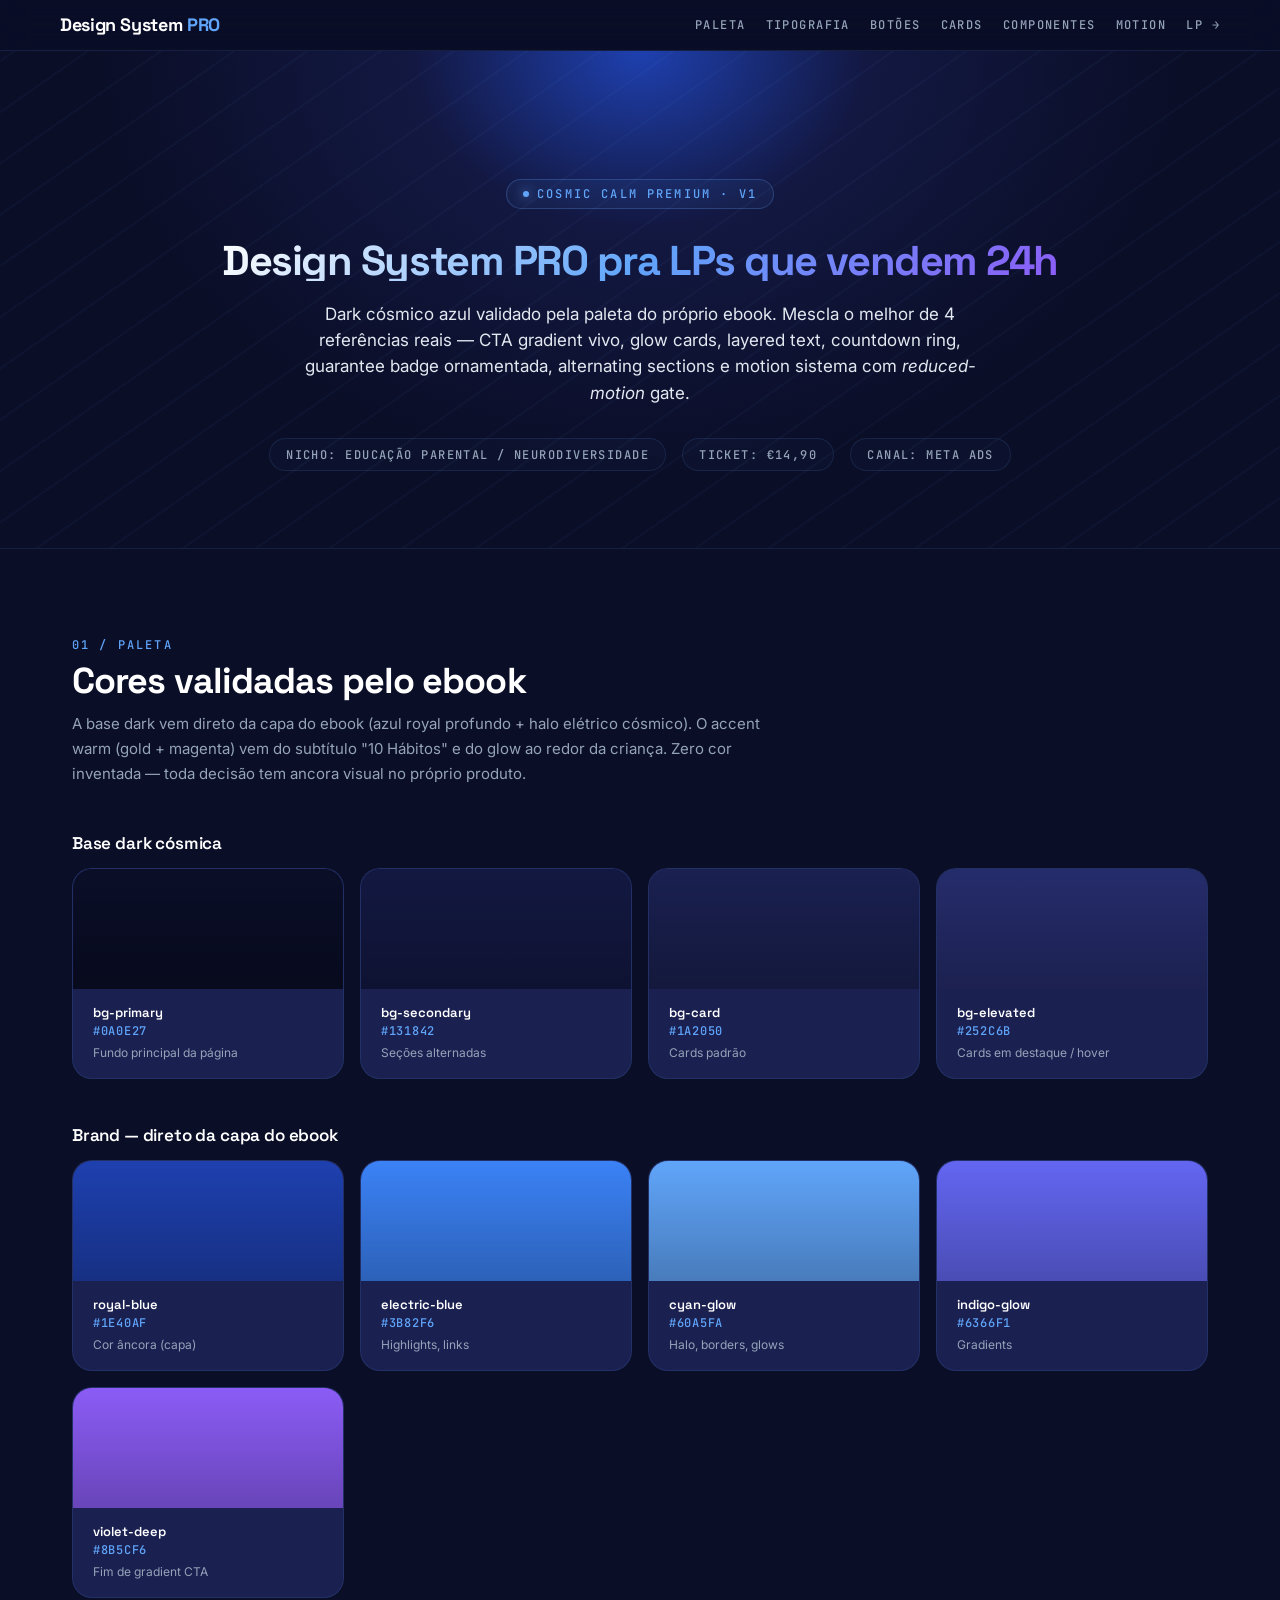
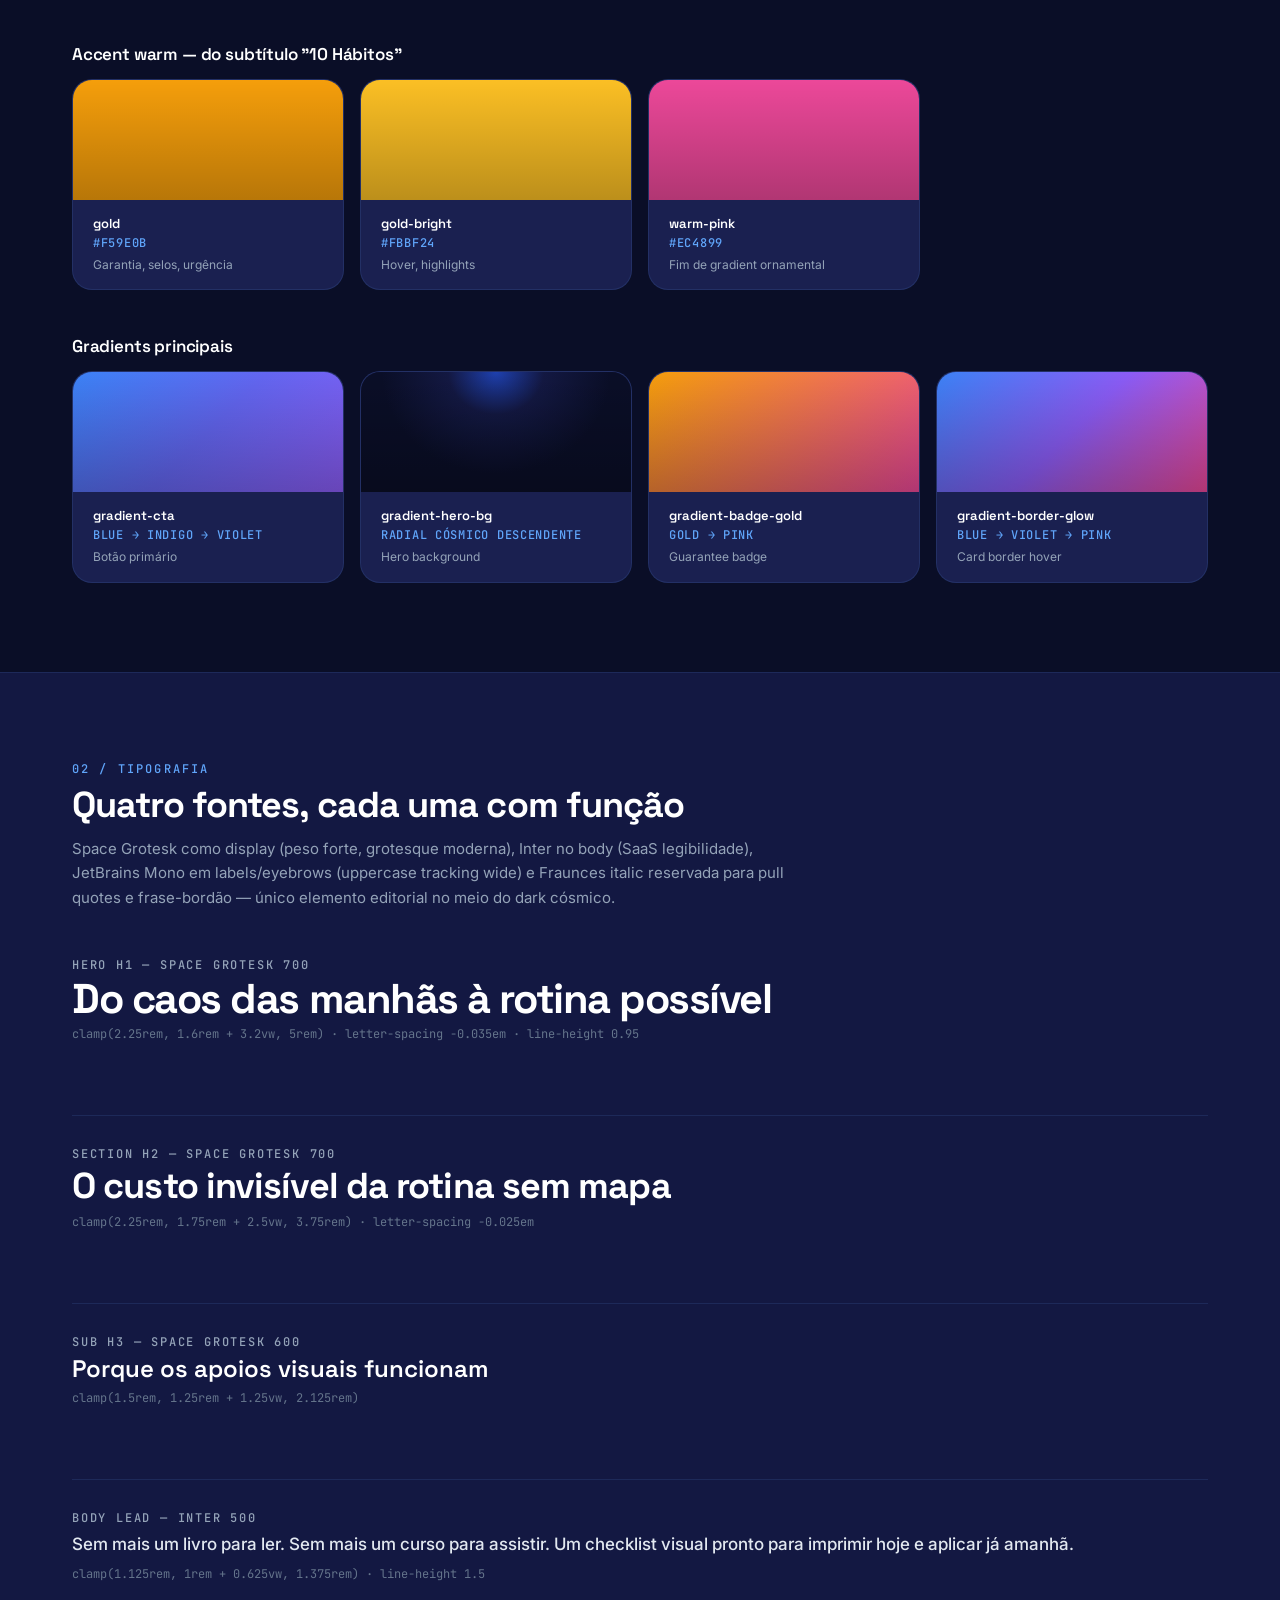
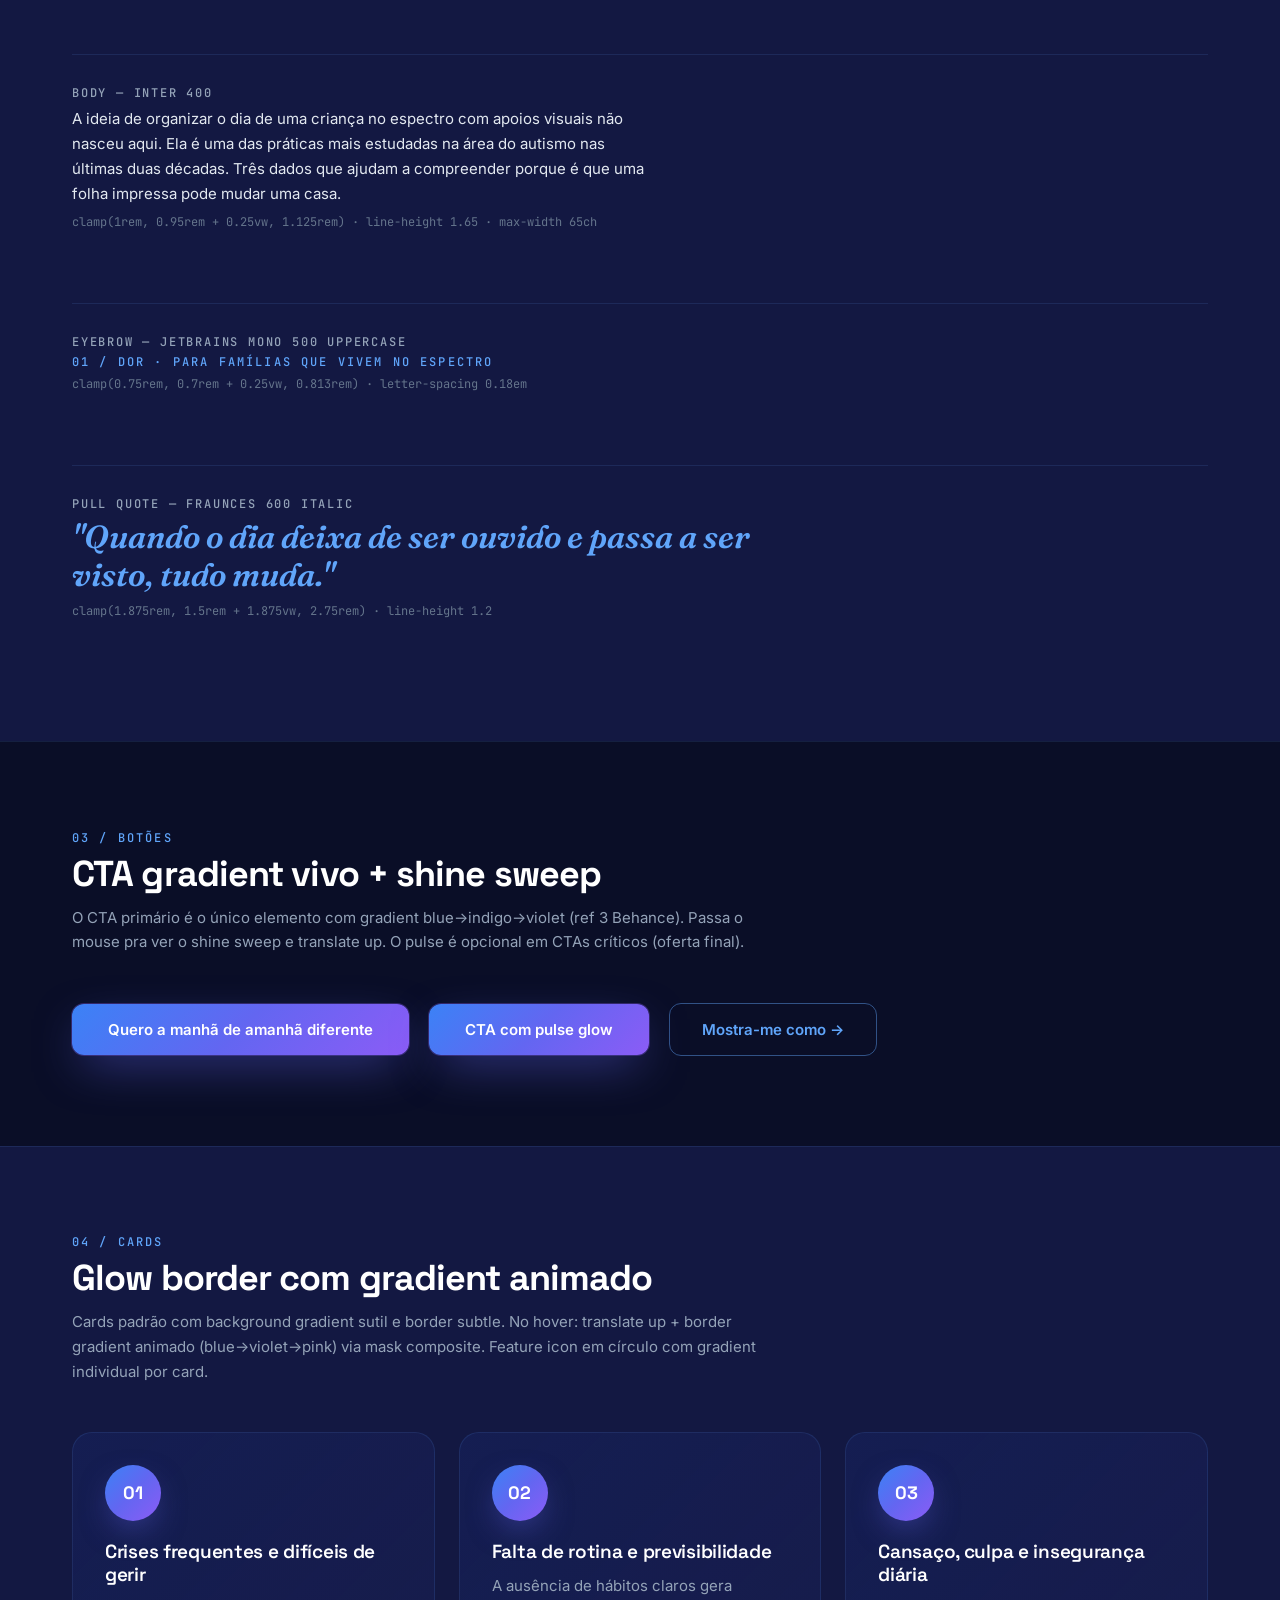
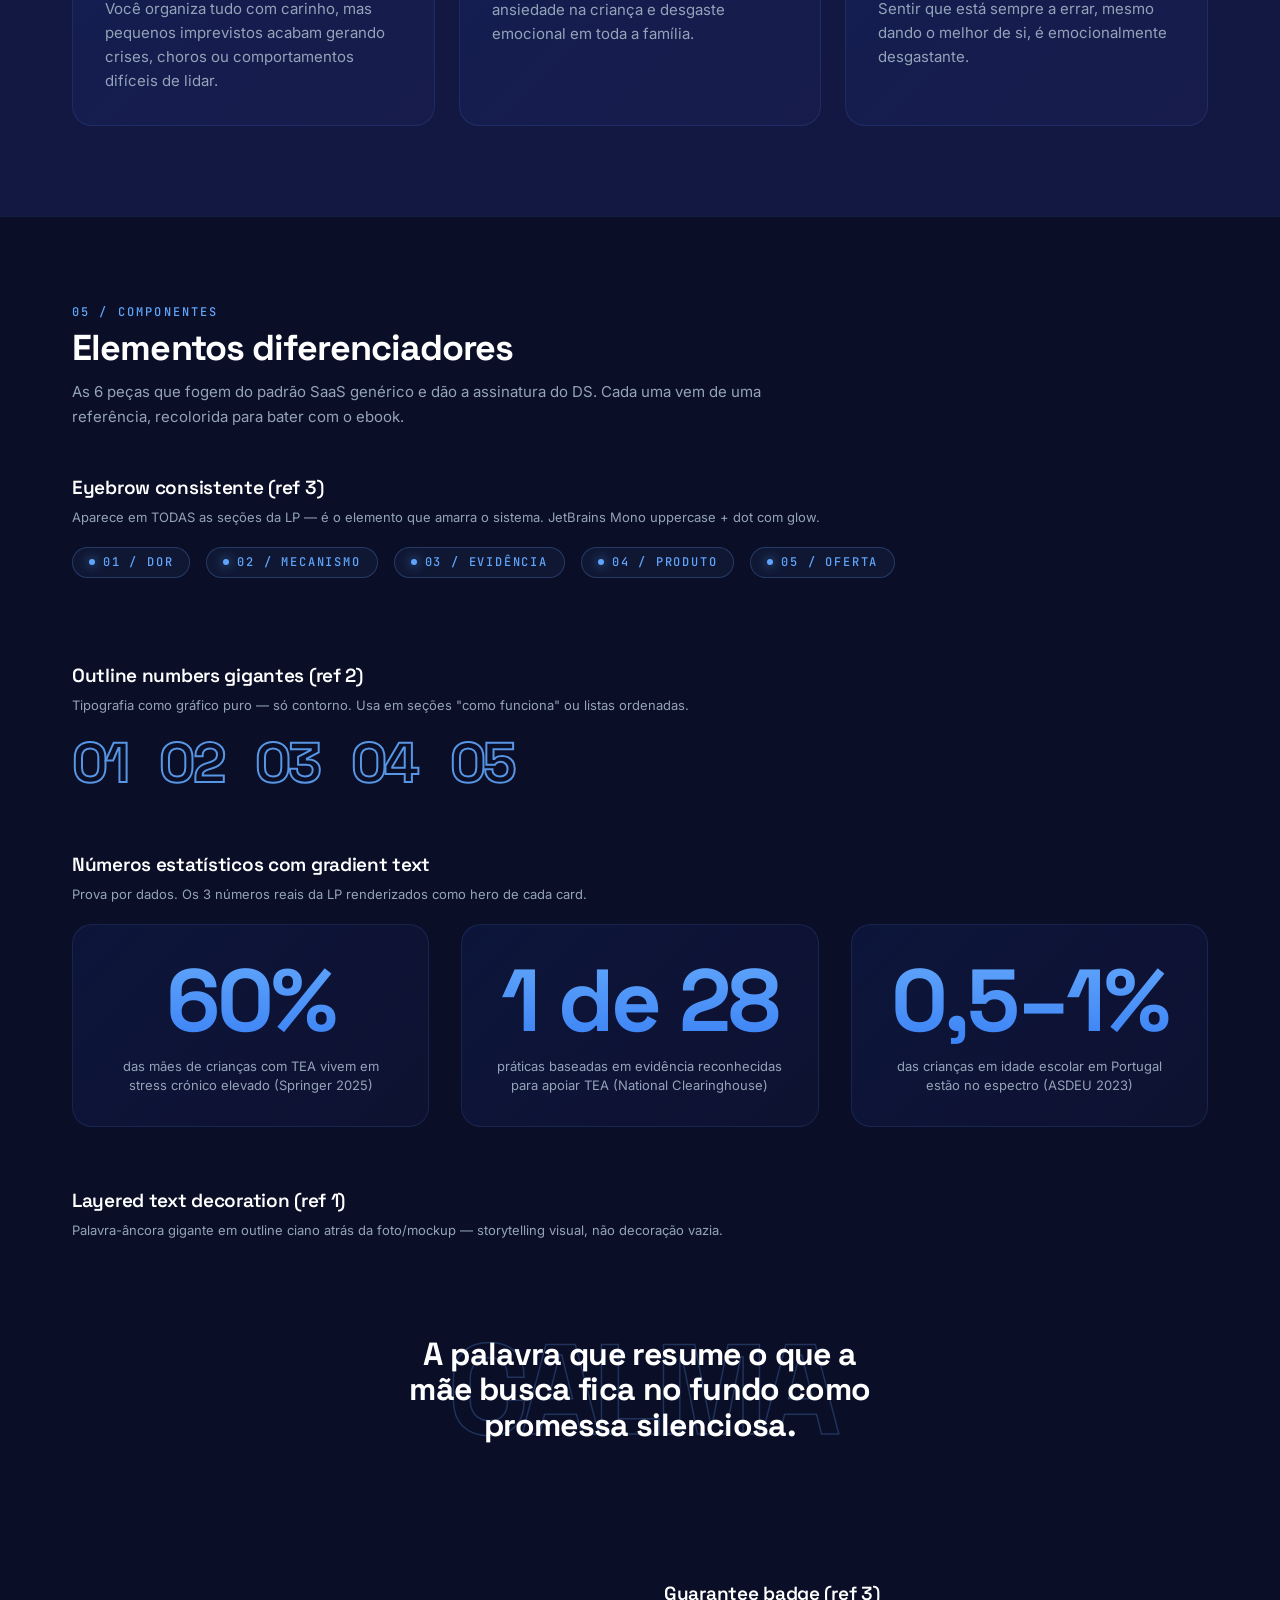
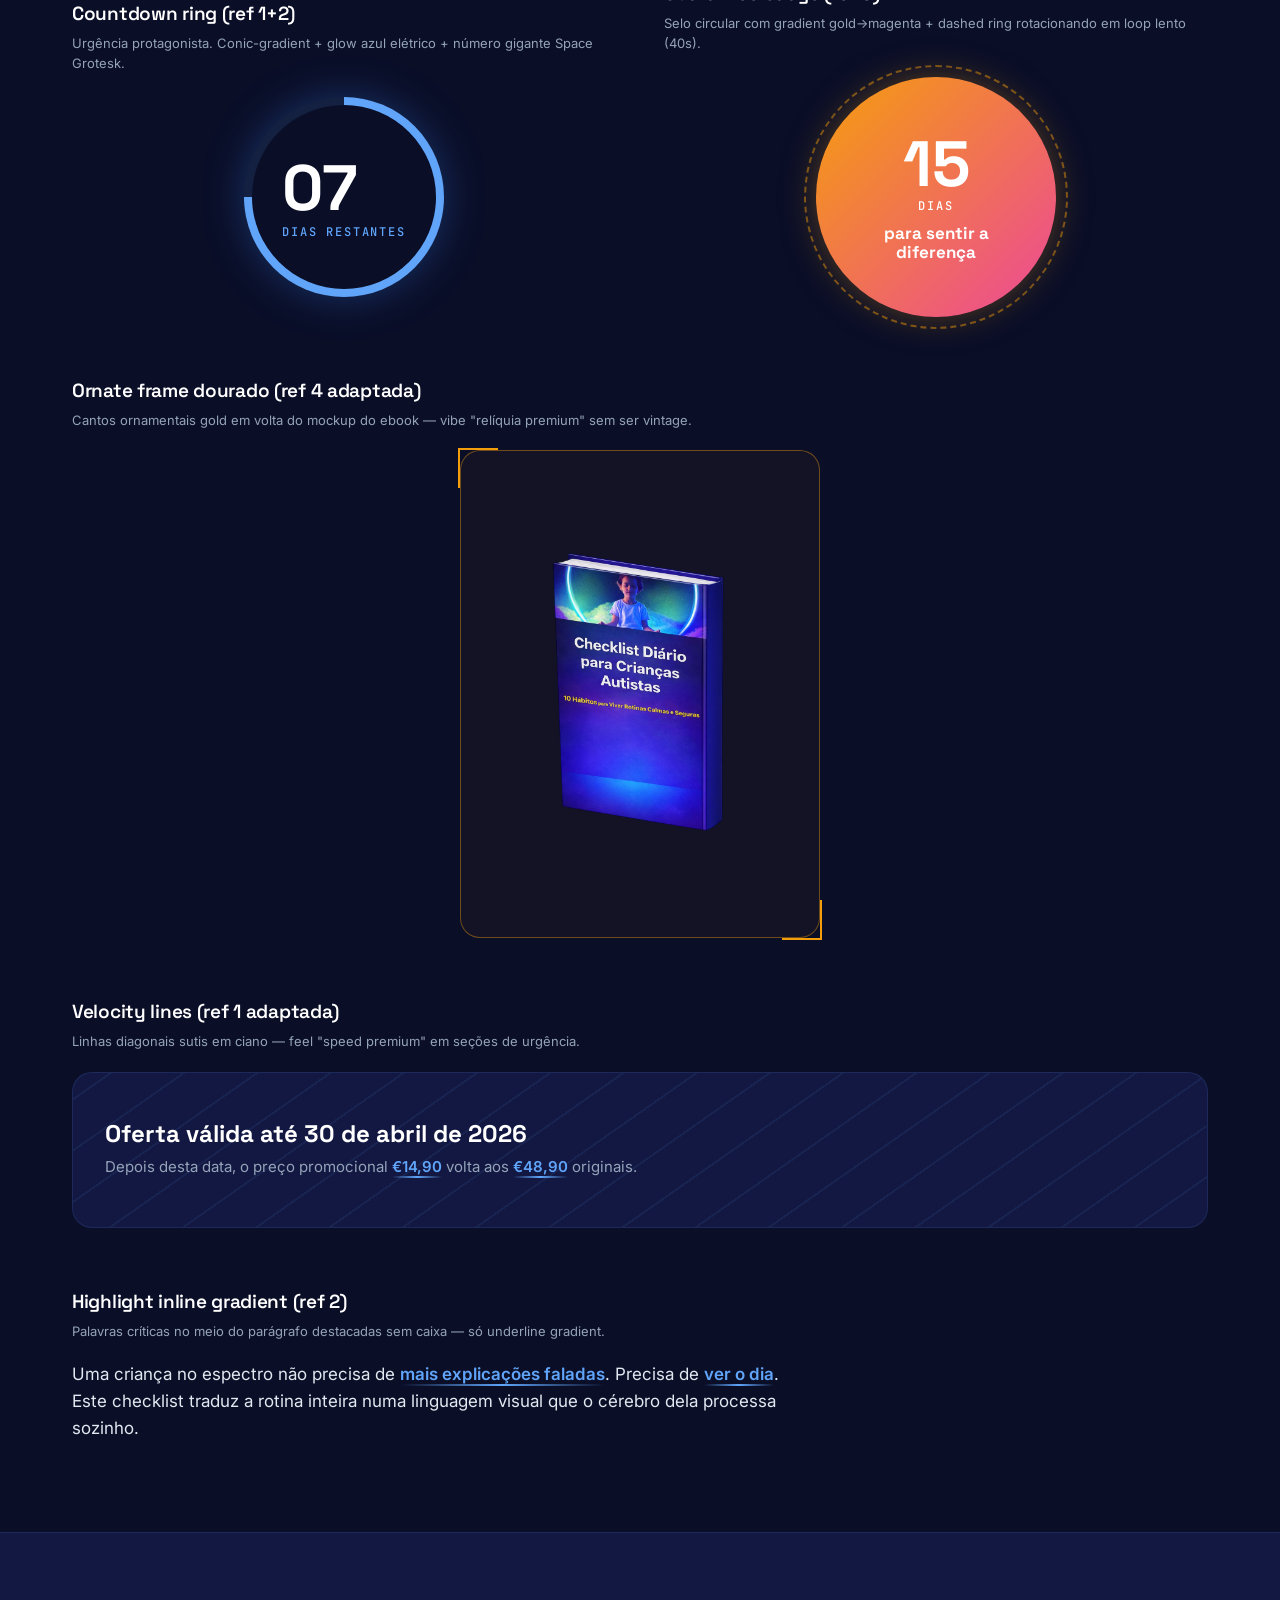
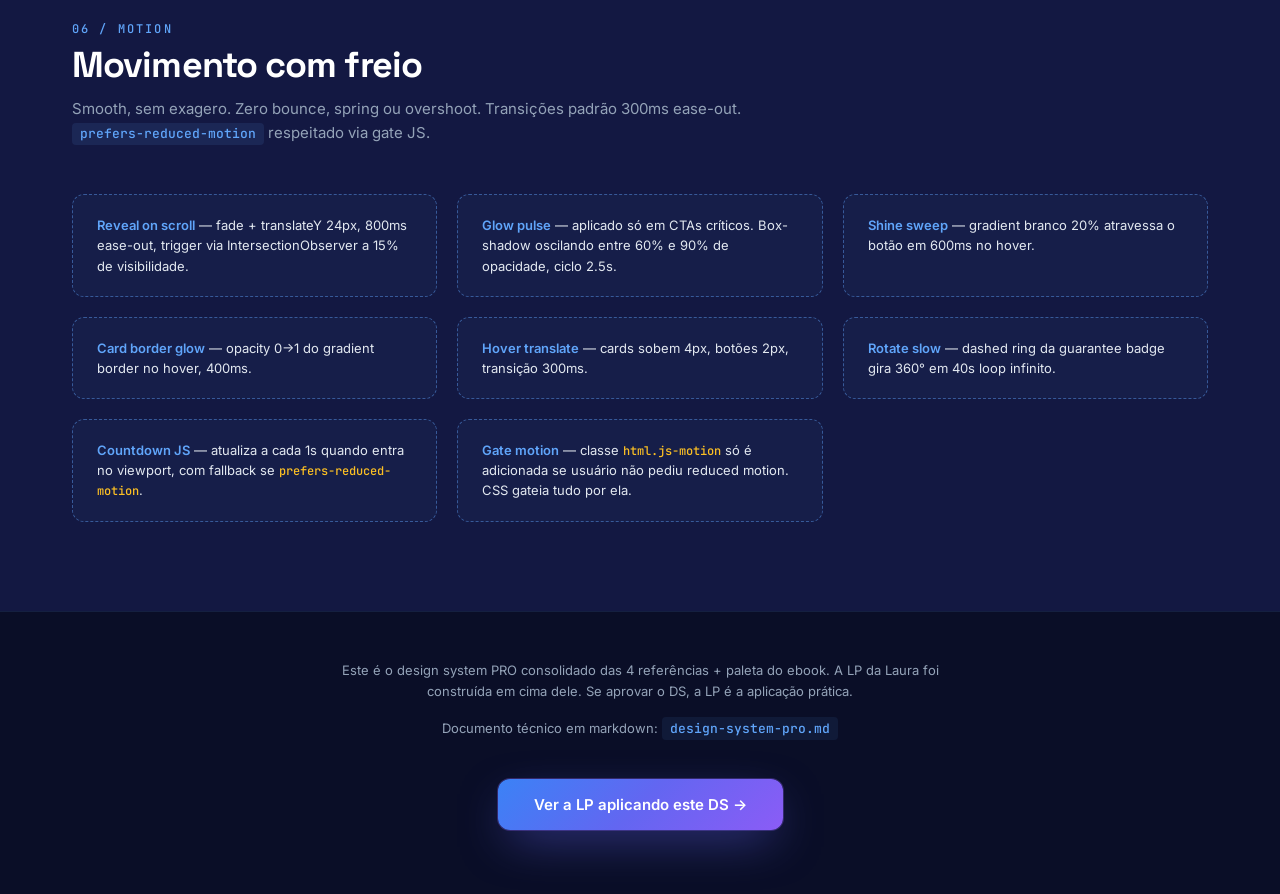
<file: design-system/index.html>
<!DOCTYPE html>
<html lang="pt-PT">
<head>
<meta charset="UTF-8">
<meta name="viewport" content="width=device-width, initial-scale=1.0">
<title>Design System PRO — Cosmic Calm Premium</title>
<meta name="description" content="Showcase visual do Design System PRO criado para a LP Laura — dark cósmico azul, mesclando o melhor de 4 referências.">
<link rel="stylesheet" href="../assets/styles.css">
<style>
  /* Overrides só do showcase (não afetam a LP) */
  .ds-nav {
    position: sticky; top: 0; z-index: 100;
    background: rgba(10,14,39,0.85); backdrop-filter: blur(16px);
    border-bottom: 1px solid var(--border-subtle);
    padding: 1rem 0;
  }
  .ds-nav__inner {
    max-width: var(--container-max);
    margin: 0 auto;
    padding: 0 var(--container-px-mobile);
    display: flex; align-items: center; justify-content: space-between;
    gap: 1rem; flex-wrap: wrap;
  }
  .ds-nav__brand {
    font: 700 1.125rem/1 var(--font-display);
    color: var(--text-primary);
    letter-spacing: -0.02em;
  }
  .ds-nav__brand span { color: var(--cyan-glow); }
  .ds-nav__links { display: flex; gap: 1.25rem; flex-wrap: wrap; }
  .ds-nav__links a {
    font: 500 var(--text-xs)/1 var(--font-mono);
    text-transform: uppercase; letter-spacing: 0.12em;
    color: var(--text-muted);
  }
  .ds-nav__links a:hover { color: var(--cyan-glow); }

  .ds-hero {
    padding: clamp(5rem, 10vw, 9rem) 0 clamp(4rem, 6vw, 6rem);
    background: var(--gradient-hero-bg);
    position: relative; overflow: hidden;
    text-align: center;
  }
  .ds-hero::before {
    content:''; position:absolute; inset:0;
    background-image: repeating-linear-gradient(-35deg, transparent 0 40px, rgba(96,165,250,0.04) 40px 42px);
    pointer-events:none;
  }
  .ds-hero__inner { max-width: 880px; margin:0 auto; padding: 0 var(--container-px-mobile); position:relative; }
  .ds-hero__eyebrow {
    display: inline-flex; align-items:center; gap:.5rem;
    font: 500 var(--text-xs)/1 var(--font-mono);
    text-transform: uppercase; letter-spacing: 0.18em;
    color: var(--cyan-glow);
    padding: 0.5rem 1rem;
    border: 1px solid var(--border-normal);
    border-radius: var(--radius-full);
    background: rgba(96,165,250,0.06);
    margin-bottom: 2rem;
  }
  .ds-hero__eyebrow::before { content:''; width:6px; height:6px; border-radius:50%; background: var(--cyan-glow); box-shadow: 0 0 12px var(--cyan-glow); }
  .ds-hero h1 {
    font: 700 var(--text-hero)/0.95 var(--font-display);
    letter-spacing: -0.035em;
    background: linear-gradient(135deg, #FFFFFF 0%, #60A5FA 50%, #8B5CF6 100%);
    -webkit-background-clip: text; background-clip: text; color: transparent;
    margin-bottom: 1.25rem;
  }
  .ds-hero__sub {
    font: 400 var(--text-lg)/1.55 var(--font-body);
    color: var(--text-body); max-width: 680px; margin: 0 auto 2rem;
  }
  .ds-hero__meta { display: flex; gap: 1rem; justify-content: center; flex-wrap: wrap; font: 500 var(--text-xs)/1 var(--font-mono); text-transform: uppercase; letter-spacing: 0.12em; color: var(--text-muted); }
  .ds-hero__meta span { display: inline-flex; align-items: center; gap: .5rem; padding: .6rem 1rem; border: 1px solid var(--border-subtle); border-radius: var(--radius-full); background: rgba(96,165,250,0.03); }

  .ds-section {
    padding: clamp(4rem, 7vw, 7rem) 0;
    background: var(--bg-primary);
    border-top: 1px solid var(--border-subtle);
  }
  .ds-section--alt { background: var(--bg-secondary); }
  .ds-section__inner { max-width: var(--container-max); margin: 0 auto; padding: 0 var(--container-px-mobile); }
  @media (min-width:768px){ .ds-section__inner { padding: 0 var(--container-px-desktop);} }
  .ds-section__head { margin-bottom: 3rem; }
  .ds-section__eyebrow {
    font: 500 var(--text-xs)/1 var(--font-mono);
    text-transform: uppercase; letter-spacing: 0.18em;
    color: var(--cyan-glow); margin-bottom: 0.75rem;
  }
  .ds-section__title {
    font: 700 var(--text-4xl)/1.05 var(--font-display);
    letter-spacing: -0.025em;
    color: var(--text-primary); margin-bottom: .75rem;
  }
  .ds-section__desc { font: 400 var(--text-base)/1.65 var(--font-body); color: var(--text-muted); max-width: 720px; }

  /* Palette swatches */
  .swatch-grid { display:grid; grid-template-columns: repeat(auto-fill, minmax(220px, 1fr)); gap: 1rem; }
  .swatch {
    border-radius: var(--radius-lg);
    overflow: hidden;
    border: 1px solid var(--border-subtle);
    background: var(--bg-card);
    transition: transform .3s, border-color .3s;
  }
  .swatch:hover { transform: translateY(-4px); border-color: var(--border-strong); }
  .swatch__color { height: 120px; position: relative; }
  .swatch__color::after {
    content: ''; position: absolute; inset: 0;
    background: linear-gradient(180deg, transparent 0%, rgba(0,0,0,0.25) 100%);
    pointer-events: none;
  }
  .swatch__meta { padding: 1rem 1.25rem; }
  .swatch__name { font: 600 var(--text-sm)/1.2 var(--font-display); color: var(--text-primary); margin-bottom: .3rem; }
  .swatch__hex { font: 500 var(--text-xs)/1 var(--font-mono); color: var(--cyan-glow); text-transform: uppercase; letter-spacing: 0.06em; }
  .swatch__use { font: 400 var(--text-xs)/1.4 var(--font-body); color: var(--text-muted); margin-top: .5rem; }

  /* Typography demo */
  .type-list { display: flex; flex-direction: column; gap: 2.5rem; }
  .type-item { padding: 2rem 0; border-top: 1px solid var(--border-subtle); display: grid; gap: .5rem; }
  .type-item:first-child { border-top: 0; padding-top: 0; }
  .type-label { font: 500 var(--text-xs)/1 var(--font-mono); text-transform: uppercase; letter-spacing: 0.15em; color: var(--text-muted); }
  .type-meta { font: 400 var(--text-xs)/1.4 var(--font-mono); color: var(--text-faint); }
  .type-sample--hero { font: 700 var(--text-hero)/0.95 var(--font-display); letter-spacing: -0.035em; color: var(--text-primary); }
  .type-sample--h1 { font: 700 var(--text-5xl)/1 var(--font-display); letter-spacing: -0.03em; color: var(--text-primary); }
  .type-sample--h2 { font: 700 var(--text-4xl)/1.05 var(--font-display); letter-spacing: -0.025em; color: var(--text-primary); }
  .type-sample--h3 { font: 600 var(--text-2xl)/1.1 var(--font-display); color: var(--text-primary); }
  .type-sample--lead { font: 500 var(--text-lg)/1.5 var(--font-body); color: var(--text-body); }
  .type-sample--body { font: 400 var(--text-base)/1.65 var(--font-body); color: var(--text-body); max-width: 65ch; }
  .type-sample--eyebrow { font: 500 var(--text-xs)/1 var(--font-mono); text-transform: uppercase; letter-spacing: 0.18em; color: var(--cyan-glow); }
  .type-sample--quote { font: 600 var(--text-3xl)/1.2 var(--font-serif); font-style: italic; color: var(--cyan-glow); max-width: 700px; }

  /* Button showcase */
  .btn-row { display: flex; gap: 1.25rem; flex-wrap: wrap; align-items: center; }
  .btn-primary {
    display: inline-flex; align-items: center; gap: .625rem;
    background: var(--gradient-cta);
    color: white;
    font: 600 var(--text-base)/1 var(--font-body);
    padding: 1.125rem 2.25rem;
    border-radius: var(--radius-md);
    box-shadow: var(--shadow-cta);
    position: relative; overflow: hidden;
    transition: transform .3s, box-shadow .3s;
    text-transform: none; letter-spacing: 0;
  }
  .btn-primary::before {
    content: ''; position: absolute; inset: 0;
    background: linear-gradient(90deg, transparent, rgba(255,255,255,0.25), transparent);
    transform: translateX(-150%);
    transition: transform .6s;
  }
  .btn-primary:hover { transform: translateY(-2px); box-shadow: 0 24px 64px -12px rgba(99,102,241,0.7); }
  .btn-primary:hover::before { transform: translateX(150%); }
  .btn-secondary {
    display: inline-flex; align-items: center; gap: .625rem;
    background: transparent; color: var(--cyan-glow);
    font: 600 var(--text-base)/1 var(--font-body);
    padding: 1.125rem 2rem;
    border: 1px solid var(--border-strong);
    border-radius: var(--radius-md);
    transition: background .3s, border-color .3s;
  }
  .btn-secondary:hover { background: rgba(96,165,250,0.08); border-color: var(--cyan-glow); }
  @keyframes pulse-glow {
    0%,100% { box-shadow: 0 16px 48px -12px rgba(99,102,241,0.6); }
    50%     { box-shadow: 0 24px 72px -8px rgba(139,92,246,0.9); }
  }
  .btn-primary.is-pulsing { animation: pulse-glow 2.5s ease-in-out infinite; }

  /* Card showcase */
  .card-grid { display: grid; grid-template-columns: repeat(auto-fit, minmax(280px, 1fr)); gap: 1.5rem; }
  .card-glow {
    background: var(--gradient-card);
    border: 1px solid var(--border-subtle);
    border-radius: var(--radius-lg);
    padding: 2rem;
    position: relative;
    transition: border-color .3s, transform .3s;
  }
  .card-glow::before {
    content: ''; position: absolute; inset: -1px;
    border-radius: inherit;
    padding: 1.5px;
    background: var(--gradient-border-glow);
    -webkit-mask: linear-gradient(#000 0 0) content-box, linear-gradient(#000 0 0);
    -webkit-mask-composite: xor; mask-composite: exclude;
    opacity: 0; transition: opacity .4s;
    pointer-events: none;
  }
  .card-glow:hover { transform: translateY(-4px); border-color: transparent; }
  .card-glow:hover::before { opacity: 1; }
  .card-glow__icon {
    width: 56px; height: 56px;
    border-radius: 50%;
    background: var(--gradient-cta);
    display: grid; place-items: center;
    box-shadow: 0 12px 32px -8px rgba(99,102,241,0.5);
    color: white; font: 700 1.125rem/1 var(--font-display);
    margin-bottom: 1.25rem;
  }
  .card-glow h3 { font: 600 var(--text-xl)/1.2 var(--font-display); color: var(--text-primary); margin-bottom: .625rem; letter-spacing: -0.015em; }
  .card-glow p { font: 400 var(--text-base)/1.6 var(--font-body); color: var(--text-muted); }

  /* Outline numbers */
  .outline-numbers { display: flex; gap: 2rem; flex-wrap: wrap; }
  .outline-number {
    font: 700 var(--text-6xl)/1 var(--font-display);
    color: transparent;
    -webkit-text-stroke: 2px var(--cyan-glow);
    letter-spacing: -0.05em;
    opacity: 0.9;
  }

  /* Layered text decoration */
  .layered-demo { position: relative; padding: 4rem 0; display: grid; place-items: center; min-height: 260px; }
  .layered-word {
    position: absolute;
    font: 700 clamp(4rem, 10vw, 9rem)/0.85 var(--font-display);
    color: transparent;
    -webkit-text-stroke: 1.5px rgba(96,165,250,0.25);
    letter-spacing: -0.06em;
    text-transform: uppercase;
    pointer-events: none;
    user-select: none;
    white-space: nowrap;
  }
  .layered-demo__front {
    position: relative; z-index: 2;
    font: 700 var(--text-3xl)/1.1 var(--font-display);
    color: var(--text-primary); text-align: center; max-width: 500px;
    letter-spacing: -0.02em;
  }

  /* Countdown ring */
  .countdown-ring {
    width: 200px; height: 200px;
    border-radius: 50%;
    background: conic-gradient(var(--cyan-glow) 0deg, var(--cyan-glow) 270deg, rgba(96,165,250,0.12) 270deg, rgba(96,165,250,0.12) 360deg);
    display: grid; place-items: center;
    box-shadow: var(--shadow-glow-blue);
    position: relative;
    margin: 0 auto;
  }
  .countdown-ring::before {
    content: ''; position: absolute; inset: 8px;
    background: var(--bg-primary);
    border-radius: inherit;
  }
  .countdown-ring__num {
    position: relative;
    font: 700 clamp(3rem, 6vw, 4rem)/1 var(--font-display);
    color: white;
  }
  .countdown-ring__label {
    position: relative;
    font: 500 var(--text-xs)/1 var(--font-mono);
    text-transform: uppercase;
    letter-spacing: 0.15em;
    color: var(--cyan-glow);
    margin-top: 0.4rem;
  }

  /* Guarantee badge */
  .guarantee-badge {
    width: 240px; height: 240px;
    border-radius: 50%;
    background: var(--gradient-badge-gold);
    display: grid; place-items: center;
    padding: 2rem;
    text-align: center;
    color: white;
    font: 700 var(--text-lg)/1.15 var(--font-display);
    box-shadow: var(--shadow-glow-gold);
    position: relative;
    margin: 0 auto;
  }
  .guarantee-badge::before {
    content: ''; position: absolute; inset: -12px;
    border-radius: inherit;
    border: 2px dashed rgba(245, 158, 11, 0.45);
    animation: rotate-slow 40s linear infinite;
  }
  @keyframes rotate-slow { to { transform: rotate(360deg); } }
  .guarantee-badge__num { font: 700 clamp(3rem, 6vw, 4rem)/1 var(--font-display); display: block; margin-bottom: .25rem; }
  .guarantee-badge__unit { font: 500 .75rem/1 var(--font-mono); text-transform: uppercase; letter-spacing: 0.15em; display: block; margin-bottom: .75rem; }

  /* Eyebrow showcase */
  .eyebrow-row { display: flex; gap: 1rem; flex-wrap: wrap; }
  .eyebrow {
    display: inline-flex; align-items: center; gap: .5rem;
    font: 500 var(--text-xs)/1 var(--font-mono);
    text-transform: uppercase; letter-spacing: 0.15em;
    color: var(--cyan-glow);
    padding: 0.55rem 1rem;
    border: 1px solid var(--border-normal);
    border-radius: var(--radius-full);
    background: rgba(96,165,250,0.06);
  }
  .eyebrow::before { content: ''; width: 6px; height: 6px; border-radius: 50%; background: var(--cyan-glow); box-shadow: 0 0 12px var(--cyan-glow); }

  /* Ornate frame */
  .ornate-frame {
    position: relative;
    padding: 3rem 2rem;
    border: 1px solid var(--border-gold);
    border-radius: var(--radius-lg);
    background: rgba(245,158,11,0.04);
    max-width: 360px;
    margin: 0 auto;
    text-align: center;
  }
  .ornate-frame::before,
  .ornate-frame::after {
    content: ''; position: absolute; width: 40px; height: 40px; border: 2px solid var(--gold); pointer-events:none;
  }
  .ornate-frame::before { top: -3px; left: -3px; border-right: 0; border-bottom: 0; }
  .ornate-frame::after  { bottom: -3px; right: -3px; border-left: 0; border-top: 0; }
  .ornate-frame img { width: 100%; max-width: 260px; margin: 0 auto; }

  /* Velocity lines */
  .velocity-demo {
    position: relative;
    padding: 3rem 2rem;
    border-radius: var(--radius-lg);
    background: var(--bg-secondary);
    border: 1px solid var(--border-subtle);
    overflow: hidden;
  }
  .velocity-demo::before {
    content: ''; position: absolute; inset: 0;
    background-image: repeating-linear-gradient(-35deg, transparent 0 40px, rgba(96,165,250,0.08) 40px 42px);
    pointer-events: none;
  }
  .velocity-demo > * { position: relative; }
  .velocity-demo h4 { font: 700 var(--text-2xl)/1.1 var(--font-display); color: white; margin-bottom: .5rem; }
  .velocity-demo p { font: 400 var(--text-base)/1.6 var(--font-body); color: var(--text-muted); }

  /* Highlight inline */
  .highlight {
    color: var(--cyan-glow); font-weight: 600; position: relative;
  }
  .highlight::after {
    content: ''; position: absolute; left: 0; right: 0; bottom: -2px;
    height: 2px;
    background: linear-gradient(90deg, transparent, var(--cyan-glow), transparent);
  }

  /* Stat big numbers */
  .stat-grid { display: grid; grid-template-columns: repeat(auto-fit, minmax(240px, 1fr)); gap: 2rem; }
  .stat-card {
    padding: 2rem;
    background: var(--gradient-card);
    border: 1px solid var(--border-subtle);
    border-radius: var(--radius-lg);
    text-align: center;
  }
  .stat-card__num {
    font: 700 clamp(3.5rem, 6vw + 1rem, 5.5rem)/1 var(--font-display);
    background: var(--gradient-number-outline);
    -webkit-background-clip: text; background-clip: text; color: transparent;
    letter-spacing: -0.03em;
    display: block; margin-bottom: .75rem;
  }
  .stat-card__label {
    font: 400 var(--text-sm)/1.4 var(--font-body);
    color: var(--text-muted);
  }

  /* Motion demo placeholder */
  .motion-note {
    padding: 1.25rem 1.5rem;
    border: 1px dashed var(--border-strong);
    border-radius: var(--radius-md);
    background: rgba(96,165,250,0.04);
    font: 400 var(--text-sm)/1.55 var(--font-body);
    color: var(--text-body);
  }
  .motion-note strong { color: var(--cyan-glow); font-weight: 600; }

  /* Footer */
  .ds-footer {
    padding: 3rem 0 4rem;
    text-align: center;
    border-top: 1px solid var(--border-subtle);
    background: var(--bg-primary);
  }
  .ds-footer p { font: 400 var(--text-sm)/1.6 var(--font-body); color: var(--text-muted); max-width: 640px; margin: 0 auto 1rem; }
  .ds-footer a.btn-primary { margin-top: .5rem; }
</style>
</head>
<body>

<!-- NAV -->
<nav class="ds-nav">
  <div class="ds-nav__inner">
    <div class="ds-nav__brand">Design System <span>PRO</span></div>
    <div class="ds-nav__links">
      <a href="#paleta">Paleta</a>
      <a href="#tipografia">Tipografia</a>
      <a href="#botoes">Botões</a>
      <a href="#cards">Cards</a>
      <a href="#componentes">Componentes</a>
      <a href="#motion">Motion</a>
      <a href="../">LP →</a>
    </div>
  </div>
</nav>

<!-- HERO -->
<header class="ds-hero">
  <div class="ds-hero__inner">
    <div class="ds-hero__eyebrow">Cosmic Calm Premium · v1</div>
    <h1>Design System PRO pra LPs que vendem 24h</h1>
    <p class="ds-hero__sub">Dark cósmico azul validado pela paleta do próprio ebook. Mescla o melhor de 4 referências reais — CTA gradient vivo, glow cards, layered text, countdown ring, guarantee badge ornamentada, alternating sections e motion sistema com <em>reduced-motion</em> gate.</p>
    <div class="ds-hero__meta">
      <span>Nicho: Educação parental / Neurodiversidade</span>
      <span>Ticket: €14,90</span>
      <span>Canal: Meta Ads</span>
    </div>
  </div>
</header>

<!-- PALETA -->
<section class="ds-section" id="paleta">
  <div class="ds-section__inner">
    <div class="ds-section__head">
      <p class="ds-section__eyebrow">01 / Paleta</p>
      <h2 class="ds-section__title">Cores validadas pelo ebook</h2>
      <p class="ds-section__desc">A base dark vem direto da capa do ebook (azul royal profundo + halo elétrico cósmico). O accent warm (gold + magenta) vem do subtítulo "10 Hábitos" e do glow ao redor da criança. Zero cor inventada — toda decisão tem ancora visual no próprio produto.</p>
    </div>

    <h3 style="font: 600 var(--text-lg)/1 var(--font-display); color: var(--text-primary); margin-bottom: 1rem; letter-spacing: -0.01em;">Base dark cósmica</h3>
    <div class="swatch-grid" style="margin-bottom: 3rem;">
      <div class="swatch">
        <div class="swatch__color" style="background:#0A0E27"></div>
        <div class="swatch__meta"><div class="swatch__name">bg-primary</div><div class="swatch__hex">#0A0E27</div><div class="swatch__use">Fundo principal da página</div></div>
      </div>
      <div class="swatch">
        <div class="swatch__color" style="background:#131842"></div>
        <div class="swatch__meta"><div class="swatch__name">bg-secondary</div><div class="swatch__hex">#131842</div><div class="swatch__use">Seções alternadas</div></div>
      </div>
      <div class="swatch">
        <div class="swatch__color" style="background:#1A2050"></div>
        <div class="swatch__meta"><div class="swatch__name">bg-card</div><div class="swatch__hex">#1A2050</div><div class="swatch__use">Cards padrão</div></div>
      </div>
      <div class="swatch">
        <div class="swatch__color" style="background:#252C6B"></div>
        <div class="swatch__meta"><div class="swatch__name">bg-elevated</div><div class="swatch__hex">#252C6B</div><div class="swatch__use">Cards em destaque / hover</div></div>
      </div>
    </div>

    <h3 style="font: 600 var(--text-lg)/1 var(--font-display); color: var(--text-primary); margin-bottom: 1rem; letter-spacing: -0.01em;">Brand — direto da capa do ebook</h3>
    <div class="swatch-grid" style="margin-bottom: 3rem;">
      <div class="swatch">
        <div class="swatch__color" style="background:#1E40AF"></div>
        <div class="swatch__meta"><div class="swatch__name">royal-blue</div><div class="swatch__hex">#1E40AF</div><div class="swatch__use">Cor âncora (capa)</div></div>
      </div>
      <div class="swatch">
        <div class="swatch__color" style="background:#3B82F6"></div>
        <div class="swatch__meta"><div class="swatch__name">electric-blue</div><div class="swatch__hex">#3B82F6</div><div class="swatch__use">Highlights, links</div></div>
      </div>
      <div class="swatch">
        <div class="swatch__color" style="background:#60A5FA"></div>
        <div class="swatch__meta"><div class="swatch__name">cyan-glow</div><div class="swatch__hex">#60A5FA</div><div class="swatch__use">Halo, borders, glows</div></div>
      </div>
      <div class="swatch">
        <div class="swatch__color" style="background:#6366F1"></div>
        <div class="swatch__meta"><div class="swatch__name">indigo-glow</div><div class="swatch__hex">#6366F1</div><div class="swatch__use">Gradients</div></div>
      </div>
      <div class="swatch">
        <div class="swatch__color" style="background:#8B5CF6"></div>
        <div class="swatch__meta"><div class="swatch__name">violet-deep</div><div class="swatch__hex">#8B5CF6</div><div class="swatch__use">Fim de gradient CTA</div></div>
      </div>
    </div>

    <h3 style="font: 600 var(--text-lg)/1 var(--font-display); color: var(--text-primary); margin-bottom: 1rem; letter-spacing: -0.01em;">Accent warm — do subtítulo "10 Hábitos"</h3>
    <div class="swatch-grid" style="margin-bottom: 3rem;">
      <div class="swatch">
        <div class="swatch__color" style="background:#F59E0B"></div>
        <div class="swatch__meta"><div class="swatch__name">gold</div><div class="swatch__hex">#F59E0B</div><div class="swatch__use">Garantia, selos, urgência</div></div>
      </div>
      <div class="swatch">
        <div class="swatch__color" style="background:#FBBF24"></div>
        <div class="swatch__meta"><div class="swatch__name">gold-bright</div><div class="swatch__hex">#FBBF24</div><div class="swatch__use">Hover, highlights</div></div>
      </div>
      <div class="swatch">
        <div class="swatch__color" style="background:#EC4899"></div>
        <div class="swatch__meta"><div class="swatch__name">warm-pink</div><div class="swatch__hex">#EC4899</div><div class="swatch__use">Fim de gradient ornamental</div></div>
      </div>
    </div>

    <h3 style="font: 600 var(--text-lg)/1 var(--font-display); color: var(--text-primary); margin-bottom: 1rem; letter-spacing: -0.01em;">Gradients principais</h3>
    <div class="swatch-grid">
      <div class="swatch">
        <div class="swatch__color" style="background: linear-gradient(135deg, #3B82F6 0%, #6366F1 50%, #8B5CF6 100%)"></div>
        <div class="swatch__meta"><div class="swatch__name">gradient-cta</div><div class="swatch__hex">blue → indigo → violet</div><div class="swatch__use">Botão primário</div></div>
      </div>
      <div class="swatch">
        <div class="swatch__color" style="background: radial-gradient(ellipse at 50% 0%, #1E40AF 0%, #131842 25%, #0A0E27 60%)"></div>
        <div class="swatch__meta"><div class="swatch__name">gradient-hero-bg</div><div class="swatch__hex">radial cósmico descendente</div><div class="swatch__use">Hero background</div></div>
      </div>
      <div class="swatch">
        <div class="swatch__color" style="background: linear-gradient(135deg, #F59E0B 0%, #EC4899 100%)"></div>
        <div class="swatch__meta"><div class="swatch__name">gradient-badge-gold</div><div class="swatch__hex">gold → pink</div><div class="swatch__use">Guarantee badge</div></div>
      </div>
      <div class="swatch">
        <div class="swatch__color" style="background: linear-gradient(135deg, #3B82F6, #8B5CF6, #EC4899)"></div>
        <div class="swatch__meta"><div class="swatch__name">gradient-border-glow</div><div class="swatch__hex">blue → violet → pink</div><div class="swatch__use">Card border hover</div></div>
      </div>
    </div>
  </div>
</section>

<!-- TIPOGRAFIA -->
<section class="ds-section ds-section--alt" id="tipografia">
  <div class="ds-section__inner">
    <div class="ds-section__head">
      <p class="ds-section__eyebrow">02 / Tipografia</p>
      <h2 class="ds-section__title">Quatro fontes, cada uma com função</h2>
      <p class="ds-section__desc">Space Grotesk como display (peso forte, grotesque moderna), Inter no body (SaaS legibilidade), JetBrains Mono em labels/eyebrows (uppercase tracking wide) e Fraunces italic reservada para pull quotes e frase-bordão — único elemento editorial no meio do dark cósmico.</p>
    </div>
    <div class="type-list">
      <div class="type-item">
        <div class="type-label">Hero H1 — Space Grotesk 700</div>
        <div class="type-sample--hero type-sample">Do caos das manhãs à rotina possível</div>
        <div class="type-meta">clamp(2.25rem, 1.6rem + 3.2vw, 5rem) · letter-spacing -0.035em · line-height 0.95</div>
      </div>
      <div class="type-item">
        <div class="type-label">Section H2 — Space Grotesk 700</div>
        <div class="type-sample--h2 type-sample">O custo invisível da rotina sem mapa</div>
        <div class="type-meta">clamp(2.25rem, 1.75rem + 2.5vw, 3.75rem) · letter-spacing -0.025em</div>
      </div>
      <div class="type-item">
        <div class="type-label">Sub H3 — Space Grotesk 600</div>
        <div class="type-sample--h3 type-sample">Porque os apoios visuais funcionam</div>
        <div class="type-meta">clamp(1.5rem, 1.25rem + 1.25vw, 2.125rem)</div>
      </div>
      <div class="type-item">
        <div class="type-label">Body lead — Inter 500</div>
        <p class="type-sample--lead type-sample">Sem mais um livro para ler. Sem mais um curso para assistir. Um checklist visual pronto para imprimir hoje e aplicar já amanhã.</p>
        <div class="type-meta">clamp(1.125rem, 1rem + 0.625vw, 1.375rem) · line-height 1.5</div>
      </div>
      <div class="type-item">
        <div class="type-label">Body — Inter 400</div>
        <p class="type-sample--body type-sample">A ideia de organizar o dia de uma criança no espectro com apoios visuais não nasceu aqui. Ela é uma das práticas mais estudadas na área do autismo nas últimas duas décadas. Três dados que ajudam a compreender porque é que uma folha impressa pode mudar uma casa.</p>
        <div class="type-meta">clamp(1rem, 0.95rem + 0.25vw, 1.125rem) · line-height 1.65 · max-width 65ch</div>
      </div>
      <div class="type-item">
        <div class="type-label">Eyebrow — JetBrains Mono 500 uppercase</div>
        <div class="type-sample--eyebrow type-sample">01 / DOR · PARA FAMÍLIAS QUE VIVEM NO ESPECTRO</div>
        <div class="type-meta">clamp(0.75rem, 0.7rem + 0.25vw, 0.813rem) · letter-spacing 0.18em</div>
      </div>
      <div class="type-item">
        <div class="type-label">Pull quote — Fraunces 600 italic</div>
        <p class="type-sample--quote type-sample">"Quando o dia deixa de ser ouvido e passa a ser visto, tudo muda."</p>
        <div class="type-meta">clamp(1.875rem, 1.5rem + 1.875vw, 2.75rem) · line-height 1.2</div>
      </div>
    </div>
  </div>
</section>

<!-- BOTÕES -->
<section class="ds-section" id="botoes">
  <div class="ds-section__inner">
    <div class="ds-section__head">
      <p class="ds-section__eyebrow">03 / Botões</p>
      <h2 class="ds-section__title">CTA gradient vivo + shine sweep</h2>
      <p class="ds-section__desc">O CTA primário é o único elemento com gradient blue→indigo→violet (ref 3 Behance). Passa o mouse pra ver o shine sweep e translate up. O pulse é opcional em CTAs críticos (oferta final).</p>
    </div>
    <div class="btn-row">
      <button class="btn-primary">Quero a manhã de amanhã diferente</button>
      <button class="btn-primary is-pulsing">CTA com pulse glow</button>
      <button class="btn-secondary">Mostra-me como →</button>
    </div>
  </div>
</section>

<!-- CARDS -->
<section class="ds-section ds-section--alt" id="cards">
  <div class="ds-section__inner">
    <div class="ds-section__head">
      <p class="ds-section__eyebrow">04 / Cards</p>
      <h2 class="ds-section__title">Glow border com gradient animado</h2>
      <p class="ds-section__desc">Cards padrão com background gradient sutil e border subtle. No hover: translate up + border gradient animado (blue→violet→pink) via mask composite. Feature icon em círculo com gradient individual por card.</p>
    </div>
    <div class="card-grid">
      <div class="card-glow">
        <div class="card-glow__icon">01</div>
        <h3>Crises frequentes e difíceis de gerir</h3>
        <p>Você organiza tudo com carinho, mas pequenos imprevistos acabam gerando crises, choros ou comportamentos difíceis de lidar.</p>
      </div>
      <div class="card-glow">
        <div class="card-glow__icon">02</div>
        <h3>Falta de rotina e previsibilidade</h3>
        <p>A ausência de hábitos claros gera ansiedade na criança e desgaste emocional em toda a família.</p>
      </div>
      <div class="card-glow">
        <div class="card-glow__icon">03</div>
        <h3>Cansaço, culpa e insegurança diária</h3>
        <p>Sentir que está sempre a errar, mesmo dando o melhor de si, é emocionalmente desgastante.</p>
      </div>
    </div>
  </div>
</section>

<!-- COMPONENTES DIFERENCIADORES -->
<section class="ds-section" id="componentes">
  <div class="ds-section__inner">
    <div class="ds-section__head">
      <p class="ds-section__eyebrow">05 / Componentes</p>
      <h2 class="ds-section__title">Elementos diferenciadores</h2>
      <p class="ds-section__desc">As 6 peças que fogem do padrão SaaS genérico e dão a assinatura do DS. Cada uma vem de uma referência, recolorida para bater com o ebook.</p>
    </div>

    <!-- Eyebrows -->
    <div style="margin-bottom: 4rem;">
      <h3 style="font: 600 var(--text-xl)/1.1 var(--font-display); color: var(--text-primary); margin-bottom: .5rem;">Eyebrow consistente (ref 3)</h3>
      <p style="font: 400 var(--text-sm)/1.55 var(--font-body); color: var(--text-muted); margin-bottom: 1.25rem;">Aparece em TODAS as seções da LP — é o elemento que amarra o sistema. JetBrains Mono uppercase + dot com glow.</p>
      <div class="eyebrow-row">
        <div class="eyebrow">01 / Dor</div>
        <div class="eyebrow">02 / Mecanismo</div>
        <div class="eyebrow">03 / Evidência</div>
        <div class="eyebrow">04 / Produto</div>
        <div class="eyebrow">05 / Oferta</div>
      </div>
    </div>

    <!-- Outline numbers -->
    <div style="margin-bottom: 4rem;">
      <h3 style="font: 600 var(--text-xl)/1.1 var(--font-display); color: var(--text-primary); margin-bottom: .5rem;">Outline numbers gigantes (ref 2)</h3>
      <p style="font: 400 var(--text-sm)/1.55 var(--font-body); color: var(--text-muted); margin-bottom: 1.25rem;">Tipografia como gráfico puro — só contorno. Usa em seções "como funciona" ou listas ordenadas.</p>
      <div class="outline-numbers">
        <div class="outline-number">01</div>
        <div class="outline-number">02</div>
        <div class="outline-number">03</div>
        <div class="outline-number">04</div>
        <div class="outline-number">05</div>
      </div>
    </div>

    <!-- Stat big numbers -->
    <div style="margin-bottom: 4rem;">
      <h3 style="font: 600 var(--text-xl)/1.1 var(--font-display); color: var(--text-primary); margin-bottom: .5rem;">Números estatísticos com gradient text</h3>
      <p style="font: 400 var(--text-sm)/1.55 var(--font-body); color: var(--text-muted); margin-bottom: 1.25rem;">Prova por dados. Os 3 números reais da LP renderizados como hero de cada card.</p>
      <div class="stat-grid">
        <div class="stat-card">
          <span class="stat-card__num">60%</span>
          <p class="stat-card__label">das mães de crianças com TEA vivem em stress crónico elevado (Springer 2025)</p>
        </div>
        <div class="stat-card">
          <span class="stat-card__num">1 de 28</span>
          <p class="stat-card__label">práticas baseadas em evidência reconhecidas para apoiar TEA (National Clearinghouse)</p>
        </div>
        <div class="stat-card">
          <span class="stat-card__num">0,5–1%</span>
          <p class="stat-card__label">das crianças em idade escolar em Portugal estão no espectro (ASDEU 2023)</p>
        </div>
      </div>
    </div>

    <!-- Layered text -->
    <div style="margin-bottom: 4rem;">
      <h3 style="font: 600 var(--text-xl)/1.1 var(--font-display); color: var(--text-primary); margin-bottom: .5rem;">Layered text decoration (ref 1)</h3>
      <p style="font: 400 var(--text-sm)/1.55 var(--font-body); color: var(--text-muted); margin-bottom: 1.25rem;">Palavra-âncora gigante em outline ciano atrás da foto/mockup — storytelling visual, não decoração vazia.</p>
      <div class="layered-demo">
        <div class="layered-word">CALMA</div>
        <p class="layered-demo__front">A palavra que resume o que a mãe busca fica no fundo como promessa silenciosa.</p>
      </div>
    </div>

    <!-- Countdown + Guarantee side by side -->
    <div style="display: grid; grid-template-columns: repeat(auto-fit, minmax(280px, 1fr)); gap: 3rem; margin-bottom: 4rem; align-items: center;">
      <div>
        <h3 style="font: 600 var(--text-xl)/1.1 var(--font-display); color: var(--text-primary); margin-bottom: .5rem;">Countdown ring (ref 1+2)</h3>
        <p style="font: 400 var(--text-sm)/1.55 var(--font-body); color: var(--text-muted); margin-bottom: 1.5rem;">Urgência protagonista. Conic-gradient + glow azul elétrico + número gigante Space Grotesk.</p>
        <div class="countdown-ring">
          <div>
            <div class="countdown-ring__num">07</div>
            <div class="countdown-ring__label">dias restantes</div>
          </div>
        </div>
      </div>
      <div>
        <h3 style="font: 600 var(--text-xl)/1.1 var(--font-display); color: var(--text-primary); margin-bottom: .5rem;">Guarantee badge (ref 3)</h3>
        <p style="font: 400 var(--text-sm)/1.55 var(--font-body); color: var(--text-muted); margin-bottom: 1.5rem;">Selo circular com gradient gold→magenta + dashed ring rotacionando em loop lento (40s).</p>
        <div class="guarantee-badge">
          <div>
            <span class="guarantee-badge__num">15</span>
            <span class="guarantee-badge__unit">dias</span>
            <div>para sentir a diferença</div>
          </div>
        </div>
      </div>
    </div>

    <!-- Ornate frame -->
    <div style="margin-bottom: 4rem;">
      <h3 style="font: 600 var(--text-xl)/1.1 var(--font-display); color: var(--text-primary); margin-bottom: .5rem;">Ornate frame dourado (ref 4 adaptada)</h3>
      <p style="font: 400 var(--text-sm)/1.55 var(--font-body); color: var(--text-muted); margin-bottom: 1.25rem;">Cantos ornamentais gold em volta do mockup do ebook — vibe "relíquia premium" sem ser vintage.</p>
      <div class="ornate-frame">
        <img src="../assets/images/ebook-mockup.png" alt="Mockup do ebook Checklist Diário para Crianças Autistas">
      </div>
    </div>

    <!-- Velocity lines -->
    <div style="margin-bottom: 4rem;">
      <h3 style="font: 600 var(--text-xl)/1.1 var(--font-display); color: var(--text-primary); margin-bottom: .5rem;">Velocity lines (ref 1 adaptada)</h3>
      <p style="font: 400 var(--text-sm)/1.55 var(--font-body); color: var(--text-muted); margin-bottom: 1.25rem;">Linhas diagonais sutis em ciano — feel "speed premium" em seções de urgência.</p>
      <div class="velocity-demo">
        <h4>Oferta válida até 30 de abril de 2026</h4>
        <p>Depois desta data, o preço promocional <span class="highlight">€14,90</span> volta aos <span class="highlight">€48,90</span> originais.</p>
      </div>
    </div>

    <!-- Highlight inline -->
    <div>
      <h3 style="font: 600 var(--text-xl)/1.1 var(--font-display); color: var(--text-primary); margin-bottom: .5rem;">Highlight inline gradient (ref 2)</h3>
      <p style="font: 400 var(--text-sm)/1.55 var(--font-body); color: var(--text-muted); margin-bottom: 1.25rem;">Palavras críticas no meio do parágrafo destacadas sem caixa — só underline gradient.</p>
      <p style="font: 400 var(--text-lg)/1.6 var(--font-body); color: var(--text-body); max-width: 65ch;">Uma criança no espectro não precisa de <span class="highlight">mais explicações faladas</span>. Precisa de <span class="highlight">ver o dia</span>. Este checklist traduz a rotina inteira numa linguagem visual que o cérebro dela processa sozinho.</p>
    </div>
  </div>
</section>

<!-- MOTION -->
<section class="ds-section ds-section--alt" id="motion">
  <div class="ds-section__inner">
    <div class="ds-section__head">
      <p class="ds-section__eyebrow">06 / Motion</p>
      <h2 class="ds-section__title">Movimento com freio</h2>
      <p class="ds-section__desc">Smooth, sem exagero. Zero bounce, spring ou overshoot. Transições padrão 300ms ease-out. <code style="font: 500 var(--text-sm)/1 var(--font-mono); color: var(--cyan-glow); background: rgba(96,165,250,0.1); padding: .15rem .5rem; border-radius: 4px;">prefers-reduced-motion</code> respeitado via gate JS.</p>
    </div>
    <div style="display: grid; grid-template-columns: repeat(auto-fit, minmax(280px, 1fr)); gap: 1.25rem;">
      <div class="motion-note"><strong>Reveal on scroll</strong> — fade + translateY 24px, 800ms ease-out, trigger via IntersectionObserver a 15% de visibilidade.</div>
      <div class="motion-note"><strong>Glow pulse</strong> — aplicado só em CTAs críticos. Box-shadow oscilando entre 60% e 90% de opacidade, ciclo 2.5s.</div>
      <div class="motion-note"><strong>Shine sweep</strong> — gradient branco 20% atravessa o botão em 600ms no hover.</div>
      <div class="motion-note"><strong>Card border glow</strong> — opacity 0→1 do gradient border no hover, 400ms.</div>
      <div class="motion-note"><strong>Hover translate</strong> — cards sobem 4px, botões 2px, transição 300ms.</div>
      <div class="motion-note"><strong>Rotate slow</strong> — dashed ring da guarantee badge gira 360° em 40s loop infinito.</div>
      <div class="motion-note"><strong>Countdown JS</strong> — atualiza a cada 1s quando entra no viewport, com fallback se <code style="font: 500 var(--text-xs)/1 var(--font-mono); color: var(--gold-bright);">prefers-reduced-motion</code>.</div>
      <div class="motion-note"><strong>Gate motion</strong> — classe <code style="font: 500 var(--text-xs)/1 var(--font-mono); color: var(--gold-bright);">html.js-motion</code> só é adicionada se usuário não pediu reduced motion. CSS gateia tudo por ela.</div>
    </div>
  </div>
</section>

<!-- FOOTER -->
<footer class="ds-footer">
  <p>Este é o design system PRO consolidado das 4 referências + paleta do ebook. A LP da Laura foi construída em cima dele. Se aprovar o DS, a LP é a aplicação prática.</p>
  <p style="margin-bottom: 2rem;">Documento técnico em markdown: <code style="font: 500 var(--text-sm)/1 var(--font-mono); color: var(--cyan-glow); background: rgba(96,165,250,0.08); padding: .2rem .5rem; border-radius: 4px;">design-system-pro.md</code></p>
  <a href="../" class="btn-primary">Ver a LP aplicando este DS →</a>
</footer>

</body>
</html>
</file>
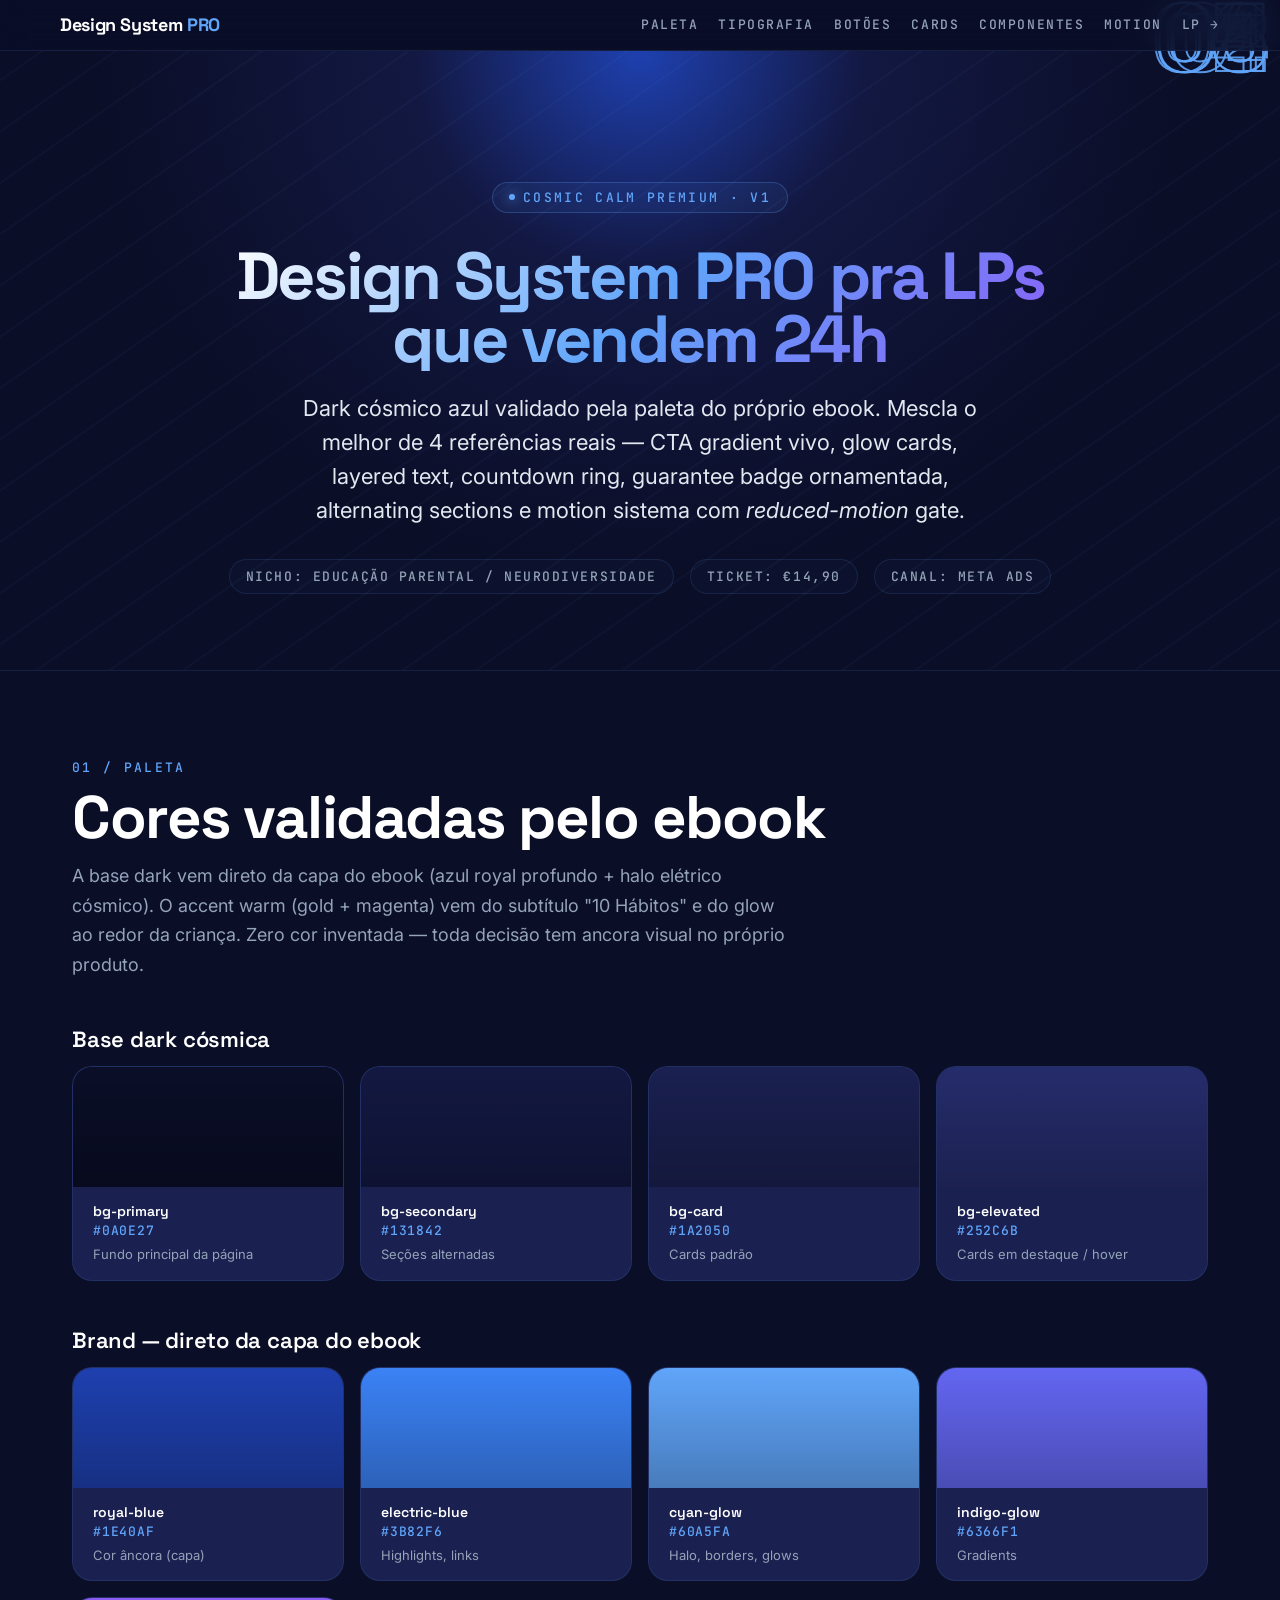
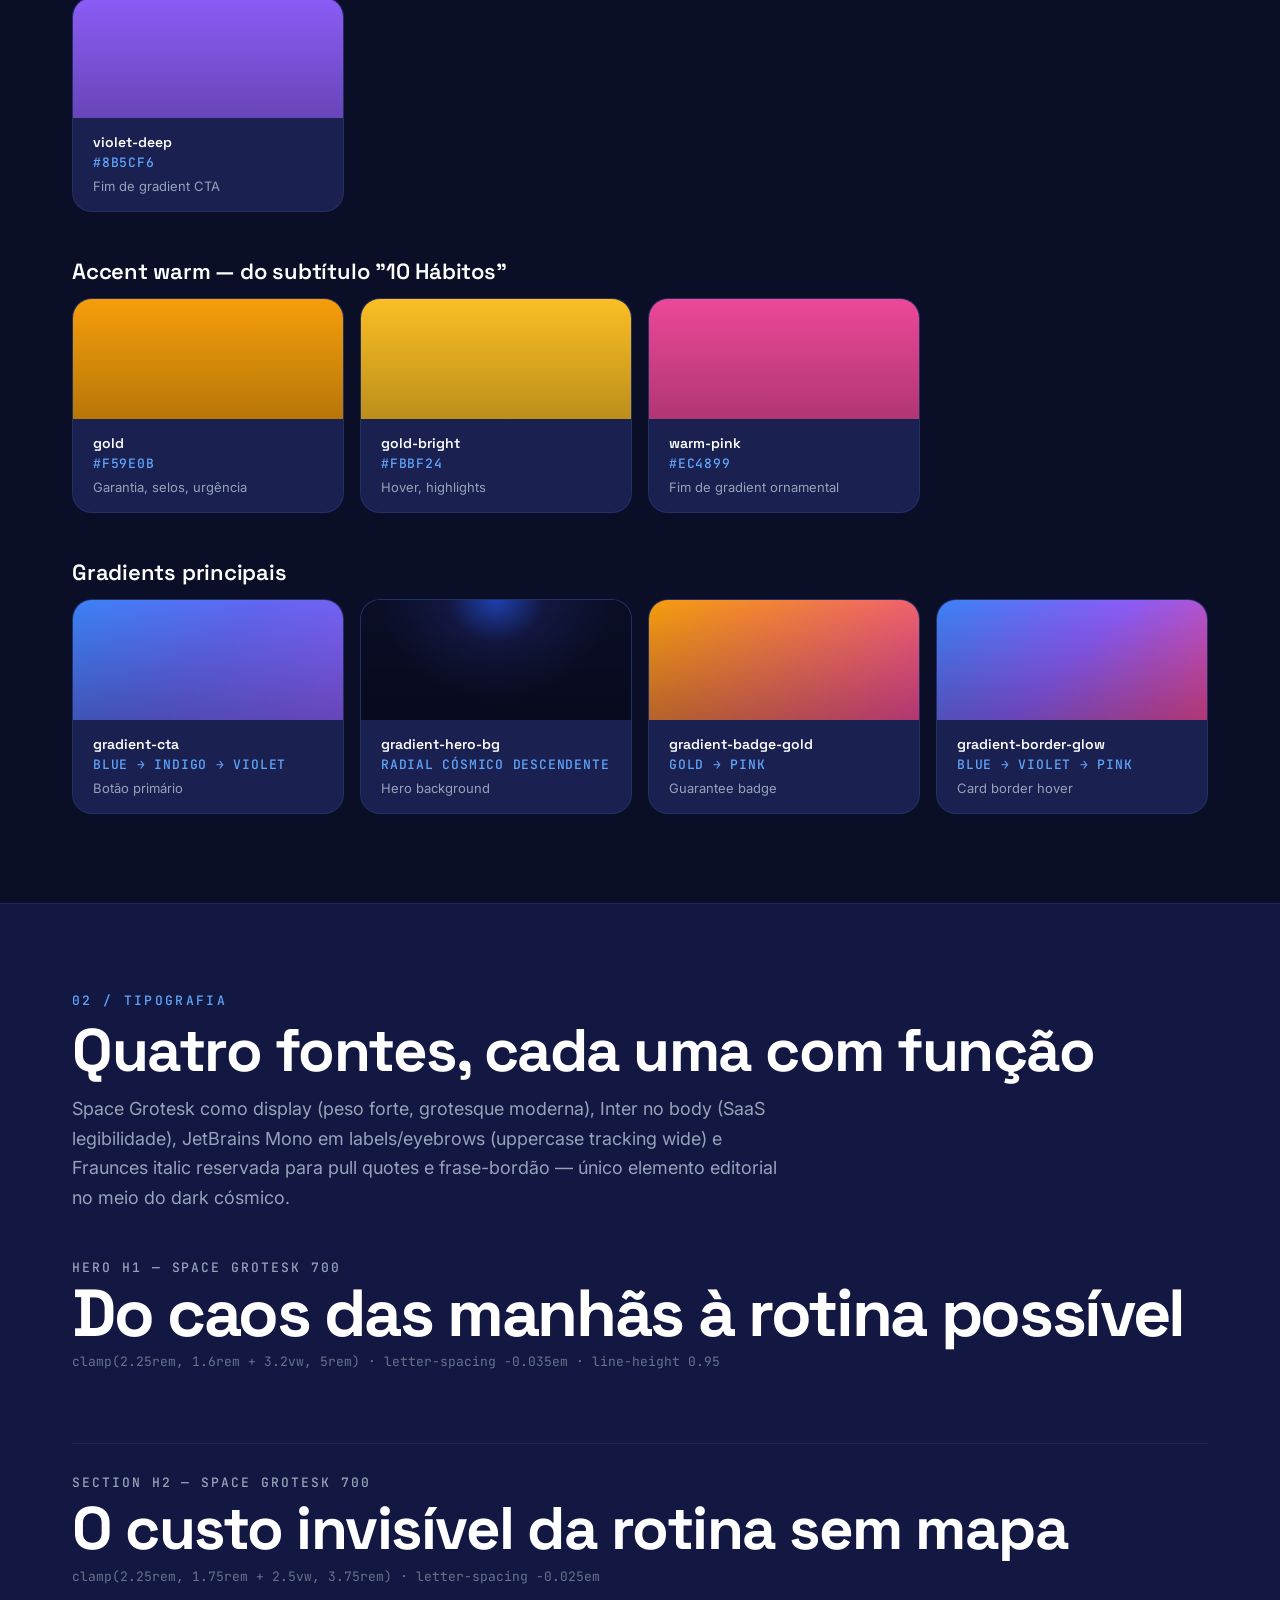
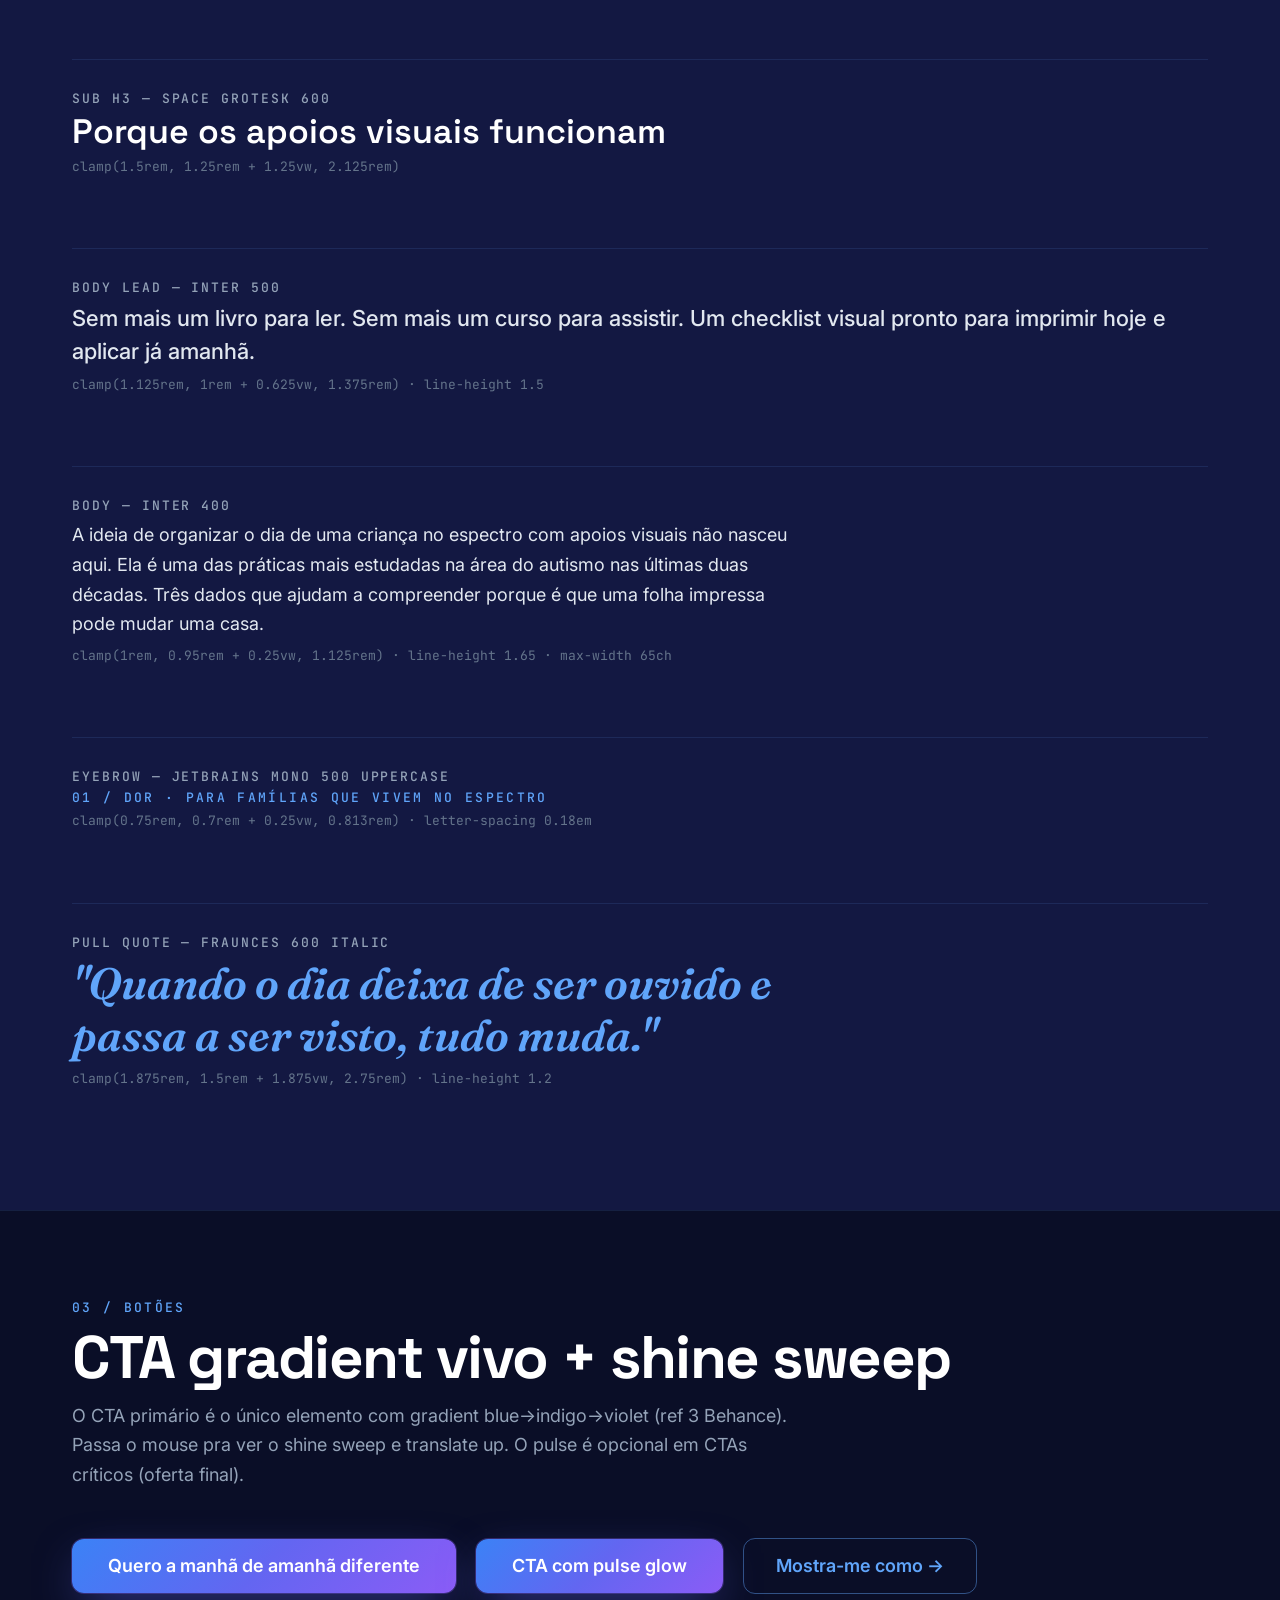
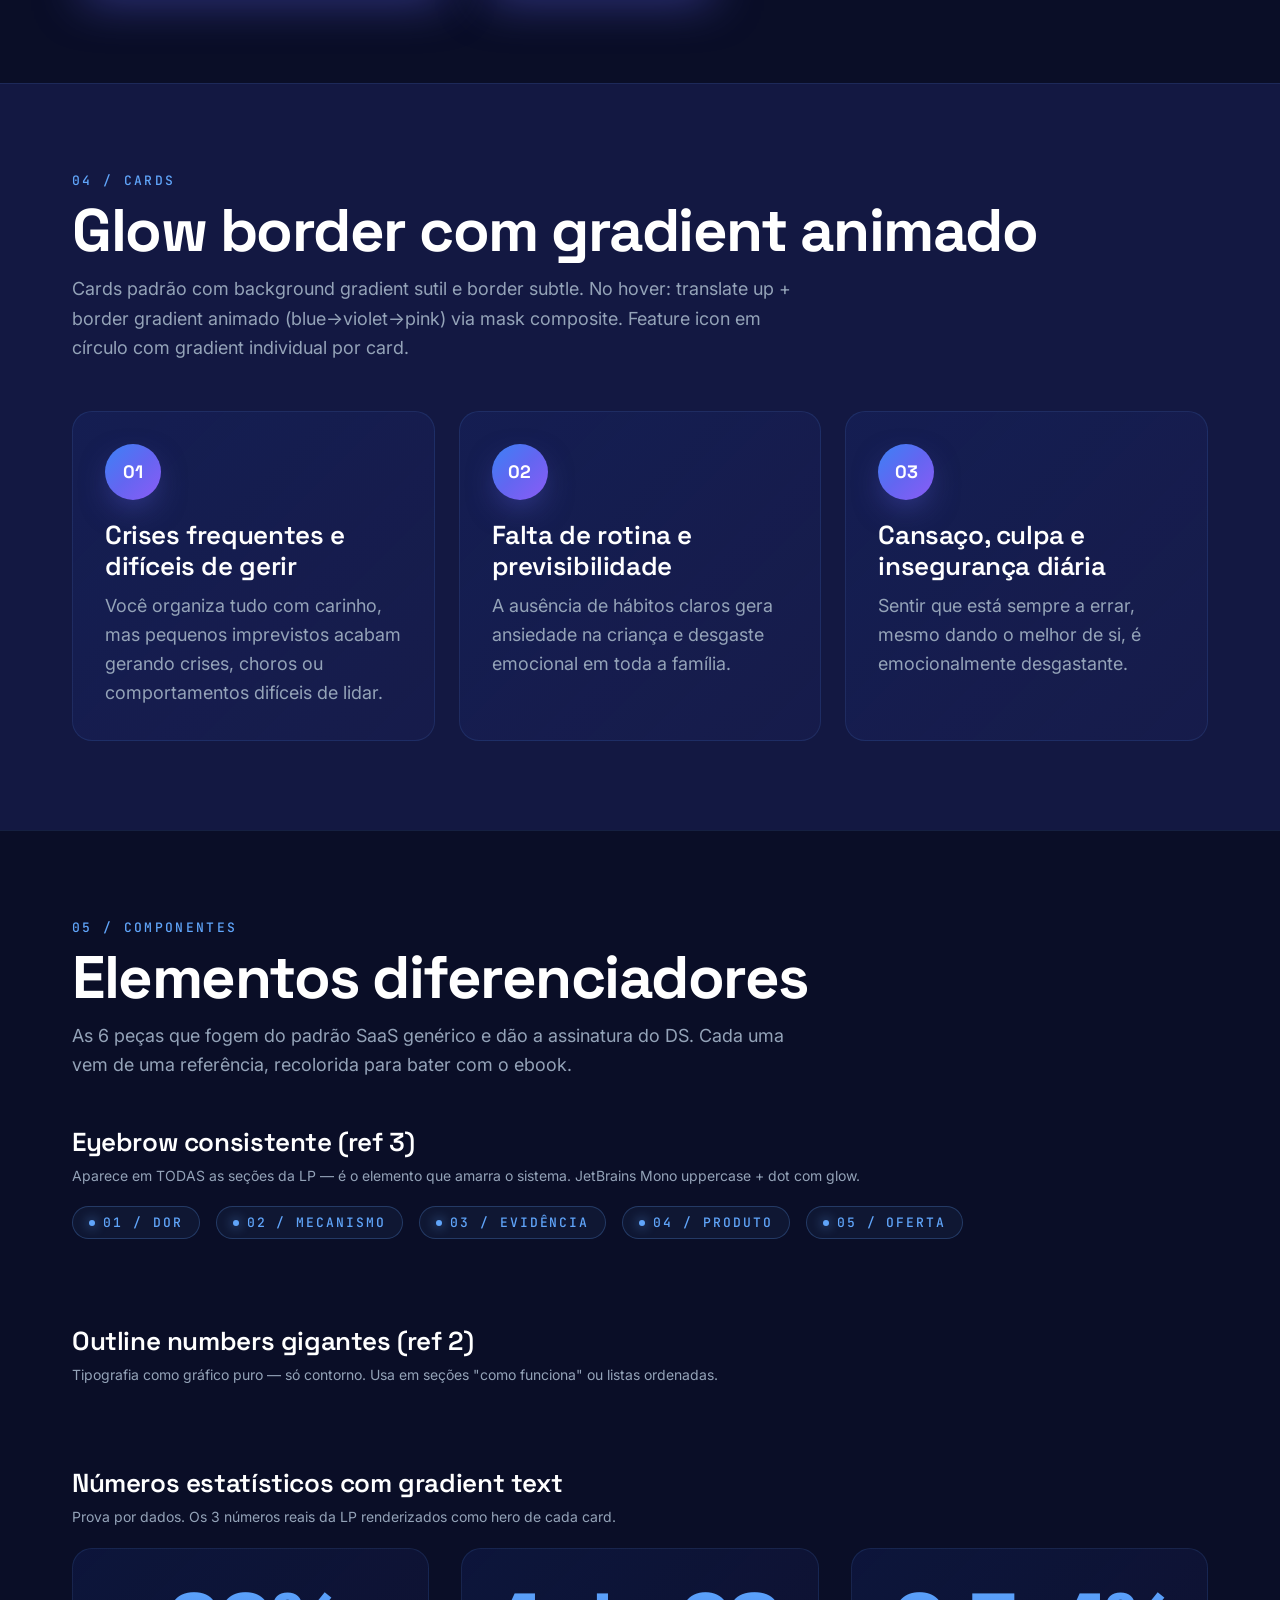
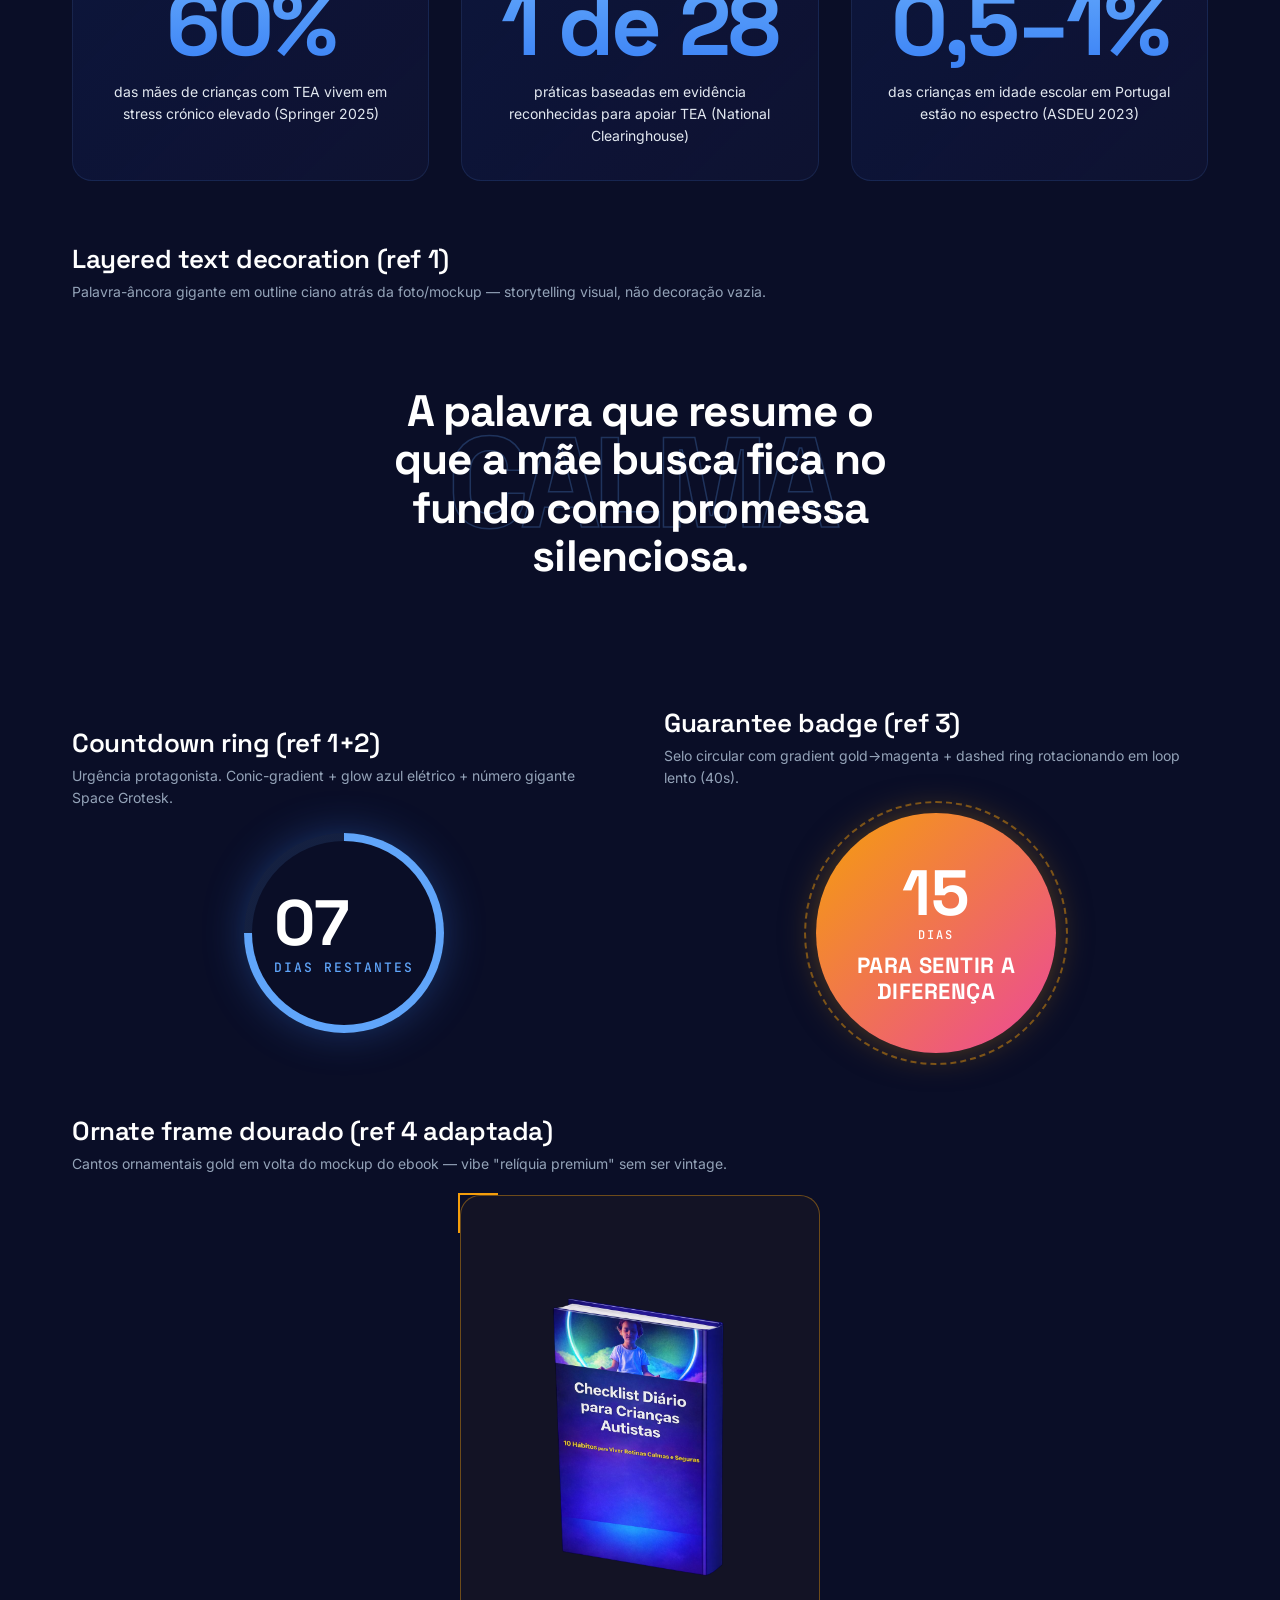
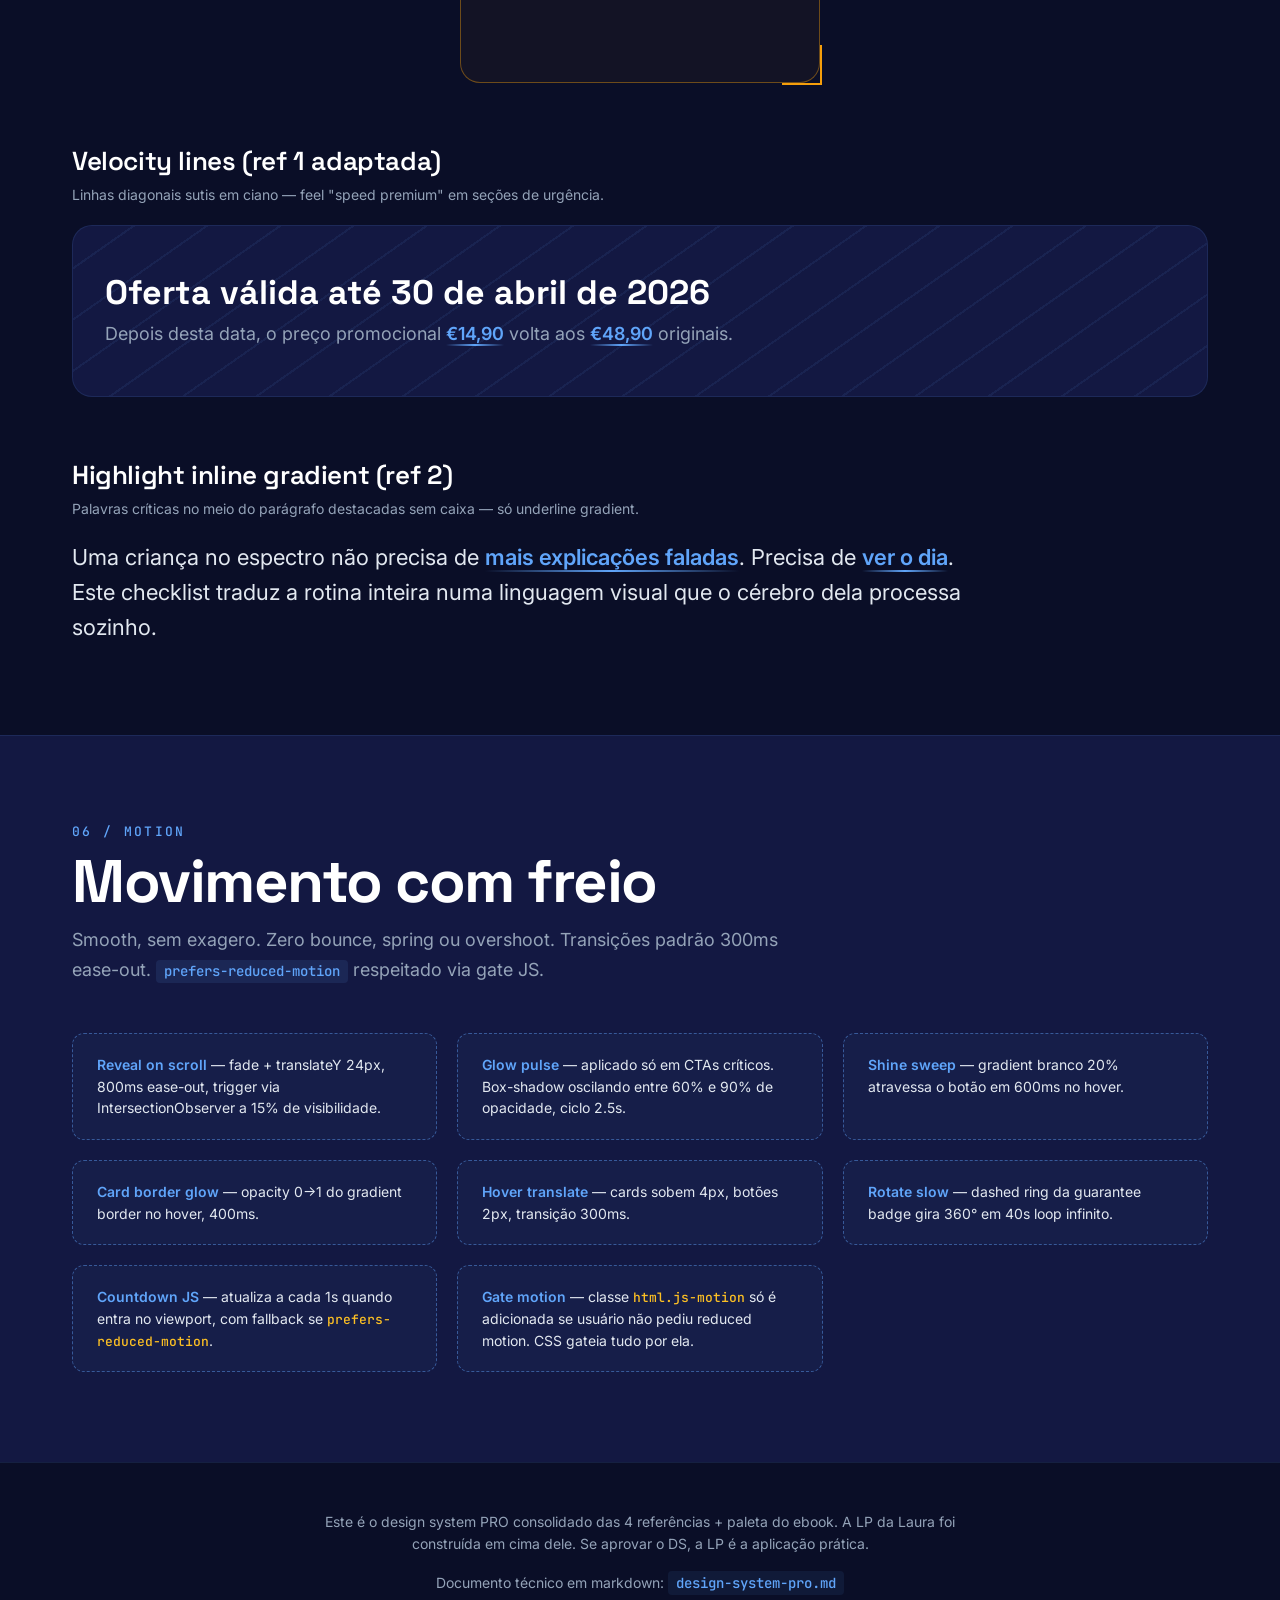
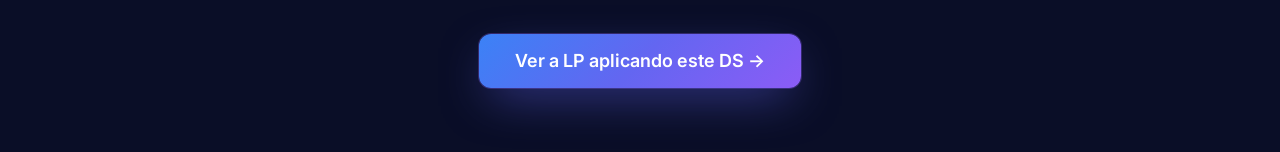
<file: DESIGN-SYSTEM-STANDALONE.html>
<!DOCTYPE html>
<html lang="pt-PT">
<head>
<meta charset="UTF-8">
<meta name="viewport" content="width=device-width, initial-scale=1.0">
<title>Design System PRO — Cosmic Calm Premium</title>
<meta name="description" content="Showcase visual do Design System PRO criado para a LP Laura — dark cósmico azul, mesclando o melhor de 4 referências.">
<style>
/* ===== styles.css inline ===== */
/* ============================================================
   LP LAURA — CHECKLIST DIÁRIO (v3 — Cosmic Calm Premium)
   Design System PRO — dark azul cósmico (paleta do ebook)
   ============================================================ */

@import url('https://fonts.googleapis.com/css2?family=Fraunces:ital,opsz,wght@0,9..144,400;0,9..144,600;1,9..144,600&family=Inter:wght@400;500;600;700&family=JetBrains+Mono:wght@400;500;700&family=Space+Grotesk:wght@500;600;700&display=swap');

/* ---------- 1. TOKENS ---------- */
:root {
  /* Base dark cósmica */
  --bg-primary:     #0A0E27;
  --bg-secondary:   #131842;
  --bg-card:        #1A2050;
  --bg-elevated:    #252C6B;
  --bg-overlay:     rgba(10, 14, 39, 0.85);

  /* Brand */
  --royal-blue:     #1E40AF;
  --electric-blue:  #3B82F6;
  --cyan-glow:      #60A5FA;
  --indigo-glow:    #6366F1;
  --violet-deep:    #8B5CF6;

  /* Accent warm */
  --gold:           #F59E0B;
  --gold-bright:    #FBBF24;
  --warm-pink:      #EC4899;

  /* Text */
  --text-primary:   #FFFFFF;
  --text-body:      #E2E8F0;
  --text-muted:     #94A3B8;
  --text-faint:     #64748B;

  /* Borders */
  --border-subtle:  rgba(96, 165, 250, 0.12);
  --border-normal:  rgba(96, 165, 250, 0.25);
  --border-strong:  rgba(96, 165, 250, 0.45);
  --border-gold:    rgba(245, 158, 11, 0.4);

  /* Gradients */
  --gradient-cta:          linear-gradient(135deg, #3B82F6 0%, #6366F1 50%, #8B5CF6 100%);
  --gradient-hero-bg:      radial-gradient(ellipse at 50% 0%, #1E40AF 0%, #131842 25%, #0A0E27 60%);
  --gradient-card:         linear-gradient(135deg, rgba(30, 64, 175, 0.15) 0%, rgba(99, 102, 241, 0.05) 100%);
  --gradient-badge-gold:   linear-gradient(135deg, #F59E0B 0%, #EC4899 100%);
  --gradient-number-outline: linear-gradient(180deg, #60A5FA 0%, #3B82F6 100%);
  --gradient-border-glow:  linear-gradient(135deg, #3B82F6, #8B5CF6, #EC4899);

  /* Shadows */
  --shadow-glow-blue:   0 0 48px -8px rgba(59, 130, 246, 0.45);
  --shadow-glow-indigo: 0 0 64px -12px rgba(99, 102, 241, 0.55);
  --shadow-glow-gold:   0 0 40px -8px rgba(245, 158, 11, 0.5);
  --shadow-card:        0 12px 48px -12px rgba(0, 0, 0, 0.6), 0 0 0 1px rgba(96, 165, 250, 0.12);
  --shadow-cta:         0 16px 48px -12px rgba(99, 102, 241, 0.6), 0 0 0 1px rgba(139, 92, 246, 0.3);
  --shadow-elevated:    0 24px 64px -16px rgba(0, 0, 0, 0.75), 0 0 0 1px rgba(96, 165, 250, 0.2);

  /* Typography */
  --font-display: 'Space Grotesk', system-ui, sans-serif;
  --font-body:    'Inter', system-ui, sans-serif;
  --font-mono:    'JetBrains Mono', ui-monospace, monospace;
  --font-serif:   'Fraunces', Georgia, serif;

  --text-xs:   clamp(0.75rem, 0.7rem + 0.25vw, 0.813rem);
  --text-sm:   clamp(0.813rem, 0.75rem + 0.3vw, 0.875rem);
  --text-base: clamp(1rem, 0.95rem + 0.25vw, 1.125rem);
  --text-lg:   clamp(1.125rem, 1rem + 0.625vw, 1.375rem);
  --text-xl:   clamp(1.25rem, 1.1rem + 0.75vw, 1.625rem);
  --text-2xl:  clamp(1.5rem, 1.25rem + 1.25vw, 2.125rem);
  --text-3xl:  clamp(1.875rem, 1.5rem + 1.875vw, 2.75rem);
  --text-4xl:  clamp(2.25rem, 1.75rem + 2.5vw, 3.75rem);
  --text-5xl:  clamp(2.75rem, 2rem + 3.75vw, 4.75rem);
  --text-6xl:  clamp(3.5rem, 2.5rem + 5vw, 6rem);
  --text-hero: clamp(2.25rem, 1.6rem + 3.2vw, 5rem);
  --text-mega: clamp(4rem, 2.5rem + 8vw, 10rem);

  /* Layout */
  --container-max: 1200px;
  --container-px-mobile: 1.25rem;
  --container-px-desktop: 2rem;

  --radius-sm:  6px;
  --radius-md:  12px;
  --radius-lg:  20px;
  --radius-xl:  28px;
  --radius-full: 9999px;
}

/* ---------- 2. RESET ---------- */
*, *::before, *::after { box-sizing: border-box; margin: 0; padding: 0; }
html { scroll-behavior: smooth; -webkit-text-size-adjust: 100%; }
body {
  font-family: var(--font-body);
  font-size: var(--text-base);
  line-height: 1.65;
  color: var(--text-body);
  background: var(--bg-primary);
  overflow-x: hidden;
  -webkit-font-smoothing: antialiased;
}
img, svg { max-width: 100%; display: block; height: auto; }
button { font: inherit; cursor: pointer; border: 0; background: transparent; color: inherit; }
a { color: var(--cyan-glow); text-decoration: none; transition: color .2s; }
a:hover { color: var(--gold-bright); }
:focus-visible { outline: 3px solid var(--cyan-glow); outline-offset: 3px; border-radius: 4px; }

/* ---------- 3. LAYOUT BASE ---------- */
.container {
  width: 100%;
  max-width: var(--container-max);
  margin-inline: auto;
  padding-inline: var(--container-px-mobile);
}
@media (min-width: 768px) {
  .container { padding-inline: var(--container-px-desktop); }
}

.section {
  padding-block: clamp(4rem, 6vw + 2rem, 8rem);
  background: var(--bg-primary);
  position: relative;
  overflow: hidden;
}
.section--alt { background: var(--bg-secondary); }
.section--hero {
  background: var(--gradient-hero-bg);
  padding-block: clamp(5rem, 8vw + 2rem, 10rem) clamp(4rem, 6vw + 2rem, 8rem);
}
.section--hero::after {
  content: '';
  position: absolute; inset: 0;
  background-image: url("data:image/svg+xml,%3Csvg viewBox='0 0 200 200' xmlns='http://www.w3.org/2000/svg'%3E%3Cfilter id='n'%3E%3CfeTurbulence type='fractalNoise' baseFrequency='0.9' stitchTiles='stitch'/%3E%3C/filter%3E%3Crect width='100%25' height='100%25' filter='url(%23n)' opacity='0.6'/%3E%3C/svg%3E");
  opacity: 0.04;
  pointer-events: none;
  mix-blend-mode: overlay;
}

/* ---------- 4. TYPOGRAPHY UTILITIES ---------- */
h1, h2, h3, h4 { font-family: var(--font-display); color: var(--text-primary); }
h1 {
  font-size: var(--text-hero);
  line-height: 0.95;
  letter-spacing: -0.035em;
  font-weight: 700;
  overflow-wrap: break-word;
  word-break: normal;
  hyphens: auto;
}
h2 { font-size: var(--text-4xl); line-height: 1.05; letter-spacing: -0.025em; font-weight: 700; }
h3 { font-size: var(--text-2xl); line-height: 1.1; letter-spacing: -0.015em; font-weight: 600; }
h4 { font-size: var(--text-xl); line-height: 1.2; font-weight: 600; }
p { margin: 0; }
p + p { margin-top: 1rem; }

.lead { font-size: var(--text-lg); line-height: 1.55; color: var(--text-body); font-weight: 500; }

.eyebrow {
  display: inline-flex; align-items: center; gap: .5rem;
  font: 500 var(--text-xs)/1.3 var(--font-mono);
  text-transform: uppercase; letter-spacing: 0.15em;
  color: var(--cyan-glow);
  padding: 0.55rem 1rem;
  border: 1px solid var(--border-normal);
  border-radius: var(--radius-full);
  background: rgba(96, 165, 250, 0.06);
  margin-bottom: 1.5rem;
  max-width: 100%;
}
.eyebrow::before {
  content: '';
  width: 6px; height: 6px; border-radius: 50%;
  background: var(--cyan-glow);
  box-shadow: 0 0 12px var(--cyan-glow);
}

.highlight {
  color: var(--cyan-glow);
  font-weight: 600;
  position: relative;
  white-space: nowrap;
}
.highlight::after {
  content: '';
  position: absolute; left: 0; right: 0; bottom: -2px;
  height: 2px;
  background: linear-gradient(90deg, transparent, var(--cyan-glow), transparent);
}

.pull-quote {
  font-family: var(--font-serif);
  font-style: italic;
  font-weight: 600;
  font-size: var(--text-3xl);
  line-height: 1.25;
  color: var(--cyan-glow);
  padding: 2rem 0 2rem 2rem;
  border-left: 3px solid var(--cyan-glow);
  margin: 2rem 0;
  max-width: 52ch;
}
.pull-quote strong { color: var(--text-primary); }

.section-head { max-width: 760px; margin-bottom: 3rem; }
.section-head--center { margin-inline: auto; text-align: center; }
.section-head p { margin-top: 1rem; color: var(--text-body); font-size: var(--text-lg); }

/* Drop cap para educação */
.dropcap::first-letter {
  font-family: var(--font-display);
  font-weight: 700;
  font-size: 4.5em;
  line-height: 0.85;
  float: left;
  margin: 0.1em 0.12em 0 0;
  background: linear-gradient(180deg, var(--cyan-glow), var(--electric-blue));
  -webkit-background-clip: text;
  background-clip: text;
  -webkit-text-fill-color: transparent;
}

/* ---------- 5. BUTTONS ---------- */
.btn {
  display: inline-flex; align-items: center; justify-content: center; gap: .6rem;
  font: 600 var(--text-base)/1 var(--font-body);
  letter-spacing: 0.01em;
  padding: 1.125rem 2.25rem;
  border-radius: var(--radius-md);
  transition: transform .3s ease, box-shadow .3s ease, background .3s ease;
  text-decoration: none;
  min-height: 52px;
  position: relative;
  overflow: hidden;
  text-align: center;
}
.btn-primary {
  background: var(--gradient-cta);
  color: #fff;
  box-shadow: var(--shadow-cta);
}
.btn-primary::before {
  content: '';
  position: absolute; inset: 0;
  background: linear-gradient(90deg, transparent, rgba(255,255,255,0.28), transparent);
  transform: translateX(-100%);
  transition: transform .7s ease;
  pointer-events: none;
}
.btn-primary:hover {
  transform: translateY(-2px);
  box-shadow: 0 24px 64px -12px rgba(99, 102, 241, 0.75);
  color: #fff;
}
.js-motion .btn-primary:hover::before { transform: translateX(100%); }

@keyframes pulse-glow {
  0%, 100% { box-shadow: 0 16px 48px -12px rgba(99,102,241,0.6), 0 0 0 1px rgba(139,92,246,0.3); }
  50%      { box-shadow: 0 22px 72px -8px rgba(139,92,246,0.9), 0 0 0 1px rgba(236,72,153,0.45); }
}
.js-motion .btn-primary.is-pulsing { animation: pulse-glow 2.8s ease-in-out infinite; }

.btn-secondary {
  background: transparent;
  color: var(--text-primary);
  border: 1px solid var(--border-strong);
}
.btn-secondary:hover {
  background: rgba(96,165,250,0.08);
  border-color: var(--cyan-glow);
  color: var(--cyan-glow);
}

.btn-lg {
  font-size: var(--text-lg);
  padding: 1.35rem 2.75rem;
  min-height: 62px;
}
.btn-block { display: flex; width: 100%; }

.btn-arrow {
  display: inline-block;
  transition: transform .3s ease;
}
.btn:hover .btn-arrow { transform: translateX(4px); }

/* ---------- 6. NAV ---------- */
.nav {
  position: sticky;
  top: 0;
  z-index: 60;
  background: rgba(10, 14, 39, 0.75);
  backdrop-filter: blur(14px);
  -webkit-backdrop-filter: blur(14px);
  border-bottom: 1px solid var(--border-subtle);
}
.nav__inner {
  display: flex; align-items: center; justify-content: space-between;
  gap: 1rem;
  padding-block: 1rem;
}
.nav__brand {
  font-family: var(--font-display);
  font-weight: 700;
  font-size: 1.125rem;
  color: var(--text-primary);
  letter-spacing: -0.01em;
}
.nav__brand span { color: var(--cyan-glow); }
.nav__cta {
  font: 600 var(--text-sm)/1 var(--font-body);
  padding: 0.7rem 1.25rem;
  border-radius: var(--radius-md);
  background: var(--gradient-cta);
  color: #fff;
  box-shadow: 0 8px 24px -8px rgba(99, 102, 241, 0.5);
  transition: transform .3s;
}
.nav__cta:hover { transform: translateY(-1px); color: #fff; }

/* ---------- 7. HERO ---------- */
.hero { position: relative; }
.hero__inner {
  display: grid;
  grid-template-columns: minmax(0, 1fr);
  gap: 3rem;
  align-items: center;
  position: relative;
  z-index: 2;
}
.hero__copy, .hero__visual { min-width: 0; }
@media (min-width: 900px) {
  .hero__inner { grid-template-columns: minmax(0, 1.1fr) minmax(0, 1fr); gap: 4rem; }
}
.hero__copy h1 { margin-bottom: 1.5rem; }
.hero__copy h1 .accent {
  background: linear-gradient(135deg, var(--cyan-glow), var(--violet-deep));
  -webkit-background-clip: text;
  background-clip: text;
  -webkit-text-fill-color: transparent;
}
.hero__sub {
  font-size: var(--text-lg);
  line-height: 1.55;
  color: var(--text-body);
  margin-bottom: 2rem;
  max-width: 58ch;
}
.hero__cta-row {
  display: flex; flex-wrap: wrap; gap: 1rem;
  margin-bottom: 1.5rem;
}
.hero__micro {
  font: 500 var(--text-xs)/1.5 var(--font-mono);
  color: var(--text-muted);
  text-transform: uppercase;
  letter-spacing: 0.08em;
  margin-bottom: 2rem;
}
.hero__badges {
  display: flex; flex-wrap: wrap; gap: .75rem;
}
.hero__badge {
  display: inline-flex; align-items: center; gap: .5rem;
  font: 500 var(--text-xs)/1 var(--font-mono);
  text-transform: uppercase;
  letter-spacing: 0.1em;
  padding: 0.6rem 1rem;
  background: rgba(96, 165, 250, 0.06);
  border: 1px solid var(--border-subtle);
  border-radius: var(--radius-full);
  color: var(--text-muted);
}
.hero__badge::before {
  content: ''; width: 6px; height: 6px; border-radius: 50%;
  background: var(--gold);
  box-shadow: 0 0 8px var(--gold);
}

.hero__visual {
  position: relative;
  display: grid;
  place-items: center;
  min-height: 420px;
}
.hero__layered {
  position: absolute;
  top: 50%; left: 50%;
  transform: translate(-50%, -50%);
  font: 700 var(--text-mega)/0.85 var(--font-display);
  color: transparent;
  -webkit-text-stroke: 1.5px rgba(96, 165, 250, 0.22);
  letter-spacing: -0.06em;
  text-transform: uppercase;
  pointer-events: none;
  user-select: none;
  white-space: nowrap;
  z-index: 0;
}
.hero__mockup-wrap {
  position: relative;
  z-index: 2;
  padding: 2rem;
  max-width: 480px;
}
.hero__mockup-wrap::before,
.hero__mockup-wrap::after {
  content: '';
  position: absolute;
  width: 44px; height: 44px;
  border: 2px solid var(--gold);
  pointer-events: none;
}
.hero__mockup-wrap::before { top: 0; left: 0; border-right: 0; border-bottom: 0; }
.hero__mockup-wrap::after  { bottom: 0; right: 0; border-left: 0; border-top: 0; }
.hero__mockup {
  width: 100%;
  filter: drop-shadow(0 32px 64px rgba(0,0,0,0.6)) drop-shadow(0 0 48px rgba(59,130,246,0.35));
}

/* ---------- 8. PAIN SECTION ---------- */
.pain-cards {
  display: grid;
  grid-template-columns: 1fr;
  gap: 1.5rem;
  margin-top: 3rem;
}
@media (min-width: 768px) { .pain-cards { grid-template-columns: repeat(3, 1fr); } }

.card {
  background: var(--bg-card);
  border: 1px solid var(--border-subtle);
  border-radius: var(--radius-lg);
  padding: 2rem;
  position: relative;
  transition: transform .4s ease, border-color .3s ease;
}
.card-glow { background: var(--gradient-card); }
.card-glow::before {
  content: '';
  position: absolute; inset: -1px;
  border-radius: inherit;
  padding: 1px;
  background: var(--gradient-border-glow);
  -webkit-mask: linear-gradient(#000 0 0) content-box, linear-gradient(#000 0 0);
          mask: linear-gradient(#000 0 0) content-box, linear-gradient(#000 0 0);
  -webkit-mask-composite: xor;
          mask-composite: exclude;
  opacity: 0;
  transition: opacity .4s;
  pointer-events: none;
}
.js-motion .card-glow:hover { transform: translateY(-4px); }
.js-motion .card-glow:hover::before { opacity: 1; }

.card h3 { margin-bottom: .75rem; font-size: var(--text-xl); }
.card p { color: var(--text-body); font-size: var(--text-base); }

.card__num {
  font: 700 var(--text-sm)/1 var(--font-mono);
  color: var(--cyan-glow);
  letter-spacing: 0.12em;
  text-transform: uppercase;
  margin-bottom: 1rem;
  display: block;
}

/* Micro-CTA destacado */
.micro-cta {
  margin-top: 3rem;
  padding: 2.5rem;
  background: linear-gradient(135deg, rgba(245,158,11,0.08), rgba(236,72,153,0.06));
  border: 1px solid var(--border-gold);
  border-radius: var(--radius-lg);
  text-align: center;
  position: relative;
}
.micro-cta p {
  font-size: var(--text-xl);
  color: var(--text-primary);
  font-weight: 500;
  margin-bottom: 1.5rem;
  max-width: 640px;
  margin-inline: auto;
}

/* ---------- 9. MECHANISM / EDUCATION ---------- */
.education__grid {
  display: grid;
  grid-template-columns: 1fr;
  gap: 3rem;
  align-items: start;
}
@media (min-width: 900px) {
  .education__grid { grid-template-columns: 1.3fr 1fr; gap: 4rem; }
}
.education__body p { font-size: var(--text-lg); line-height: 1.6; margin-bottom: 1.25rem; color: var(--text-body); }

/* ---------- 10. EVIDENCE — NÚMEROS GIGANTES ---------- */
.evidence-grid {
  display: grid;
  grid-template-columns: 1fr;
  gap: 2rem;
  margin-top: 3rem;
}
@media (min-width: 768px) { .evidence-grid { grid-template-columns: repeat(3, 1fr); } }

.stat-card {
  padding: 2.5rem 2rem;
  background: var(--bg-card);
  border: 1px solid var(--border-subtle);
  border-radius: var(--radius-lg);
  position: relative;
  overflow: hidden;
  transition: transform .4s, border-color .3s;
}
.stat-card:hover { transform: translateY(-4px); border-color: var(--border-strong); }
.stat-card__num {
  font: 700 var(--text-6xl)/0.95 var(--font-display);
  background: var(--gradient-number-outline);
  -webkit-background-clip: text;
  background-clip: text;
  -webkit-text-fill-color: transparent;
  letter-spacing: -0.04em;
  margin-bottom: 1rem;
  display: block;
}
.stat-card h3 {
  font-size: var(--text-lg);
  font-weight: 600;
  color: var(--text-primary);
  margin-bottom: 1rem;
  line-height: 1.3;
}
.stat-card p { font-size: var(--text-sm); color: var(--text-body); line-height: 1.6; }
.stat-card cite {
  display: block;
  font: 400 var(--text-xs)/1.5 var(--font-mono);
  color: var(--text-muted);
  margin-top: 1rem;
  font-style: normal;
  border-top: 1px solid var(--border-subtle);
  padding-top: 0.75rem;
}

.evidence-note {
  margin-top: 3rem;
  padding: 2rem;
  background: rgba(96, 165, 250, 0.04);
  border-left: 3px solid var(--cyan-glow);
  border-radius: 0 var(--radius-md) var(--radius-md) 0;
  font-size: var(--text-base);
  color: var(--text-body);
  max-width: 760px;
}

/* ---------- 11. PRODUCT SECTION ---------- */
.product__grid {
  display: grid;
  grid-template-columns: 1fr;
  gap: 3rem;
  align-items: center;
}
@media (min-width: 900px) {
  .product__grid { grid-template-columns: 1fr 1.1fr; gap: 4rem; }
}
.product__visual {
  position: relative;
  padding: 2.5rem;
  border: 1px solid var(--border-gold);
  border-radius: var(--radius-lg);
  background: rgba(245, 158, 11, 0.03);
}
.product__visual::before,
.product__visual::after {
  content: '';
  position: absolute;
  width: 40px; height: 40px;
  border: 2px solid var(--gold);
}
.product__visual::before { top: -2px; left: -2px; border-right: 0; border-bottom: 0; }
.product__visual::after  { bottom: -2px; right: -2px; border-left: 0; border-top: 0; }
.product__visual img {
  width: 100%;
  filter: drop-shadow(0 24px 48px rgba(0,0,0,0.5));
}
.product__pillars {
  list-style: none;
  display: grid;
  gap: 1.5rem;
  margin-top: 2rem;
}
.pillar {
  display: grid;
  grid-template-columns: 64px 1fr;
  gap: 1.25rem;
  align-items: start;
}
.feature-icon {
  width: 64px; height: 64px;
  border-radius: 50%;
  background: var(--gradient-cta);
  display: grid; place-items: center;
  box-shadow: 0 12px 32px -8px rgba(99, 102, 241, 0.5);
  color: #fff;
  flex-shrink: 0;
}
.feature-icon svg { width: 28px; height: 28px; }
.pillar h4 { margin-bottom: .35rem; }
.pillar p { color: var(--text-body); font-size: var(--text-base); }

/* ---------- 12. INSIDE — BLOCKS WITH OUTLINE NUMBERS ---------- */
.inside-grid {
  display: grid;
  grid-template-columns: 1fr;
  gap: 2rem;
  margin-top: 3rem;
}
@media (min-width: 768px) { .inside-grid { grid-template-columns: repeat(2, 1fr); } }
@media (min-width: 1100px) { .inside-grid { grid-template-columns: repeat(3, 1fr); } }

.inside-block {
  position: relative;
  padding: 2.5rem 2rem 2rem;
  background: var(--gradient-card);
  border: 1px solid var(--border-subtle);
  border-radius: var(--radius-lg);
  overflow: hidden;
  transition: transform .4s, border-color .3s;
}
.js-motion .inside-block:hover { transform: translateY(-4px); border-color: var(--border-strong); }

.outline-number {
  position: absolute;
  top: -10px; right: 1rem;
  font: 700 var(--text-6xl)/1 var(--font-display);
  color: transparent;
  -webkit-text-stroke: 2px var(--cyan-glow);
  opacity: 0.85;
  letter-spacing: -0.05em;
  pointer-events: none;
}
.inside-block h3 {
  font-size: var(--text-xl);
  margin-bottom: .85rem;
  max-width: 85%;
}
.inside-block p { color: var(--text-body); font-size: var(--text-base); line-height: 1.65; }

.inside__footer {
  margin-top: 3rem;
  text-align: center;
}
.inside__footer p {
  font-size: var(--text-base);
  color: var(--text-muted);
  max-width: 640px;
  margin: 0 auto 2rem;
}

/* ---------- 13. COMPARATIVE ---------- */
.compare-grid {
  display: grid;
  grid-template-columns: 1fr;
  gap: 2rem;
  margin-top: 3rem;
}
@media (min-width: 900px) { .compare-grid { grid-template-columns: 1fr 1fr; } }

.compare-col {
  padding: 2.5rem;
  border-radius: var(--radius-lg);
  background: var(--bg-card);
  border: 1px solid var(--border-subtle);
}
.compare-col--bad { opacity: 0.85; }
.compare-col--good {
  background: var(--gradient-card);
  border-color: var(--border-strong);
  box-shadow: var(--shadow-card);
}
.compare-col h3 {
  font-size: var(--text-lg);
  font-family: var(--font-mono);
  text-transform: uppercase;
  letter-spacing: 0.1em;
  margin-bottom: 1.5rem;
  padding-bottom: 1rem;
  border-bottom: 1px solid var(--border-subtle);
}
.compare-col--bad h3 { color: var(--text-muted); }
.compare-col--good h3 { color: var(--cyan-glow); }
.compare-col ul { list-style: none; display: grid; gap: .85rem; }
.compare-col li {
  display: grid;
  grid-template-columns: 24px 1fr;
  gap: .75rem;
  align-items: start;
  font-size: var(--text-base);
  color: var(--text-body);
  line-height: 1.5;
}
.compare-col--bad li::before {
  content: '×';
  color: #ef4444;
  font-weight: 700;
  font-size: 1.25rem;
  line-height: 1;
}
.compare-col--good li::before {
  content: '✓';
  color: #22c55e;
  font-weight: 700;
  font-size: 1.1rem;
  line-height: 1.2;
}
.compare__fecho {
  margin-top: 2.5rem;
  text-align: center;
  font-size: var(--text-lg);
  color: var(--text-primary);
  font-weight: 500;
  font-style: italic;
}

/* ---------- 14. QUALIFICATION ---------- */
.qualify-grid {
  display: grid;
  grid-template-columns: 1fr;
  gap: 2rem;
  margin-top: 3rem;
}
@media (min-width: 900px) { .qualify-grid { grid-template-columns: 1fr 1fr; } }

.qualify-col {
  padding: 2.5rem;
  border-radius: var(--radius-lg);
  background: var(--bg-card);
  border: 1px solid var(--border-subtle);
}
.qualify-col__head {
  display: flex; align-items: center; gap: .85rem;
  margin-bottom: 1.5rem;
  padding-bottom: 1rem;
  border-bottom: 1px solid var(--border-subtle);
}
.qualify-col__head h3 {
  font-size: var(--text-xl);
  color: var(--text-primary);
}
.qualify-col__icon {
  width: 40px; height: 40px;
  border-radius: 50%;
  display: grid; place-items: center;
  flex-shrink: 0;
}
.qualify-col--yes .qualify-col__icon {
  background: rgba(34, 197, 94, 0.15);
  color: #22c55e;
  border: 1px solid rgba(34, 197, 94, 0.35);
}
.qualify-col--no .qualify-col__icon {
  background: rgba(239, 68, 68, 0.12);
  color: #ef4444;
  border: 1px solid rgba(239, 68, 68, 0.35);
}
.qualify-col ul { list-style: none; display: grid; gap: 1rem; }
.qualify-col li {
  font-size: var(--text-base);
  line-height: 1.55;
  color: var(--text-body);
  padding-left: 1.5rem;
  position: relative;
}
.qualify-col li::before {
  position: absolute;
  left: 0;
  font-weight: 700;
}
.qualify-col--yes li::before { content: '✓'; color: #22c55e; }
.qualify-col--no li::before { content: '×'; color: #ef4444; font-size: 1.15rem; line-height: 1.4; }
.qualify__note {
  max-width: 760px;
  margin: 2rem auto 2.5rem;
  text-align: center;
  font-size: var(--text-sm);
  color: var(--text-muted);
  font-style: italic;
}
.qualify__cta { display: flex; justify-content: center; }

/* ---------- 15. SCENES (8 cenas) ---------- */
.scenes__lead {
  font-size: var(--text-lg);
  color: var(--text-body);
  margin: 2rem 0 2.5rem;
  max-width: 68ch;
}
.scenes-list {
  display: grid;
  grid-template-columns: 1fr;
  gap: 1rem;
  counter-reset: scene;
  list-style: none;
}
@media (min-width: 768px) { .scenes-list { grid-template-columns: 1fr 1fr; gap: 1rem 2rem; } }
.scenes-list li {
  counter-increment: scene;
  padding: 1.25rem 1.5rem 1.25rem 4rem;
  background: var(--bg-card);
  border: 1px solid var(--border-subtle);
  border-radius: var(--radius-md);
  position: relative;
  font-size: var(--text-base);
  line-height: 1.5;
  color: var(--text-body);
  transition: border-color .3s;
}
.scenes-list li::before {
  content: counter(scene, decimal-leading-zero);
  position: absolute;
  left: 1.25rem;
  top: 1.15rem;
  font: 700 var(--text-lg)/1 var(--font-mono);
  color: var(--cyan-glow);
  letter-spacing: -0.02em;
}
.scenes-list li:hover { border-color: var(--border-normal); }

.scenes__disclaimer {
  font-size: var(--text-xs);
  color: var(--text-faint);
  font-style: italic;
  margin-top: 1.5rem;
}

/* ---------- 16. AUTHOR (Catarina) ---------- */
.author__grid {
  display: grid;
  grid-template-columns: 1fr;
  gap: 3rem;
  align-items: center;
}
@media (min-width: 900px) { .author__grid { grid-template-columns: 1fr 1.3fr; } }

.author__visual {
  position: relative;
  display: grid;
  place-items: center;
  min-height: 380px;
}
.author__visual .layered-word {
  position: absolute;
  top: 50%; left: 50%;
  transform: translate(-50%, -50%);
  font: 700 var(--text-mega)/0.85 var(--font-display);
  color: transparent;
  -webkit-text-stroke: 1.5px rgba(96, 165, 250, 0.22);
  letter-spacing: -0.06em;
  text-transform: uppercase;
  pointer-events: none;
  z-index: 0;
  white-space: nowrap;
}
.author__photo {
  position: relative;
  z-index: 2;
  width: 260px; height: 260px;
  border-radius: 50%;
  background: var(--gradient-cta);
  display: grid; place-items: center;
  font: 700 5rem/1 var(--font-display);
  color: #fff;
  box-shadow: var(--shadow-elevated), 0 0 80px -16px rgba(59,130,246,0.5);
  border: 3px solid rgba(96,165,250,0.3);
}
.author__body p {
  font-size: var(--text-base);
  color: var(--text-body);
  margin-bottom: 1rem;
  line-height: 1.7;
}

/* ---------- 17. OFFER ---------- */
.offer__card {
  max-width: 720px;
  margin: 3rem auto 0;
  padding: clamp(2rem, 3vw, 3.5rem);
  background: var(--bg-card);
  border: 1px solid var(--border-strong);
  border-radius: var(--radius-xl);
  box-shadow: var(--shadow-elevated);
  position: relative;
  overflow: hidden;
}
.offer__card::before {
  content: '';
  position: absolute; inset: 0;
  background: radial-gradient(ellipse at top, rgba(99,102,241,0.12), transparent 60%);
  pointer-events: none;
}
.offer__urgency {
  position: relative;
  padding: 1.5rem 1.75rem;
  background: linear-gradient(135deg, rgba(245,158,11,0.08), rgba(236,72,153,0.05));
  border: 1px solid var(--border-gold);
  border-radius: var(--radius-md);
  margin-bottom: 2rem;
  font-size: var(--text-sm);
  color: var(--text-body);
  line-height: 1.6;
}
.offer__urgency strong { color: var(--gold-bright); }

.offer__stack {
  list-style: none;
  margin: 2rem 0;
  display: grid;
  gap: .85rem;
  position: relative;
}
.offer__stack li {
  display: grid;
  grid-template-columns: 24px 1fr auto;
  gap: .85rem;
  align-items: center;
  padding: .85rem 0;
  border-bottom: 1px dashed var(--border-subtle);
  font-size: var(--text-base);
  color: var(--text-body);
}
.offer__stack li::before {
  content: '✓';
  color: var(--cyan-glow);
  font-weight: 700;
  font-size: 1.1rem;
}
.offer__stack li .stack-val {
  font: 500 var(--text-sm)/1 var(--font-mono);
  color: var(--text-muted);
}
.offer__stack li.is-bonus {
  background: linear-gradient(90deg, rgba(245,158,11,0.06), transparent);
  padding-inline: .75rem;
  border-bottom-color: var(--border-gold);
  border-radius: var(--radius-sm);
}
.offer__stack li.is-bonus::before { color: var(--gold-bright); }
.offer__stack li.is-bonus .stack-val { color: var(--gold-bright); }

.offer__old {
  position: relative;
  font: 500 var(--text-base)/1 var(--font-mono);
  color: var(--text-muted);
  text-decoration: line-through;
  text-align: center;
  margin-bottom: .5rem;
}
.offer__price {
  position: relative;
  text-align: center;
  margin: 1.5rem 0 2rem;
}
.offer__price__label {
  font: 500 var(--text-xs)/1 var(--font-mono);
  text-transform: uppercase;
  letter-spacing: 0.18em;
  color: var(--cyan-glow);
  margin-bottom: .5rem;
  display: block;
}
.offer__price__big {
  font: 700 clamp(3.5rem, 8vw, 5.5rem)/1 var(--font-display);
  background: linear-gradient(135deg, #fff 0%, var(--cyan-glow) 100%);
  -webkit-background-clip: text;
  background-clip: text;
  -webkit-text-fill-color: transparent;
  letter-spacing: -0.04em;
  display: block;
}
.offer__price__note {
  font: 500 var(--text-xs)/1.5 var(--font-mono);
  color: var(--text-muted);
  text-transform: uppercase;
  letter-spacing: 0.1em;
  margin-top: .5rem;
}
.offer__countdown {
  display: flex;
  justify-content: center;
  margin: 2rem 0 1.5rem;
  position: relative;
}
.countdown-ring {
  width: 160px; height: 160px;
  border-radius: 50%;
  background: conic-gradient(var(--cyan-glow) 0deg, var(--electric-blue) 270deg, rgba(96,165,250,0.12) 270deg, rgba(96,165,250,0.12) 360deg);
  display: grid; place-items: center;
  box-shadow: var(--shadow-glow-blue);
  position: relative;
}
.countdown-ring::before {
  content: ''; position: absolute; inset: 6px;
  background: var(--bg-card);
  border-radius: inherit;
}
.countdown-ring__inner { position: relative; text-align: center; }
.countdown-ring__num {
  font: 700 clamp(2.25rem, 4vw, 3rem)/1 var(--font-display);
  color: #fff;
  display: block;
}
.countdown-ring__label {
  font: 500 var(--text-xs)/1 var(--font-mono);
  text-transform: uppercase;
  letter-spacing: 0.15em;
  color: var(--cyan-glow);
  margin-top: .35rem;
  display: block;
}
.offer__micro {
  text-align: center;
  font: 500 var(--text-xs)/1.6 var(--font-mono);
  color: var(--text-muted);
  text-transform: uppercase;
  letter-spacing: 0.08em;
  margin-top: 1.5rem;
}

/* ---------- 18. GUARANTEE ---------- */
.guarantee-grid {
  display: grid;
  grid-template-columns: 1fr;
  gap: 3rem;
  align-items: center;
  margin-top: 3rem;
}
@media (min-width: 900px) { .guarantee-grid { grid-template-columns: 280px 1fr; gap: 4rem; } }

.guarantee-badge {
  width: 220px; height: 220px;
  border-radius: 50%;
  background: var(--gradient-badge-gold);
  display: grid; place-items: center;
  padding: 2rem;
  text-align: center;
  color: #fff;
  font: 700 var(--text-base)/1.2 var(--font-display);
  text-transform: uppercase;
  letter-spacing: 0.02em;
  box-shadow: var(--shadow-glow-gold);
  position: relative;
  margin: 0 auto;
}
.guarantee-badge::before {
  content: ''; position: absolute; inset: -10px;
  border-radius: inherit;
  border: 2px dashed rgba(245, 158, 11, 0.45);
  animation: rotate-slow 40s linear infinite;
}
.guarantee-badge strong {
  display: block;
  font-size: var(--text-2xl);
  letter-spacing: -0.02em;
  margin-bottom: .25rem;
}
@keyframes rotate-slow { to { transform: rotate(360deg); } }
@media (prefers-reduced-motion: reduce) {
  .guarantee-badge::before { animation: none; }
}

.guarantee__body h2 { margin-bottom: 1.5rem; }
.guarantee__body p { color: var(--text-body); margin-bottom: 1rem; line-height: 1.65; }
.guarantee__note {
  margin-top: 1.5rem;
  padding: 1.5rem;
  background: rgba(245, 158, 11, 0.05);
  border-left: 3px solid var(--gold);
  border-radius: 0 var(--radius-md) var(--radius-md) 0;
  font-size: var(--text-base);
  color: var(--text-primary);
  font-style: italic;
}

/* ---------- 19. BONUS CARD ---------- */
.bonus-card {
  max-width: 760px;
  margin: 3rem auto 0;
  padding: 2.5rem;
  background: var(--gradient-card);
  border-radius: var(--radius-lg);
  position: relative;
  overflow: hidden;
  display: grid;
  grid-template-columns: 80px 1fr;
  gap: 1.5rem;
  align-items: start;
}
.bonus-card::before {
  content: '';
  position: absolute; inset: 0;
  border-radius: inherit;
  padding: 1px;
  background: var(--gradient-border-glow);
  -webkit-mask: linear-gradient(#000 0 0) content-box, linear-gradient(#000 0 0);
          mask: linear-gradient(#000 0 0) content-box, linear-gradient(#000 0 0);
  -webkit-mask-composite: xor;
          mask-composite: exclude;
  pointer-events: none;
}
.bonus-card__icon {
  width: 80px; height: 80px;
  border-radius: 50%;
  background: var(--gradient-cta);
  display: grid; place-items: center;
  color: #fff;
  box-shadow: 0 16px 40px -8px rgba(99,102,241,0.5);
}
.bonus-card__icon svg { width: 36px; height: 36px; }
.bonus-card h3 { margin-bottom: .5rem; }
.bonus-card .bonus-label {
  font: 500 var(--text-xs)/1 var(--font-mono);
  text-transform: uppercase;
  letter-spacing: 0.15em;
  color: var(--gold-bright);
  display: block;
  margin-bottom: .35rem;
}
.bonus-card p { color: var(--text-body); font-size: var(--text-base); }

/* ---------- 20. FAQ ---------- */
.faq-list {
  display: grid;
  gap: 1rem;
  max-width: 860px;
  margin: 3rem auto 0;
}
.faq-item {
  background: var(--bg-card);
  border: 1px solid var(--border-subtle);
  border-radius: var(--radius-md);
  overflow: hidden;
  transition: border-color .3s;
}
.faq-item[open] { border-color: var(--border-strong); }
.faq-item summary {
  padding: 1.5rem 1.75rem;
  font-family: var(--font-display);
  font-weight: 600;
  font-size: var(--text-lg);
  color: var(--text-primary);
  cursor: pointer;
  list-style: none;
  display: flex;
  justify-content: space-between;
  align-items: center;
  gap: 1rem;
  line-height: 1.35;
}
.faq-item summary::-webkit-details-marker { display: none; }
.faq-item summary::after {
  content: '+';
  font-family: var(--font-display);
  font-weight: 400;
  font-size: 1.75rem;
  line-height: 1;
  color: var(--cyan-glow);
  flex-shrink: 0;
  transition: transform .3s ease;
}
.faq-item[open] summary::after { transform: rotate(45deg); }
.faq-item__body {
  padding: 0 1.75rem 1.75rem;
  color: var(--text-body);
  line-height: 1.7;
  font-size: var(--text-base);
}

/* ---------- 21. FINAL CTA ---------- */
.final-cta {
  background: var(--gradient-hero-bg);
  padding-block: clamp(4rem, 7vw, 7rem);
  position: relative;
  overflow: hidden;
  text-align: center;
}
.final-cta::before {
  content: '';
  position: absolute; inset: 0;
  background-image: repeating-linear-gradient(
    -35deg,
    transparent 0px, transparent 40px,
    rgba(96, 165, 250, 0.06) 40px, rgba(96, 165, 250, 0.06) 42px
  );
  pointer-events: none;
}
.final-cta__inner { position: relative; z-index: 2; max-width: 820px; margin-inline: auto; }
.final-cta h2 {
  font-size: var(--text-5xl);
  line-height: 1;
  margin-bottom: 2rem;
  letter-spacing: -0.03em;
}
.final-cta p {
  font-size: var(--text-lg);
  color: var(--text-body);
  margin-bottom: 1.25rem;
  max-width: 68ch;
  margin-inline: auto;
}
.final-cta__vision {
  background: rgba(10,14,39,0.5);
  border: 1px solid var(--border-normal);
  border-radius: var(--radius-lg);
  padding: 2rem;
  margin: 2.5rem auto;
  max-width: 700px;
}
.final-cta__quote {
  font-family: var(--font-serif);
  font-style: italic;
  font-weight: 600;
  font-size: var(--text-2xl);
  line-height: 1.3;
  color: var(--cyan-glow);
  margin-top: 1rem;
}
.final-cta__cta { margin-top: 2rem; }
.final-cta__micro {
  display: block;
  margin-top: 1.25rem;
  font: 500 var(--text-xs)/1.6 var(--font-mono);
  color: var(--text-muted);
  text-transform: uppercase;
  letter-spacing: 0.08em;
}

/* ---------- 22. FOOTER ---------- */
.footer {
  background: var(--bg-primary);
  padding-block: 3rem 4rem;
  border-top: 1px solid var(--border-subtle);
}
.footer__grid {
  display: grid;
  gap: 2rem;
  margin-bottom: 2rem;
}
.footer__brand {
  font: 700 var(--text-lg)/1 var(--font-display);
  color: var(--text-primary);
  margin-bottom: .75rem;
}
.footer__disclaimer {
  font-size: var(--text-xs);
  color: var(--text-faint);
  line-height: 1.7;
  max-width: 800px;
}
.footer__bottom {
  padding-top: 2rem;
  border-top: 1px solid var(--border-subtle);
  display: flex;
  flex-wrap: wrap;
  justify-content: space-between;
  gap: 1rem;
  font: 500 var(--text-xs)/1 var(--font-mono);
  color: var(--text-muted);
  text-transform: uppercase;
  letter-spacing: 0.08em;
}
.footer__bottom a { color: var(--text-muted); }
.footer__bottom a:hover { color: var(--cyan-glow); }

/* ---------- 23. STICKY MOBILE CTA ---------- */
.sticky-cta {
  position: fixed;
  left: 0; right: 0; bottom: 0;
  z-index: 90;
  padding: .85rem 1rem calc(.85rem + env(safe-area-inset-bottom));
  background: rgba(10, 14, 39, 0.92);
  backdrop-filter: blur(14px);
  -webkit-backdrop-filter: blur(14px);
  border-top: 1px solid var(--border-normal);
  transform: translateY(110%);
  transition: transform .4s ease;
  display: none;
}
.sticky-cta.is-visible { transform: translateY(0); }
.sticky-cta .btn {
  width: 100%;
  padding: 1rem 1.5rem;
  min-height: 56px;
  font-size: var(--text-sm);
}
@media (max-width: 767px) {
  .sticky-cta { display: block; }
  body { padding-bottom: 90px; }
}

/* ---------- 24. REVEAL MOTION ---------- */
/* Estado inicial: VISÍVEL por padrão (no-JS friendly) */
.reveal { opacity: 1; transform: none; }
/* Só esconde se o JS injetar .js-reveal (IO disponível + motion permitida) */
html.js-reveal .reveal {
  opacity: 0;
  transform: translateY(24px);
  transition: opacity .8s ease-out, transform .8s ease-out;
  will-change: opacity, transform;
}
html.js-reveal .reveal.is-in {
  opacity: 1;
  transform: translateY(0);
}

@media (prefers-reduced-motion: reduce) {
  *, *::before, *::after {
    animation-duration: 0.01ms !important;
    animation-iteration-count: 1 !important;
    transition-duration: 0.01ms !important;
    scroll-behavior: auto !important;
  }
}

/* ---------- 25. UTILS ---------- */
.sr-only {
  position: absolute;
  width: 1px; height: 1px;
  padding: 0; margin: -1px;
  overflow: hidden;
  clip: rect(0,0,0,0);
  white-space: nowrap;
  border: 0;
}
.text-center { text-align: center; }
.mt-4 { margin-top: 2rem; }

</style>
<style>
  /* Overrides só do showcase (não afetam a LP) */
  .ds-nav {
    position: sticky; top: 0; z-index: 100;
    background: rgba(10,14,39,0.85); backdrop-filter: blur(16px);
    border-bottom: 1px solid var(--border-subtle);
    padding: 1rem 0;
  }
  .ds-nav__inner {
    max-width: var(--container-max);
    margin: 0 auto;
    padding: 0 var(--container-px-mobile);
    display: flex; align-items: center; justify-content: space-between;
    gap: 1rem; flex-wrap: wrap;
  }
  .ds-nav__brand {
    font: 700 1.125rem/1 var(--font-display);
    color: var(--text-primary);
    letter-spacing: -0.02em;
  }
  .ds-nav__brand span { color: var(--cyan-glow); }
  .ds-nav__links { display: flex; gap: 1.25rem; flex-wrap: wrap; }
  .ds-nav__links a {
    font: 500 var(--text-xs)/1 var(--font-mono);
    text-transform: uppercase; letter-spacing: 0.12em;
    color: var(--text-muted);
  }
  .ds-nav__links a:hover { color: var(--cyan-glow); }

  .ds-hero {
    padding: clamp(5rem, 10vw, 9rem) 0 clamp(4rem, 6vw, 6rem);
    background: var(--gradient-hero-bg);
    position: relative; overflow: hidden;
    text-align: center;
  }
  .ds-hero::before {
    content:''; position:absolute; inset:0;
    background-image: repeating-linear-gradient(-35deg, transparent 0 40px, rgba(96,165,250,0.04) 40px 42px);
    pointer-events:none;
  }
  .ds-hero__inner { max-width: 880px; margin:0 auto; padding: 0 var(--container-px-mobile); position:relative; }
  .ds-hero__eyebrow {
    display: inline-flex; align-items:center; gap:.5rem;
    font: 500 var(--text-xs)/1 var(--font-mono);
    text-transform: uppercase; letter-spacing: 0.18em;
    color: var(--cyan-glow);
    padding: 0.5rem 1rem;
    border: 1px solid var(--border-normal);
    border-radius: var(--radius-full);
    background: rgba(96,165,250,0.06);
    margin-bottom: 2rem;
  }
  .ds-hero__eyebrow::before { content:''; width:6px; height:6px; border-radius:50%; background: var(--cyan-glow); box-shadow: 0 0 12px var(--cyan-glow); }
  .ds-hero h1 {
    font: 700 var(--text-hero)/0.95 var(--font-display);
    letter-spacing: -0.035em;
    background: linear-gradient(135deg, #FFFFFF 0%, #60A5FA 50%, #8B5CF6 100%);
    -webkit-background-clip: text; background-clip: text; color: transparent;
    margin-bottom: 1.25rem;
  }
  .ds-hero__sub {
    font: 400 var(--text-lg)/1.55 var(--font-body);
    color: var(--text-body); max-width: 680px; margin: 0 auto 2rem;
  }
  .ds-hero__meta { display: flex; gap: 1rem; justify-content: center; flex-wrap: wrap; font: 500 var(--text-xs)/1 var(--font-mono); text-transform: uppercase; letter-spacing: 0.12em; color: var(--text-muted); }
  .ds-hero__meta span { display: inline-flex; align-items: center; gap: .5rem; padding: .6rem 1rem; border: 1px solid var(--border-subtle); border-radius: var(--radius-full); background: rgba(96,165,250,0.03); }

  .ds-section {
    padding: clamp(4rem, 7vw, 7rem) 0;
    background: var(--bg-primary);
    border-top: 1px solid var(--border-subtle);
  }
  .ds-section--alt { background: var(--bg-secondary); }
  .ds-section__inner { max-width: var(--container-max); margin: 0 auto; padding: 0 var(--container-px-mobile); }
  @media (min-width:768px){ .ds-section__inner { padding: 0 var(--container-px-desktop);} }
  .ds-section__head { margin-bottom: 3rem; }
  .ds-section__eyebrow {
    font: 500 var(--text-xs)/1 var(--font-mono);
    text-transform: uppercase; letter-spacing: 0.18em;
    color: var(--cyan-glow); margin-bottom: 0.75rem;
  }
  .ds-section__title {
    font: 700 var(--text-4xl)/1.05 var(--font-display);
    letter-spacing: -0.025em;
    color: var(--text-primary); margin-bottom: .75rem;
  }
  .ds-section__desc { font: 400 var(--text-base)/1.65 var(--font-body); color: var(--text-muted); max-width: 720px; }

  /* Palette swatches */
  .swatch-grid { display:grid; grid-template-columns: repeat(auto-fill, minmax(220px, 1fr)); gap: 1rem; }
  .swatch {
    border-radius: var(--radius-lg);
    overflow: hidden;
    border: 1px solid var(--border-subtle);
    background: var(--bg-card);
    transition: transform .3s, border-color .3s;
  }
  .swatch:hover { transform: translateY(-4px); border-color: var(--border-strong); }
  .swatch__color { height: 120px; position: relative; }
  .swatch__color::after {
    content: ''; position: absolute; inset: 0;
    background: linear-gradient(180deg, transparent 0%, rgba(0,0,0,0.25) 100%);
    pointer-events: none;
  }
  .swatch__meta { padding: 1rem 1.25rem; }
  .swatch__name { font: 600 var(--text-sm)/1.2 var(--font-display); color: var(--text-primary); margin-bottom: .3rem; }
  .swatch__hex { font: 500 var(--text-xs)/1 var(--font-mono); color: var(--cyan-glow); text-transform: uppercase; letter-spacing: 0.06em; }
  .swatch__use { font: 400 var(--text-xs)/1.4 var(--font-body); color: var(--text-muted); margin-top: .5rem; }

  /* Typography demo */
  .type-list { display: flex; flex-direction: column; gap: 2.5rem; }
  .type-item { padding: 2rem 0; border-top: 1px solid var(--border-subtle); display: grid; gap: .5rem; }
  .type-item:first-child { border-top: 0; padding-top: 0; }
  .type-label { font: 500 var(--text-xs)/1 var(--font-mono); text-transform: uppercase; letter-spacing: 0.15em; color: var(--text-muted); }
  .type-meta { font: 400 var(--text-xs)/1.4 var(--font-mono); color: var(--text-faint); }
  .type-sample--hero { font: 700 var(--text-hero)/0.95 var(--font-display); letter-spacing: -0.035em; color: var(--text-primary); }
  .type-sample--h1 { font: 700 var(--text-5xl)/1 var(--font-display); letter-spacing: -0.03em; color: var(--text-primary); }
  .type-sample--h2 { font: 700 var(--text-4xl)/1.05 var(--font-display); letter-spacing: -0.025em; color: var(--text-primary); }
  .type-sample--h3 { font: 600 var(--text-2xl)/1.1 var(--font-display); color: var(--text-primary); }
  .type-sample--lead { font: 500 var(--text-lg)/1.5 var(--font-body); color: var(--text-body); }
  .type-sample--body { font: 400 var(--text-base)/1.65 var(--font-body); color: var(--text-body); max-width: 65ch; }
  .type-sample--eyebrow { font: 500 var(--text-xs)/1 var(--font-mono); text-transform: uppercase; letter-spacing: 0.18em; color: var(--cyan-glow); }
  .type-sample--quote { font: 600 var(--text-3xl)/1.2 var(--font-serif); font-style: italic; color: var(--cyan-glow); max-width: 700px; }

  /* Button showcase */
  .btn-row { display: flex; gap: 1.25rem; flex-wrap: wrap; align-items: center; }
  .btn-primary {
    display: inline-flex; align-items: center; gap: .625rem;
    background: var(--gradient-cta);
    color: white;
    font: 600 var(--text-base)/1 var(--font-body);
    padding: 1.125rem 2.25rem;
    border-radius: var(--radius-md);
    box-shadow: var(--shadow-cta);
    position: relative; overflow: hidden;
    transition: transform .3s, box-shadow .3s;
    text-transform: none; letter-spacing: 0;
  }
  .btn-primary::before {
    content: ''; position: absolute; inset: 0;
    background: linear-gradient(90deg, transparent, rgba(255,255,255,0.25), transparent);
    transform: translateX(-150%);
    transition: transform .6s;
  }
  .btn-primary:hover { transform: translateY(-2px); box-shadow: 0 24px 64px -12px rgba(99,102,241,0.7); }
  .btn-primary:hover::before { transform: translateX(150%); }
  .btn-secondary {
    display: inline-flex; align-items: center; gap: .625rem;
    background: transparent; color: var(--cyan-glow);
    font: 600 var(--text-base)/1 var(--font-body);
    padding: 1.125rem 2rem;
    border: 1px solid var(--border-strong);
    border-radius: var(--radius-md);
    transition: background .3s, border-color .3s;
  }
  .btn-secondary:hover { background: rgba(96,165,250,0.08); border-color: var(--cyan-glow); }
  @keyframes pulse-glow {
    0%,100% { box-shadow: 0 16px 48px -12px rgba(99,102,241,0.6); }
    50%     { box-shadow: 0 24px 72px -8px rgba(139,92,246,0.9); }
  }
  .btn-primary.is-pulsing { animation: pulse-glow 2.5s ease-in-out infinite; }

  /* Card showcase */
  .card-grid { display: grid; grid-template-columns: repeat(auto-fit, minmax(280px, 1fr)); gap: 1.5rem; }
  .card-glow {
    background: var(--gradient-card);
    border: 1px solid var(--border-subtle);
    border-radius: var(--radius-lg);
    padding: 2rem;
    position: relative;
    transition: border-color .3s, transform .3s;
  }
  .card-glow::before {
    content: ''; position: absolute; inset: -1px;
    border-radius: inherit;
    padding: 1.5px;
    background: var(--gradient-border-glow);
    -webkit-mask: linear-gradient(#000 0 0) content-box, linear-gradient(#000 0 0);
    -webkit-mask-composite: xor; mask-composite: exclude;
    opacity: 0; transition: opacity .4s;
    pointer-events: none;
  }
  .card-glow:hover { transform: translateY(-4px); border-color: transparent; }
  .card-glow:hover::before { opacity: 1; }
  .card-glow__icon {
    width: 56px; height: 56px;
    border-radius: 50%;
    background: var(--gradient-cta);
    display: grid; place-items: center;
    box-shadow: 0 12px 32px -8px rgba(99,102,241,0.5);
    color: white; font: 700 1.125rem/1 var(--font-display);
    margin-bottom: 1.25rem;
  }
  .card-glow h3 { font: 600 var(--text-xl)/1.2 var(--font-display); color: var(--text-primary); margin-bottom: .625rem; letter-spacing: -0.015em; }
  .card-glow p { font: 400 var(--text-base)/1.6 var(--font-body); color: var(--text-muted); }

  /* Outline numbers */
  .outline-numbers { display: flex; gap: 2rem; flex-wrap: wrap; }
  .outline-number {
    font: 700 var(--text-6xl)/1 var(--font-display);
    color: transparent;
    -webkit-text-stroke: 2px var(--cyan-glow);
    letter-spacing: -0.05em;
    opacity: 0.9;
  }

  /* Layered text decoration */
  .layered-demo { position: relative; padding: 4rem 0; display: grid; place-items: center; min-height: 260px; }
  .layered-word {
    position: absolute;
    font: 700 clamp(4rem, 10vw, 9rem)/0.85 var(--font-display);
    color: transparent;
    -webkit-text-stroke: 1.5px rgba(96,165,250,0.25);
    letter-spacing: -0.06em;
    text-transform: uppercase;
    pointer-events: none;
    user-select: none;
    white-space: nowrap;
  }
  .layered-demo__front {
    position: relative; z-index: 2;
    font: 700 var(--text-3xl)/1.1 var(--font-display);
    color: var(--text-primary); text-align: center; max-width: 500px;
    letter-spacing: -0.02em;
  }

  /* Countdown ring */
  .countdown-ring {
    width: 200px; height: 200px;
    border-radius: 50%;
    background: conic-gradient(var(--cyan-glow) 0deg, var(--cyan-glow) 270deg, rgba(96,165,250,0.12) 270deg, rgba(96,165,250,0.12) 360deg);
    display: grid; place-items: center;
    box-shadow: var(--shadow-glow-blue);
    position: relative;
    margin: 0 auto;
  }
  .countdown-ring::before {
    content: ''; position: absolute; inset: 8px;
    background: var(--bg-primary);
    border-radius: inherit;
  }
  .countdown-ring__num {
    position: relative;
    font: 700 clamp(3rem, 6vw, 4rem)/1 var(--font-display);
    color: white;
  }
  .countdown-ring__label {
    position: relative;
    font: 500 var(--text-xs)/1 var(--font-mono);
    text-transform: uppercase;
    letter-spacing: 0.15em;
    color: var(--cyan-glow);
    margin-top: 0.4rem;
  }

  /* Guarantee badge */
  .guarantee-badge {
    width: 240px; height: 240px;
    border-radius: 50%;
    background: var(--gradient-badge-gold);
    display: grid; place-items: center;
    padding: 2rem;
    text-align: center;
    color: white;
    font: 700 var(--text-lg)/1.15 var(--font-display);
    box-shadow: var(--shadow-glow-gold);
    position: relative;
    margin: 0 auto;
  }
  .guarantee-badge::before {
    content: ''; position: absolute; inset: -12px;
    border-radius: inherit;
    border: 2px dashed rgba(245, 158, 11, 0.45);
    animation: rotate-slow 40s linear infinite;
  }
  @keyframes rotate-slow { to { transform: rotate(360deg); } }
  .guarantee-badge__num { font: 700 clamp(3rem, 6vw, 4rem)/1 var(--font-display); display: block; margin-bottom: .25rem; }
  .guarantee-badge__unit { font: 500 .75rem/1 var(--font-mono); text-transform: uppercase; letter-spacing: 0.15em; display: block; margin-bottom: .75rem; }

  /* Eyebrow showcase */
  .eyebrow-row { display: flex; gap: 1rem; flex-wrap: wrap; }
  .eyebrow {
    display: inline-flex; align-items: center; gap: .5rem;
    font: 500 var(--text-xs)/1 var(--font-mono);
    text-transform: uppercase; letter-spacing: 0.15em;
    color: var(--cyan-glow);
    padding: 0.55rem 1rem;
    border: 1px solid var(--border-normal);
    border-radius: var(--radius-full);
    background: rgba(96,165,250,0.06);
  }
  .eyebrow::before { content: ''; width: 6px; height: 6px; border-radius: 50%; background: var(--cyan-glow); box-shadow: 0 0 12px var(--cyan-glow); }

  /* Ornate frame */
  .ornate-frame {
    position: relative;
    padding: 3rem 2rem;
    border: 1px solid var(--border-gold);
    border-radius: var(--radius-lg);
    background: rgba(245,158,11,0.04);
    max-width: 360px;
    margin: 0 auto;
    text-align: center;
  }
  .ornate-frame::before,
  .ornate-frame::after {
    content: ''; position: absolute; width: 40px; height: 40px; border: 2px solid var(--gold); pointer-events:none;
  }
  .ornate-frame::before { top: -3px; left: -3px; border-right: 0; border-bottom: 0; }
  .ornate-frame::after  { bottom: -3px; right: -3px; border-left: 0; border-top: 0; }
  .ornate-frame img { width: 100%; max-width: 260px; margin: 0 auto; }

  /* Velocity lines */
  .velocity-demo {
    position: relative;
    padding: 3rem 2rem;
    border-radius: var(--radius-lg);
    background: var(--bg-secondary);
    border: 1px solid var(--border-subtle);
    overflow: hidden;
  }
  .velocity-demo::before {
    content: ''; position: absolute; inset: 0;
    background-image: repeating-linear-gradient(-35deg, transparent 0 40px, rgba(96,165,250,0.08) 40px 42px);
    pointer-events: none;
  }
  .velocity-demo > * { position: relative; }
  .velocity-demo h4 { font: 700 var(--text-2xl)/1.1 var(--font-display); color: white; margin-bottom: .5rem; }
  .velocity-demo p { font: 400 var(--text-base)/1.6 var(--font-body); color: var(--text-muted); }

  /* Highlight inline */
  .highlight {
    color: var(--cyan-glow); font-weight: 600; position: relative;
  }
  .highlight::after {
    content: ''; position: absolute; left: 0; right: 0; bottom: -2px;
    height: 2px;
    background: linear-gradient(90deg, transparent, var(--cyan-glow), transparent);
  }

  /* Stat big numbers */
  .stat-grid { display: grid; grid-template-columns: repeat(auto-fit, minmax(240px, 1fr)); gap: 2rem; }
  .stat-card {
    padding: 2rem;
    background: var(--gradient-card);
    border: 1px solid var(--border-subtle);
    border-radius: var(--radius-lg);
    text-align: center;
  }
  .stat-card__num {
    font: 700 clamp(3.5rem, 6vw + 1rem, 5.5rem)/1 var(--font-display);
    background: var(--gradient-number-outline);
    -webkit-background-clip: text; background-clip: text; color: transparent;
    letter-spacing: -0.03em;
    display: block; margin-bottom: .75rem;
  }
  .stat-card__label {
    font: 400 var(--text-sm)/1.4 var(--font-body);
    color: var(--text-muted);
  }

  /* Motion demo placeholder */
  .motion-note {
    padding: 1.25rem 1.5rem;
    border: 1px dashed var(--border-strong);
    border-radius: var(--radius-md);
    background: rgba(96,165,250,0.04);
    font: 400 var(--text-sm)/1.55 var(--font-body);
    color: var(--text-body);
  }
  .motion-note strong { color: var(--cyan-glow); font-weight: 600; }

  /* Footer */
  .ds-footer {
    padding: 3rem 0 4rem;
    text-align: center;
    border-top: 1px solid var(--border-subtle);
    background: var(--bg-primary);
  }
  .ds-footer p { font: 400 var(--text-sm)/1.6 var(--font-body); color: var(--text-muted); max-width: 640px; margin: 0 auto 1rem; }
  .ds-footer a.btn-primary { margin-top: .5rem; }
</style>
</head>
<body>

<!-- NAV -->
<nav class="ds-nav">
  <div class="ds-nav__inner">
    <div class="ds-nav__brand">Design System <span>PRO</span></div>
    <div class="ds-nav__links">
      <a href="#paleta">Paleta</a>
      <a href="#tipografia">Tipografia</a>
      <a href="#botoes">Botões</a>
      <a href="#cards">Cards</a>
      <a href="#componentes">Componentes</a>
      <a href="#motion">Motion</a>
      <a href="https://contatoeltonmiranda-code.github.io/laura-checklist-autistas-preview/">LP →</a>
    </div>
  </div>
</nav>

<!-- HERO -->
<header class="ds-hero">
  <div class="ds-hero__inner">
    <div class="ds-hero__eyebrow">Cosmic Calm Premium · v1</div>
    <h1>Design System PRO pra LPs que vendem 24h</h1>
    <p class="ds-hero__sub">Dark cósmico azul validado pela paleta do próprio ebook. Mescla o melhor de 4 referências reais — CTA gradient vivo, glow cards, layered text, countdown ring, guarantee badge ornamentada, alternating sections e motion sistema com <em>reduced-motion</em> gate.</p>
    <div class="ds-hero__meta">
      <span>Nicho: Educação parental / Neurodiversidade</span>
      <span>Ticket: €14,90</span>
      <span>Canal: Meta Ads</span>
    </div>
  </div>
</header>

<!-- PALETA -->
<section class="ds-section" id="paleta">
  <div class="ds-section__inner">
    <div class="ds-section__head">
      <p class="ds-section__eyebrow">01 / Paleta</p>
      <h2 class="ds-section__title">Cores validadas pelo ebook</h2>
      <p class="ds-section__desc">A base dark vem direto da capa do ebook (azul royal profundo + halo elétrico cósmico). O accent warm (gold + magenta) vem do subtítulo "10 Hábitos" e do glow ao redor da criança. Zero cor inventada — toda decisão tem ancora visual no próprio produto.</p>
    </div>

    <h3 style="font: 600 var(--text-lg)/1 var(--font-display); color: var(--text-primary); margin-bottom: 1rem; letter-spacing: -0.01em;">Base dark cósmica</h3>
    <div class="swatch-grid" style="margin-bottom: 3rem;">
      <div class="swatch">
        <div class="swatch__color" style="background:#0A0E27"></div>
        <div class="swatch__meta"><div class="swatch__name">bg-primary</div><div class="swatch__hex">#0A0E27</div><div class="swatch__use">Fundo principal da página</div></div>
      </div>
      <div class="swatch">
        <div class="swatch__color" style="background:#131842"></div>
        <div class="swatch__meta"><div class="swatch__name">bg-secondary</div><div class="swatch__hex">#131842</div><div class="swatch__use">Seções alternadas</div></div>
      </div>
      <div class="swatch">
        <div class="swatch__color" style="background:#1A2050"></div>
        <div class="swatch__meta"><div class="swatch__name">bg-card</div><div class="swatch__hex">#1A2050</div><div class="swatch__use">Cards padrão</div></div>
      </div>
      <div class="swatch">
        <div class="swatch__color" style="background:#252C6B"></div>
        <div class="swatch__meta"><div class="swatch__name">bg-elevated</div><div class="swatch__hex">#252C6B</div><div class="swatch__use">Cards em destaque / hover</div></div>
      </div>
    </div>

    <h3 style="font: 600 var(--text-lg)/1 var(--font-display); color: var(--text-primary); margin-bottom: 1rem; letter-spacing: -0.01em;">Brand — direto da capa do ebook</h3>
    <div class="swatch-grid" style="margin-bottom: 3rem;">
      <div class="swatch">
        <div class="swatch__color" style="background:#1E40AF"></div>
        <div class="swatch__meta"><div class="swatch__name">royal-blue</div><div class="swatch__hex">#1E40AF</div><div class="swatch__use">Cor âncora (capa)</div></div>
      </div>
      <div class="swatch">
        <div class="swatch__color" style="background:#3B82F6"></div>
        <div class="swatch__meta"><div class="swatch__name">electric-blue</div><div class="swatch__hex">#3B82F6</div><div class="swatch__use">Highlights, links</div></div>
      </div>
      <div class="swatch">
        <div class="swatch__color" style="background:#60A5FA"></div>
        <div class="swatch__meta"><div class="swatch__name">cyan-glow</div><div class="swatch__hex">#60A5FA</div><div class="swatch__use">Halo, borders, glows</div></div>
      </div>
      <div class="swatch">
        <div class="swatch__color" style="background:#6366F1"></div>
        <div class="swatch__meta"><div class="swatch__name">indigo-glow</div><div class="swatch__hex">#6366F1</div><div class="swatch__use">Gradients</div></div>
      </div>
      <div class="swatch">
        <div class="swatch__color" style="background:#8B5CF6"></div>
        <div class="swatch__meta"><div class="swatch__name">violet-deep</div><div class="swatch__hex">#8B5CF6</div><div class="swatch__use">Fim de gradient CTA</div></div>
      </div>
    </div>

    <h3 style="font: 600 var(--text-lg)/1 var(--font-display); color: var(--text-primary); margin-bottom: 1rem; letter-spacing: -0.01em;">Accent warm — do subtítulo "10 Hábitos"</h3>
    <div class="swatch-grid" style="margin-bottom: 3rem;">
      <div class="swatch">
        <div class="swatch__color" style="background:#F59E0B"></div>
        <div class="swatch__meta"><div class="swatch__name">gold</div><div class="swatch__hex">#F59E0B</div><div class="swatch__use">Garantia, selos, urgência</div></div>
      </div>
      <div class="swatch">
        <div class="swatch__color" style="background:#FBBF24"></div>
        <div class="swatch__meta"><div class="swatch__name">gold-bright</div><div class="swatch__hex">#FBBF24</div><div class="swatch__use">Hover, highlights</div></div>
      </div>
      <div class="swatch">
        <div class="swatch__color" style="background:#EC4899"></div>
        <div class="swatch__meta"><div class="swatch__name">warm-pink</div><div class="swatch__hex">#EC4899</div><div class="swatch__use">Fim de gradient ornamental</div></div>
      </div>
    </div>

    <h3 style="font: 600 var(--text-lg)/1 var(--font-display); color: var(--text-primary); margin-bottom: 1rem; letter-spacing: -0.01em;">Gradients principais</h3>
    <div class="swatch-grid">
      <div class="swatch">
        <div class="swatch__color" style="background: linear-gradient(135deg, #3B82F6 0%, #6366F1 50%, #8B5CF6 100%)"></div>
        <div class="swatch__meta"><div class="swatch__name">gradient-cta</div><div class="swatch__hex">blue → indigo → violet</div><div class="swatch__use">Botão primário</div></div>
      </div>
      <div class="swatch">
        <div class="swatch__color" style="background: radial-gradient(ellipse at 50% 0%, #1E40AF 0%, #131842 25%, #0A0E27 60%)"></div>
        <div class="swatch__meta"><div class="swatch__name">gradient-hero-bg</div><div class="swatch__hex">radial cósmico descendente</div><div class="swatch__use">Hero background</div></div>
      </div>
      <div class="swatch">
        <div class="swatch__color" style="background: linear-gradient(135deg, #F59E0B 0%, #EC4899 100%)"></div>
        <div class="swatch__meta"><div class="swatch__name">gradient-badge-gold</div><div class="swatch__hex">gold → pink</div><div class="swatch__use">Guarantee badge</div></div>
      </div>
      <div class="swatch">
        <div class="swatch__color" style="background: linear-gradient(135deg, #3B82F6, #8B5CF6, #EC4899)"></div>
        <div class="swatch__meta"><div class="swatch__name">gradient-border-glow</div><div class="swatch__hex">blue → violet → pink</div><div class="swatch__use">Card border hover</div></div>
      </div>
    </div>
  </div>
</section>

<!-- TIPOGRAFIA -->
<section class="ds-section ds-section--alt" id="tipografia">
  <div class="ds-section__inner">
    <div class="ds-section__head">
      <p class="ds-section__eyebrow">02 / Tipografia</p>
      <h2 class="ds-section__title">Quatro fontes, cada uma com função</h2>
      <p class="ds-section__desc">Space Grotesk como display (peso forte, grotesque moderna), Inter no body (SaaS legibilidade), JetBrains Mono em labels/eyebrows (uppercase tracking wide) e Fraunces italic reservada para pull quotes e frase-bordão — único elemento editorial no meio do dark cósmico.</p>
    </div>
    <div class="type-list">
      <div class="type-item">
        <div class="type-label">Hero H1 — Space Grotesk 700</div>
        <div class="type-sample--hero type-sample">Do caos das manhãs à rotina possível</div>
        <div class="type-meta">clamp(2.25rem, 1.6rem + 3.2vw, 5rem) · letter-spacing -0.035em · line-height 0.95</div>
      </div>
      <div class="type-item">
        <div class="type-label">Section H2 — Space Grotesk 700</div>
        <div class="type-sample--h2 type-sample">O custo invisível da rotina sem mapa</div>
        <div class="type-meta">clamp(2.25rem, 1.75rem + 2.5vw, 3.75rem) · letter-spacing -0.025em</div>
      </div>
      <div class="type-item">
        <div class="type-label">Sub H3 — Space Grotesk 600</div>
        <div class="type-sample--h3 type-sample">Porque os apoios visuais funcionam</div>
        <div class="type-meta">clamp(1.5rem, 1.25rem + 1.25vw, 2.125rem)</div>
      </div>
      <div class="type-item">
        <div class="type-label">Body lead — Inter 500</div>
        <p class="type-sample--lead type-sample">Sem mais um livro para ler. Sem mais um curso para assistir. Um checklist visual pronto para imprimir hoje e aplicar já amanhã.</p>
        <div class="type-meta">clamp(1.125rem, 1rem + 0.625vw, 1.375rem) · line-height 1.5</div>
      </div>
      <div class="type-item">
        <div class="type-label">Body — Inter 400</div>
        <p class="type-sample--body type-sample">A ideia de organizar o dia de uma criança no espectro com apoios visuais não nasceu aqui. Ela é uma das práticas mais estudadas na área do autismo nas últimas duas décadas. Três dados que ajudam a compreender porque é que uma folha impressa pode mudar uma casa.</p>
        <div class="type-meta">clamp(1rem, 0.95rem + 0.25vw, 1.125rem) · line-height 1.65 · max-width 65ch</div>
      </div>
      <div class="type-item">
        <div class="type-label">Eyebrow — JetBrains Mono 500 uppercase</div>
        <div class="type-sample--eyebrow type-sample">01 / DOR · PARA FAMÍLIAS QUE VIVEM NO ESPECTRO</div>
        <div class="type-meta">clamp(0.75rem, 0.7rem + 0.25vw, 0.813rem) · letter-spacing 0.18em</div>
      </div>
      <div class="type-item">
        <div class="type-label">Pull quote — Fraunces 600 italic</div>
        <p class="type-sample--quote type-sample">"Quando o dia deixa de ser ouvido e passa a ser visto, tudo muda."</p>
        <div class="type-meta">clamp(1.875rem, 1.5rem + 1.875vw, 2.75rem) · line-height 1.2</div>
      </div>
    </div>
  </div>
</section>

<!-- BOTÕES -->
<section class="ds-section" id="botoes">
  <div class="ds-section__inner">
    <div class="ds-section__head">
      <p class="ds-section__eyebrow">03 / Botões</p>
      <h2 class="ds-section__title">CTA gradient vivo + shine sweep</h2>
      <p class="ds-section__desc">O CTA primário é o único elemento com gradient blue→indigo→violet (ref 3 Behance). Passa o mouse pra ver o shine sweep e translate up. O pulse é opcional em CTAs críticos (oferta final).</p>
    </div>
    <div class="btn-row">
      <button class="btn-primary">Quero a manhã de amanhã diferente</button>
      <button class="btn-primary is-pulsing">CTA com pulse glow</button>
      <button class="btn-secondary">Mostra-me como →</button>
    </div>
  </div>
</section>

<!-- CARDS -->
<section class="ds-section ds-section--alt" id="cards">
  <div class="ds-section__inner">
    <div class="ds-section__head">
      <p class="ds-section__eyebrow">04 / Cards</p>
      <h2 class="ds-section__title">Glow border com gradient animado</h2>
      <p class="ds-section__desc">Cards padrão com background gradient sutil e border subtle. No hover: translate up + border gradient animado (blue→violet→pink) via mask composite. Feature icon em círculo com gradient individual por card.</p>
    </div>
    <div class="card-grid">
      <div class="card-glow">
        <div class="card-glow__icon">01</div>
        <h3>Crises frequentes e difíceis de gerir</h3>
        <p>Você organiza tudo com carinho, mas pequenos imprevistos acabam gerando crises, choros ou comportamentos difíceis de lidar.</p>
      </div>
      <div class="card-glow">
        <div class="card-glow__icon">02</div>
        <h3>Falta de rotina e previsibilidade</h3>
        <p>A ausência de hábitos claros gera ansiedade na criança e desgaste emocional em toda a família.</p>
      </div>
      <div class="card-glow">
        <div class="card-glow__icon">03</div>
        <h3>Cansaço, culpa e insegurança diária</h3>
        <p>Sentir que está sempre a errar, mesmo dando o melhor de si, é emocionalmente desgastante.</p>
      </div>
    </div>
  </div>
</section>

<!-- COMPONENTES DIFERENCIADORES -->
<section class="ds-section" id="componentes">
  <div class="ds-section__inner">
    <div class="ds-section__head">
      <p class="ds-section__eyebrow">05 / Componentes</p>
      <h2 class="ds-section__title">Elementos diferenciadores</h2>
      <p class="ds-section__desc">As 6 peças que fogem do padrão SaaS genérico e dão a assinatura do DS. Cada uma vem de uma referência, recolorida para bater com o ebook.</p>
    </div>

    <!-- Eyebrows -->
    <div style="margin-bottom: 4rem;">
      <h3 style="font: 600 var(--text-xl)/1.1 var(--font-display); color: var(--text-primary); margin-bottom: .5rem;">Eyebrow consistente (ref 3)</h3>
      <p style="font: 400 var(--text-sm)/1.55 var(--font-body); color: var(--text-muted); margin-bottom: 1.25rem;">Aparece em TODAS as seções da LP — é o elemento que amarra o sistema. JetBrains Mono uppercase + dot com glow.</p>
      <div class="eyebrow-row">
        <div class="eyebrow">01 / Dor</div>
        <div class="eyebrow">02 / Mecanismo</div>
        <div class="eyebrow">03 / Evidência</div>
        <div class="eyebrow">04 / Produto</div>
        <div class="eyebrow">05 / Oferta</div>
      </div>
    </div>

    <!-- Outline numbers -->
    <div style="margin-bottom: 4rem;">
      <h3 style="font: 600 var(--text-xl)/1.1 var(--font-display); color: var(--text-primary); margin-bottom: .5rem;">Outline numbers gigantes (ref 2)</h3>
      <p style="font: 400 var(--text-sm)/1.55 var(--font-body); color: var(--text-muted); margin-bottom: 1.25rem;">Tipografia como gráfico puro — só contorno. Usa em seções "como funciona" ou listas ordenadas.</p>
      <div class="outline-numbers">
        <div class="outline-number">01</div>
        <div class="outline-number">02</div>
        <div class="outline-number">03</div>
        <div class="outline-number">04</div>
        <div class="outline-number">05</div>
      </div>
    </div>

    <!-- Stat big numbers -->
    <div style="margin-bottom: 4rem;">
      <h3 style="font: 600 var(--text-xl)/1.1 var(--font-display); color: var(--text-primary); margin-bottom: .5rem;">Números estatísticos com gradient text</h3>
      <p style="font: 400 var(--text-sm)/1.55 var(--font-body); color: var(--text-muted); margin-bottom: 1.25rem;">Prova por dados. Os 3 números reais da LP renderizados como hero de cada card.</p>
      <div class="stat-grid">
        <div class="stat-card">
          <span class="stat-card__num">60%</span>
          <p class="stat-card__label">das mães de crianças com TEA vivem em stress crónico elevado (Springer 2025)</p>
        </div>
        <div class="stat-card">
          <span class="stat-card__num">1 de 28</span>
          <p class="stat-card__label">práticas baseadas em evidência reconhecidas para apoiar TEA (National Clearinghouse)</p>
        </div>
        <div class="stat-card">
          <span class="stat-card__num">0,5–1%</span>
          <p class="stat-card__label">das crianças em idade escolar em Portugal estão no espectro (ASDEU 2023)</p>
        </div>
      </div>
    </div>

    <!-- Layered text -->
    <div style="margin-bottom: 4rem;">
      <h3 style="font: 600 var(--text-xl)/1.1 var(--font-display); color: var(--text-primary); margin-bottom: .5rem;">Layered text decoration (ref 1)</h3>
      <p style="font: 400 var(--text-sm)/1.55 var(--font-body); color: var(--text-muted); margin-bottom: 1.25rem;">Palavra-âncora gigante em outline ciano atrás da foto/mockup — storytelling visual, não decoração vazia.</p>
      <div class="layered-demo">
        <div class="layered-word">CALMA</div>
        <p class="layered-demo__front">A palavra que resume o que a mãe busca fica no fundo como promessa silenciosa.</p>
      </div>
    </div>

    <!-- Countdown + Guarantee side by side -->
    <div style="display: grid; grid-template-columns: repeat(auto-fit, minmax(280px, 1fr)); gap: 3rem; margin-bottom: 4rem; align-items: center;">
      <div>
        <h3 style="font: 600 var(--text-xl)/1.1 var(--font-display); color: var(--text-primary); margin-bottom: .5rem;">Countdown ring (ref 1+2)</h3>
        <p style="font: 400 var(--text-sm)/1.55 var(--font-body); color: var(--text-muted); margin-bottom: 1.5rem;">Urgência protagonista. Conic-gradient + glow azul elétrico + número gigante Space Grotesk.</p>
        <div class="countdown-ring">
          <div>
            <div class="countdown-ring__num">07</div>
            <div class="countdown-ring__label">dias restantes</div>
          </div>
        </div>
      </div>
      <div>
        <h3 style="font: 600 var(--text-xl)/1.1 var(--font-display); color: var(--text-primary); margin-bottom: .5rem;">Guarantee badge (ref 3)</h3>
        <p style="font: 400 var(--text-sm)/1.55 var(--font-body); color: var(--text-muted); margin-bottom: 1.5rem;">Selo circular com gradient gold→magenta + dashed ring rotacionando em loop lento (40s).</p>
        <div class="guarantee-badge">
          <div>
            <span class="guarantee-badge__num">15</span>
            <span class="guarantee-badge__unit">dias</span>
            <div>para sentir a diferença</div>
          </div>
        </div>
      </div>
    </div>

    <!-- Ornate frame -->
    <div style="margin-bottom: 4rem;">
      <h3 style="font: 600 var(--text-xl)/1.1 var(--font-display); color: var(--text-primary); margin-bottom: .5rem;">Ornate frame dourado (ref 4 adaptada)</h3>
      <p style="font: 400 var(--text-sm)/1.55 var(--font-body); color: var(--text-muted); margin-bottom: 1.25rem;">Cantos ornamentais gold em volta do mockup do ebook — vibe "relíquia premium" sem ser vintage.</p>
      <div class="ornate-frame">
        <img src="https://contatoeltonmiranda-code.github.io/laura-checklist-autistas-preview/assets/images/ebook-mockup.png" alt="Mockup do ebook Checklist Diário para Crianças Autistas">
      </div>
    </div>

    <!-- Velocity lines -->
    <div style="margin-bottom: 4rem;">
      <h3 style="font: 600 var(--text-xl)/1.1 var(--font-display); color: var(--text-primary); margin-bottom: .5rem;">Velocity lines (ref 1 adaptada)</h3>
      <p style="font: 400 var(--text-sm)/1.55 var(--font-body); color: var(--text-muted); margin-bottom: 1.25rem;">Linhas diagonais sutis em ciano — feel "speed premium" em seções de urgência.</p>
      <div class="velocity-demo">
        <h4>Oferta válida até 30 de abril de 2026</h4>
        <p>Depois desta data, o preço promocional <span class="highlight">€14,90</span> volta aos <span class="highlight">€48,90</span> originais.</p>
      </div>
    </div>

    <!-- Highlight inline -->
    <div>
      <h3 style="font: 600 var(--text-xl)/1.1 var(--font-display); color: var(--text-primary); margin-bottom: .5rem;">Highlight inline gradient (ref 2)</h3>
      <p style="font: 400 var(--text-sm)/1.55 var(--font-body); color: var(--text-muted); margin-bottom: 1.25rem;">Palavras críticas no meio do parágrafo destacadas sem caixa — só underline gradient.</p>
      <p style="font: 400 var(--text-lg)/1.6 var(--font-body); color: var(--text-body); max-width: 65ch;">Uma criança no espectro não precisa de <span class="highlight">mais explicações faladas</span>. Precisa de <span class="highlight">ver o dia</span>. Este checklist traduz a rotina inteira numa linguagem visual que o cérebro dela processa sozinho.</p>
    </div>
  </div>
</section>

<!-- MOTION -->
<section class="ds-section ds-section--alt" id="motion">
  <div class="ds-section__inner">
    <div class="ds-section__head">
      <p class="ds-section__eyebrow">06 / Motion</p>
      <h2 class="ds-section__title">Movimento com freio</h2>
      <p class="ds-section__desc">Smooth, sem exagero. Zero bounce, spring ou overshoot. Transições padrão 300ms ease-out. <code style="font: 500 var(--text-sm)/1 var(--font-mono); color: var(--cyan-glow); background: rgba(96,165,250,0.1); padding: .15rem .5rem; border-radius: 4px;">prefers-reduced-motion</code> respeitado via gate JS.</p>
    </div>
    <div style="display: grid; grid-template-columns: repeat(auto-fit, minmax(280px, 1fr)); gap: 1.25rem;">
      <div class="motion-note"><strong>Reveal on scroll</strong> — fade + translateY 24px, 800ms ease-out, trigger via IntersectionObserver a 15% de visibilidade.</div>
      <div class="motion-note"><strong>Glow pulse</strong> — aplicado só em CTAs críticos. Box-shadow oscilando entre 60% e 90% de opacidade, ciclo 2.5s.</div>
      <div class="motion-note"><strong>Shine sweep</strong> — gradient branco 20% atravessa o botão em 600ms no hover.</div>
      <div class="motion-note"><strong>Card border glow</strong> — opacity 0→1 do gradient border no hover, 400ms.</div>
      <div class="motion-note"><strong>Hover translate</strong> — cards sobem 4px, botões 2px, transição 300ms.</div>
      <div class="motion-note"><strong>Rotate slow</strong> — dashed ring da guarantee badge gira 360° em 40s loop infinito.</div>
      <div class="motion-note"><strong>Countdown JS</strong> — atualiza a cada 1s quando entra no viewport, com fallback se <code style="font: 500 var(--text-xs)/1 var(--font-mono); color: var(--gold-bright);">prefers-reduced-motion</code>.</div>
      <div class="motion-note"><strong>Gate motion</strong> — classe <code style="font: 500 var(--text-xs)/1 var(--font-mono); color: var(--gold-bright);">html.js-motion</code> só é adicionada se usuário não pediu reduced motion. CSS gateia tudo por ela.</div>
    </div>
  </div>
</section>

<!-- FOOTER -->
<footer class="ds-footer">
  <p>Este é o design system PRO consolidado das 4 referências + paleta do ebook. A LP da Laura foi construída em cima dele. Se aprovar o DS, a LP é a aplicação prática.</p>
  <p style="margin-bottom: 2rem;">Documento técnico em markdown: <code style="font: 500 var(--text-sm)/1 var(--font-mono); color: var(--cyan-glow); background: rgba(96,165,250,0.08); padding: .2rem .5rem; border-radius: 4px;">design-system-pro.md</code></p>
  <a href="https://contatoeltonmiranda-code.github.io/laura-checklist-autistas-preview/" class="btn-primary">Ver a LP aplicando este DS →</a>
</footer>

</body>
</html>
</file>
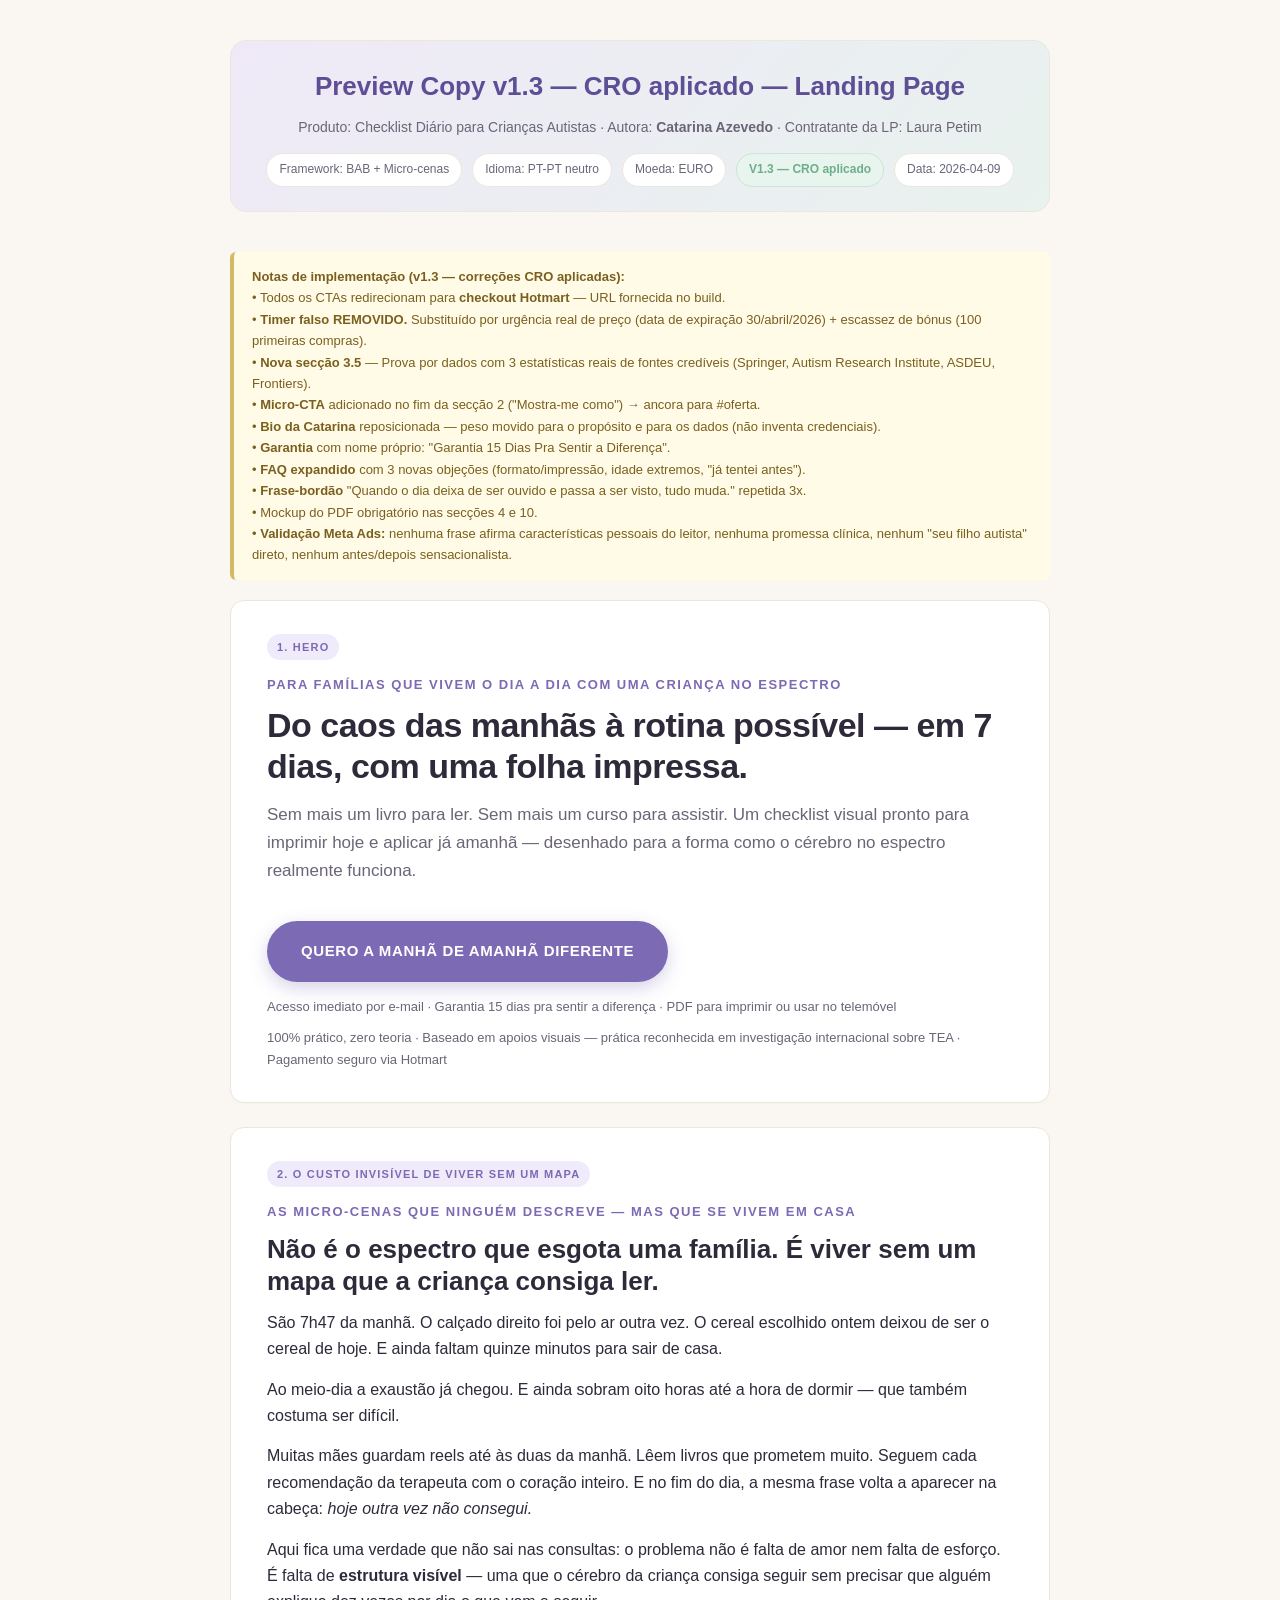
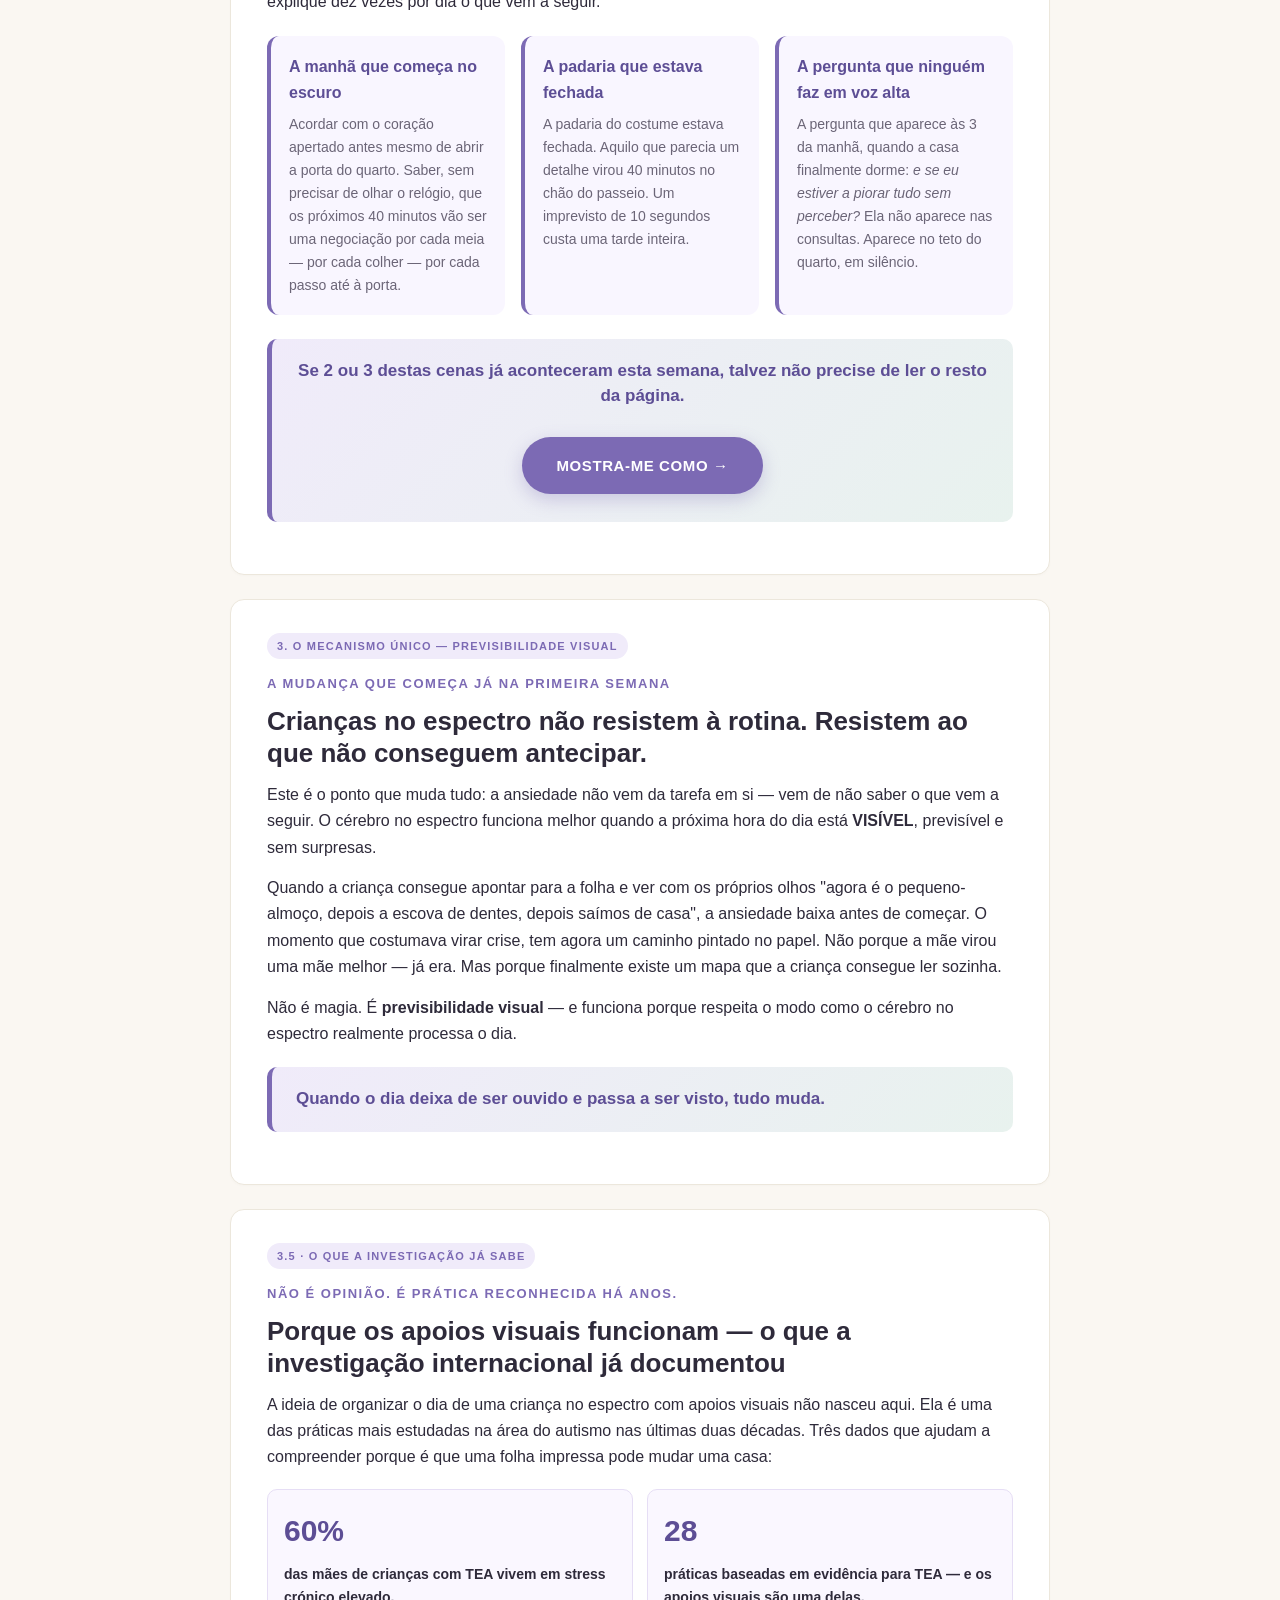
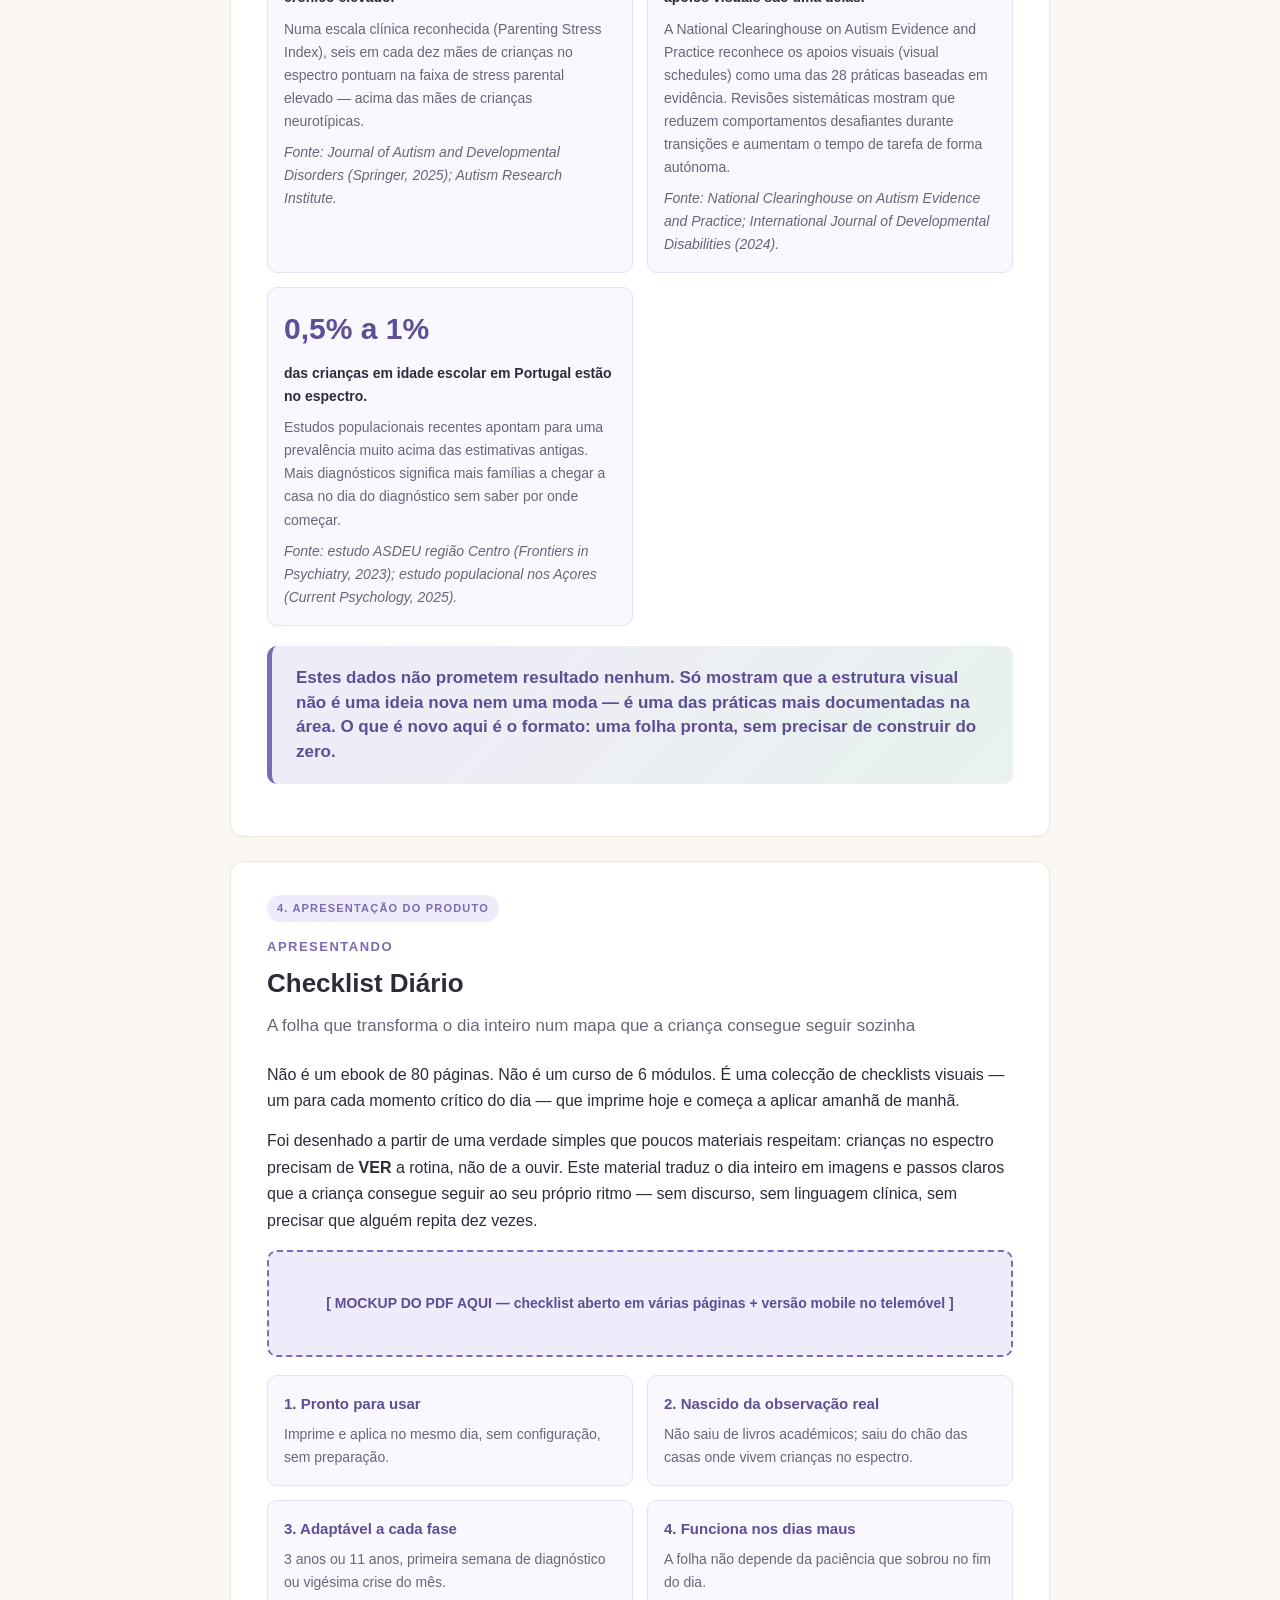
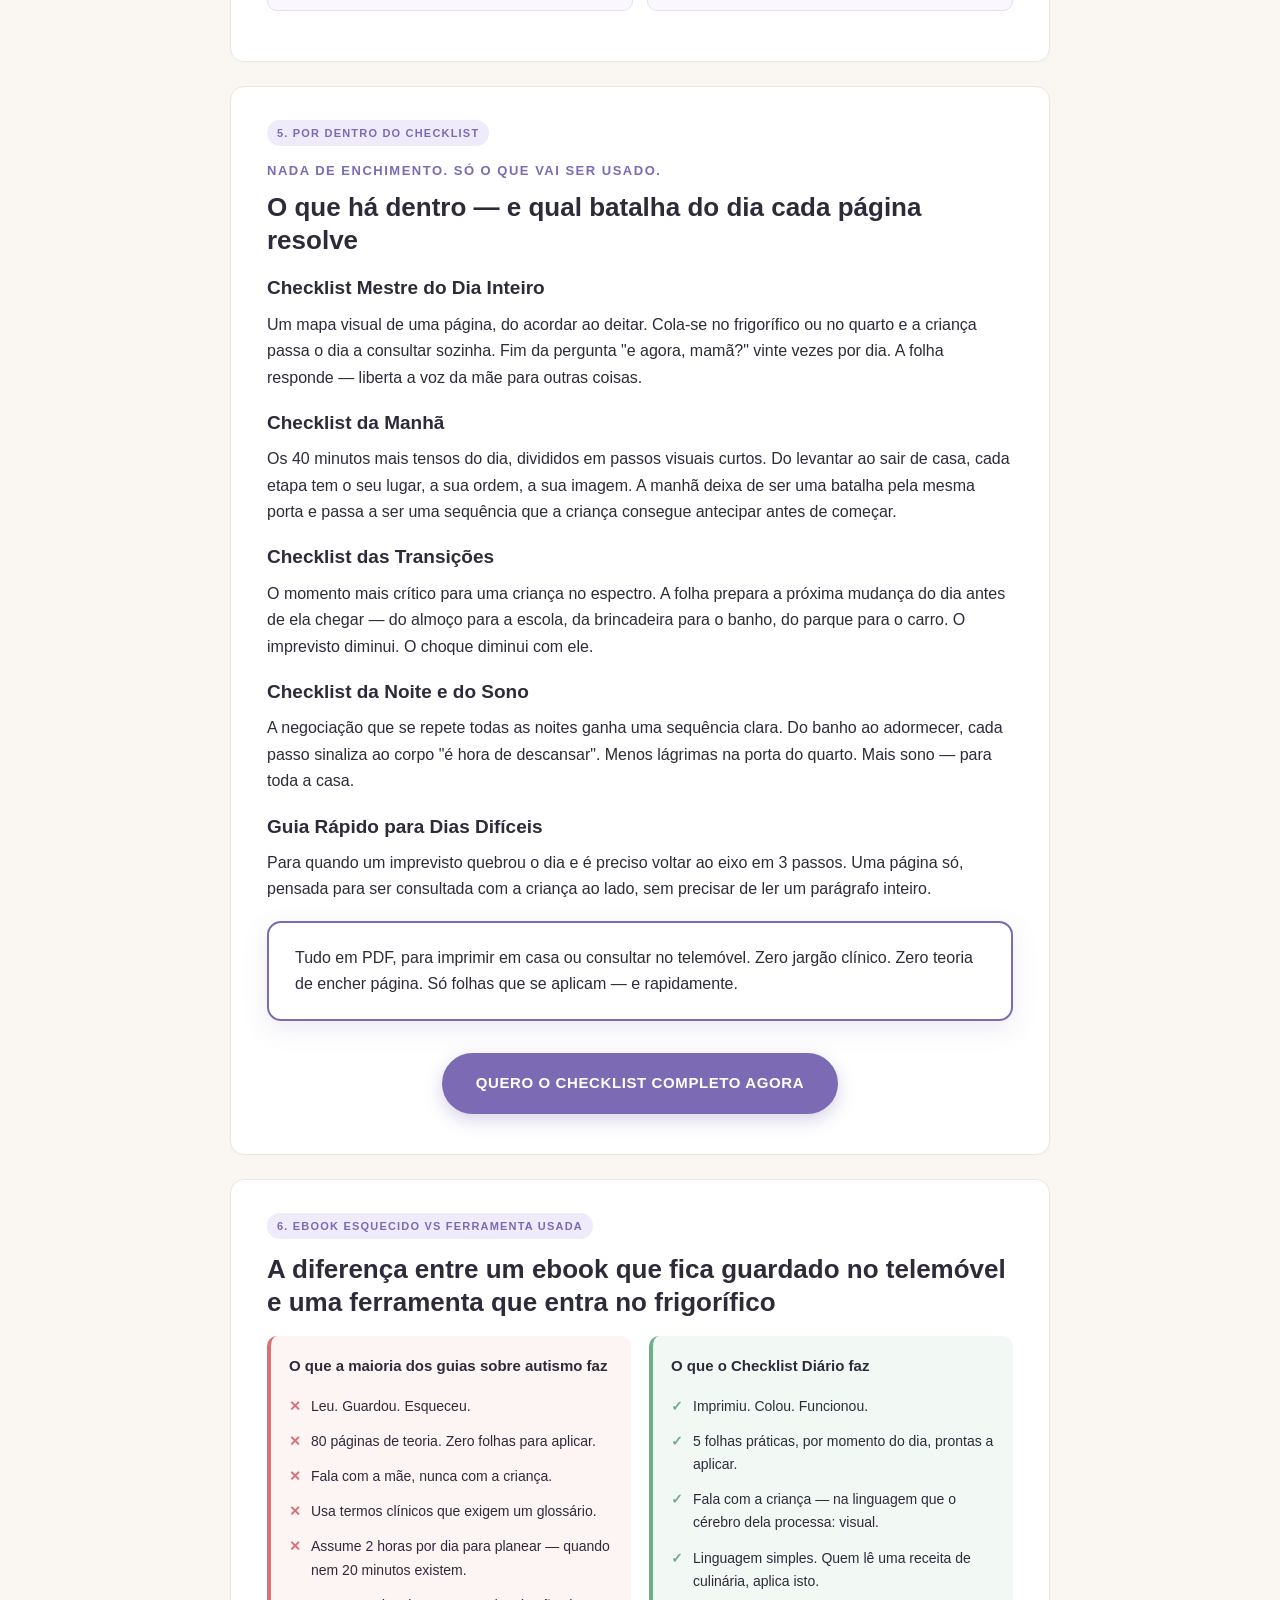
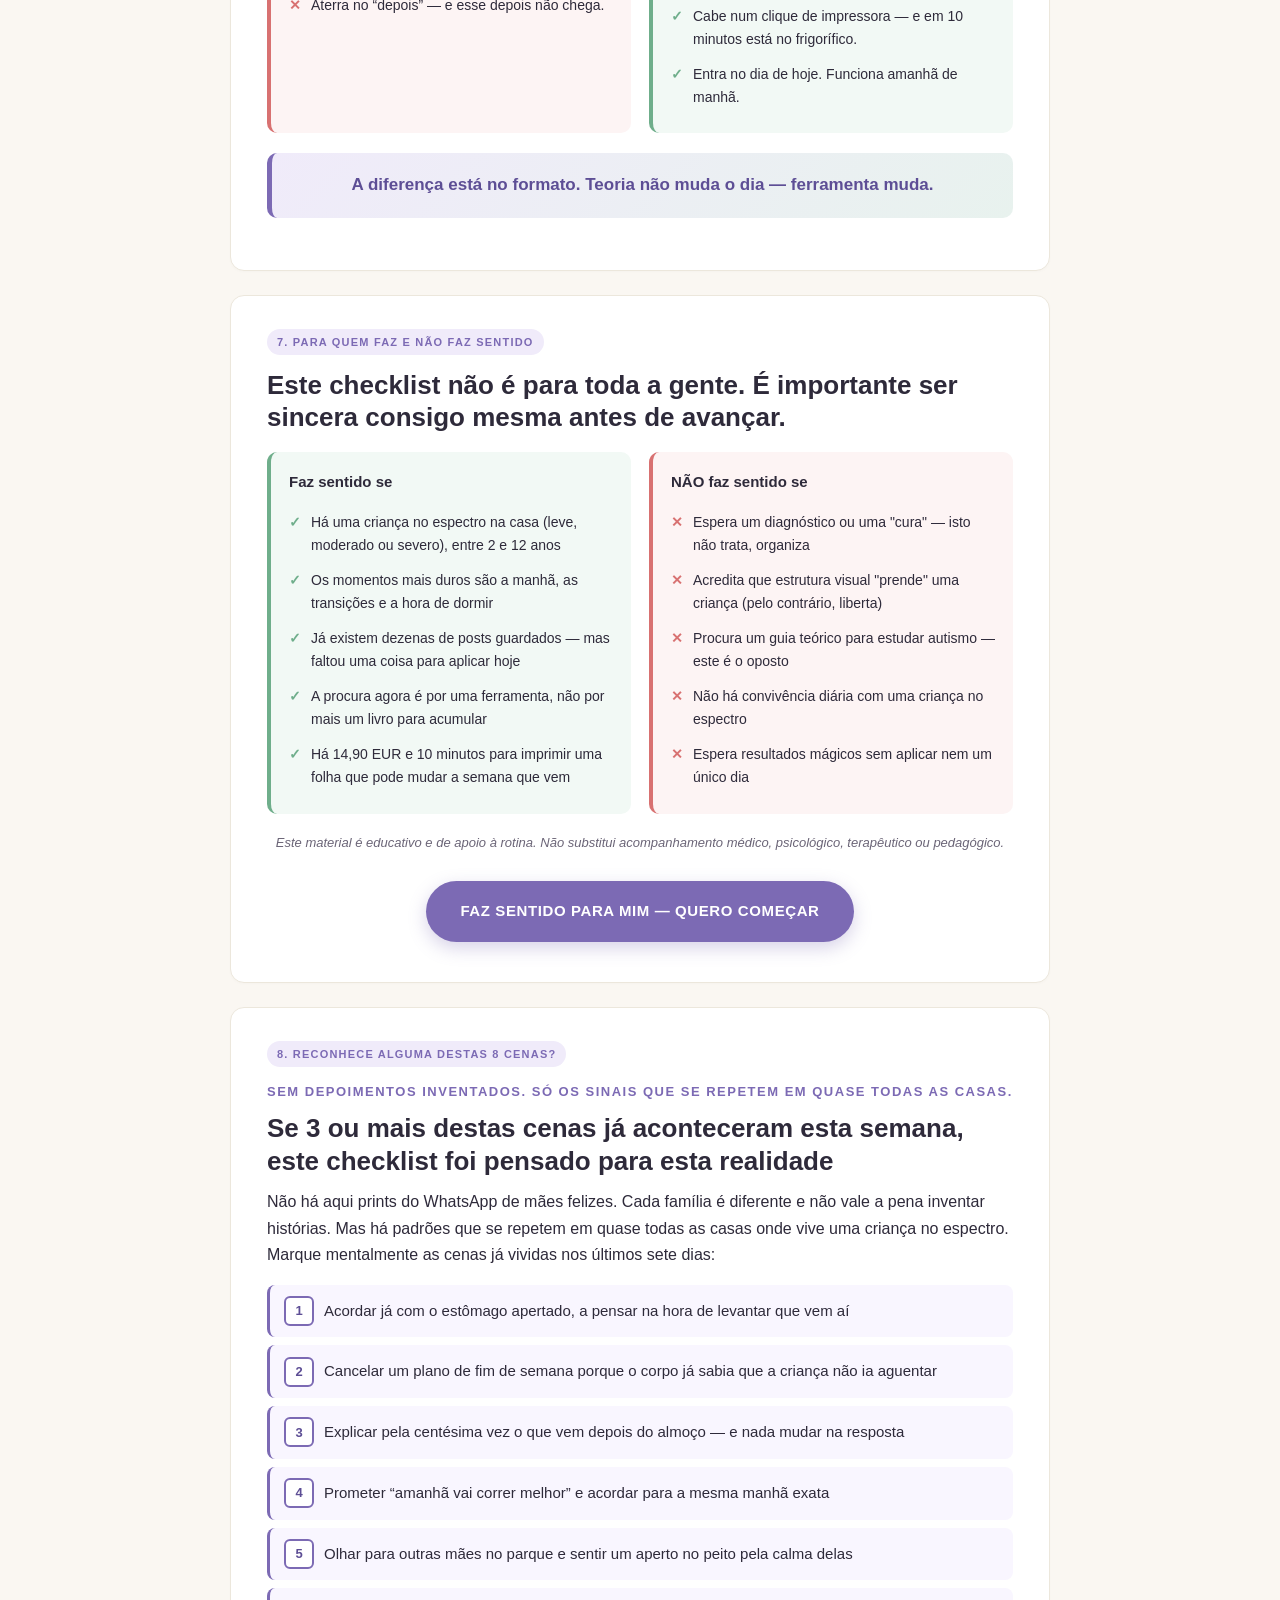
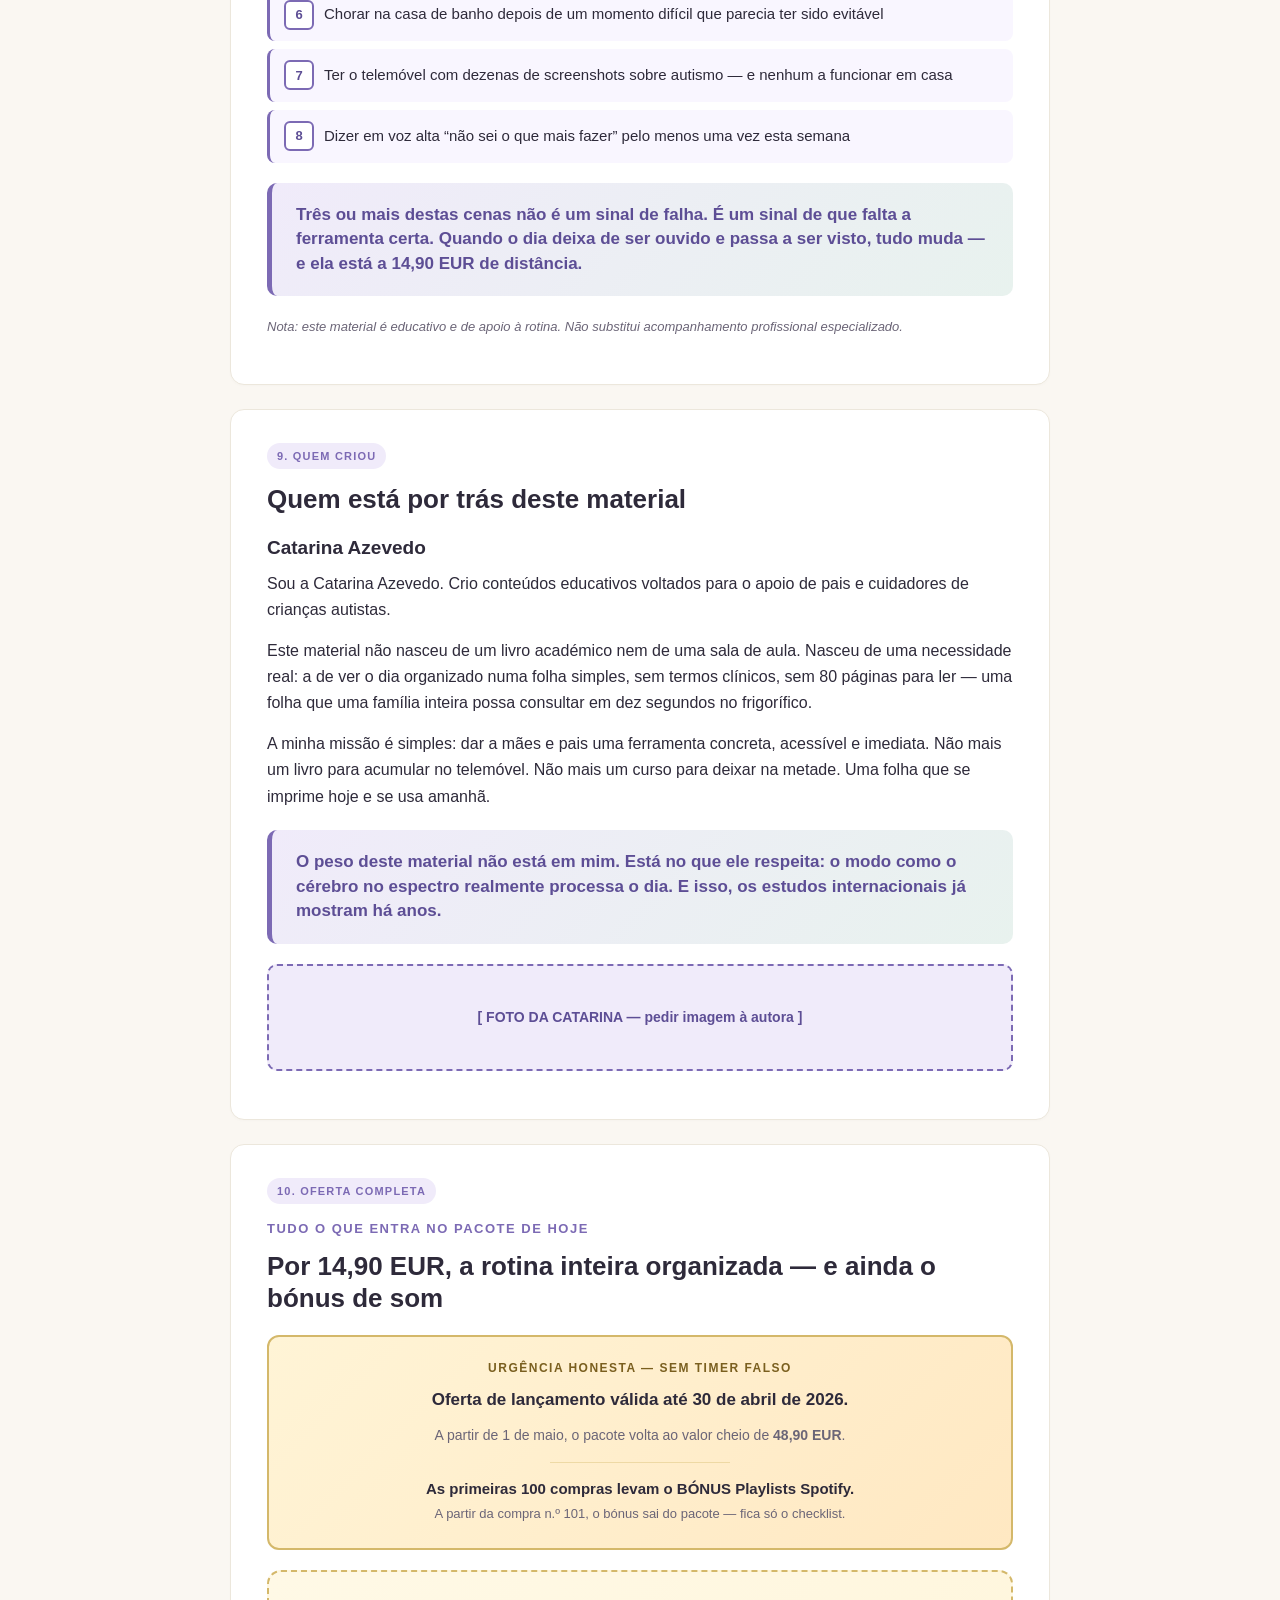
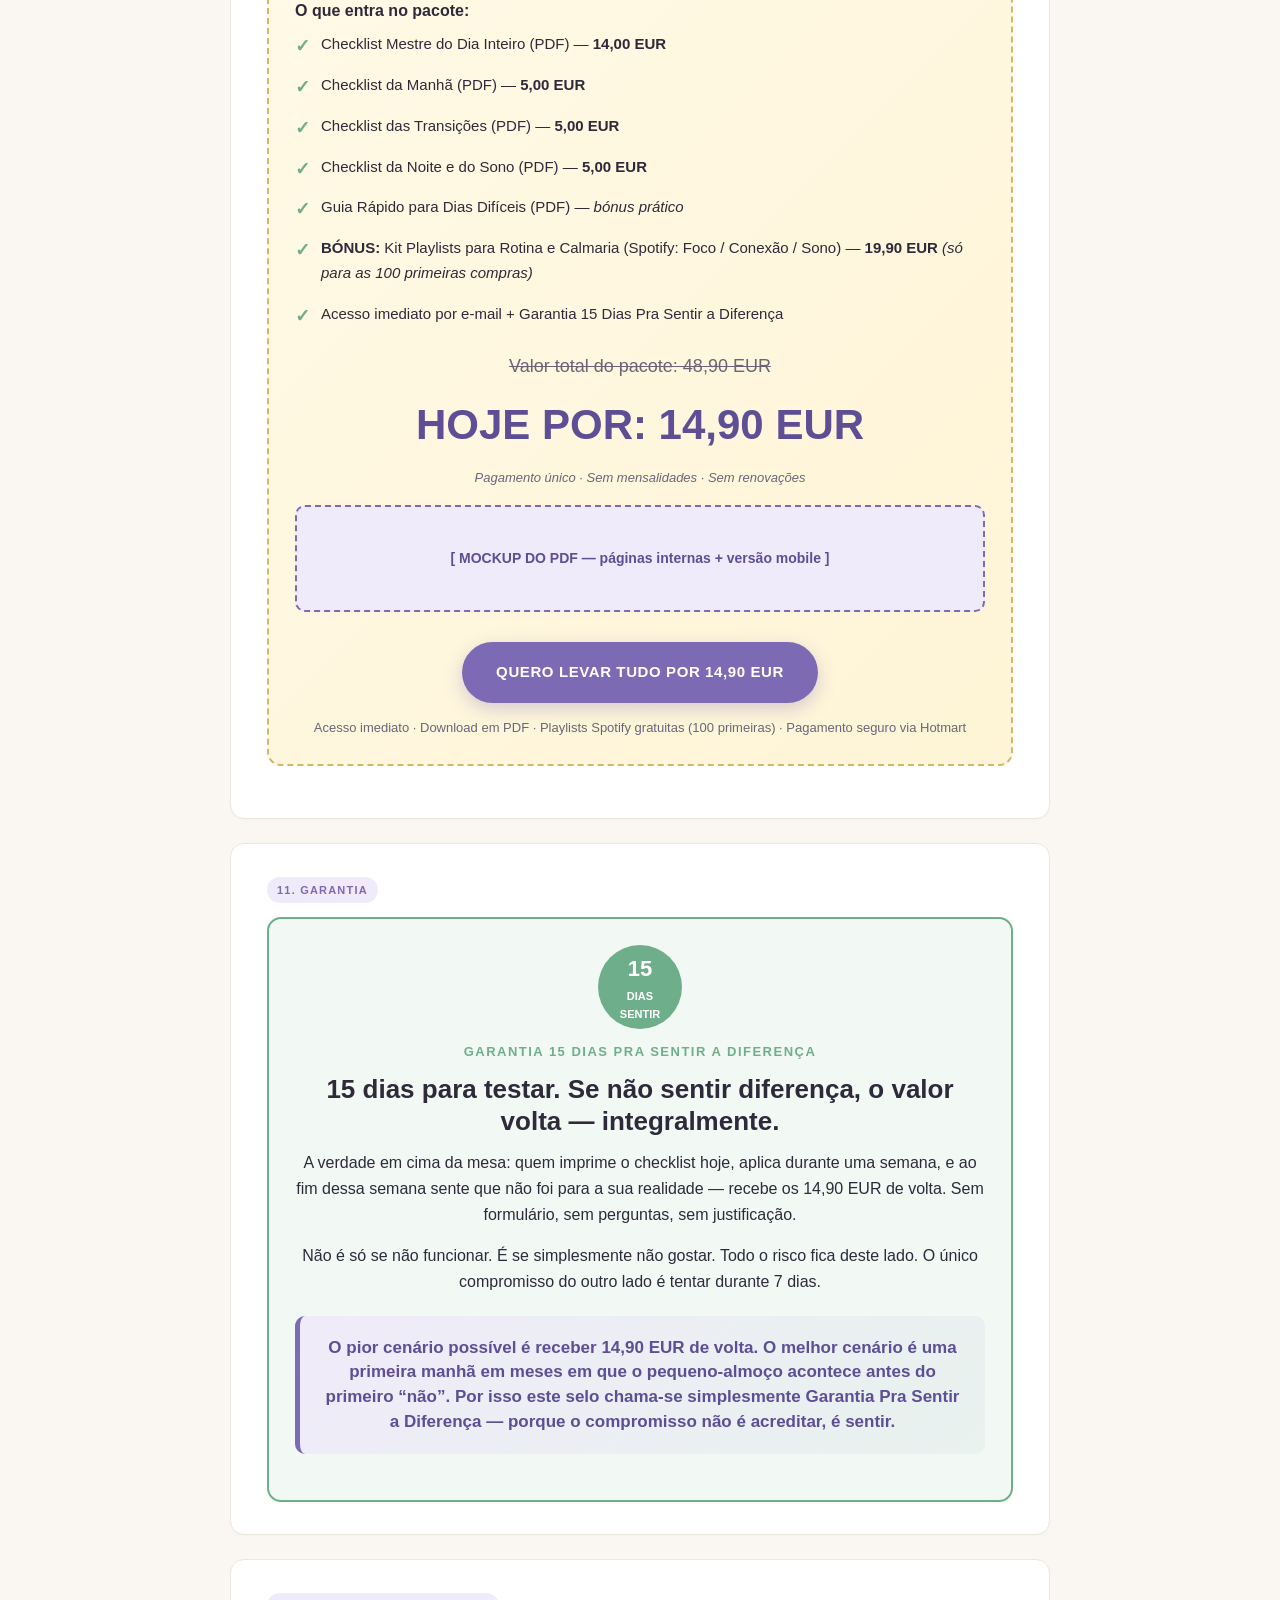
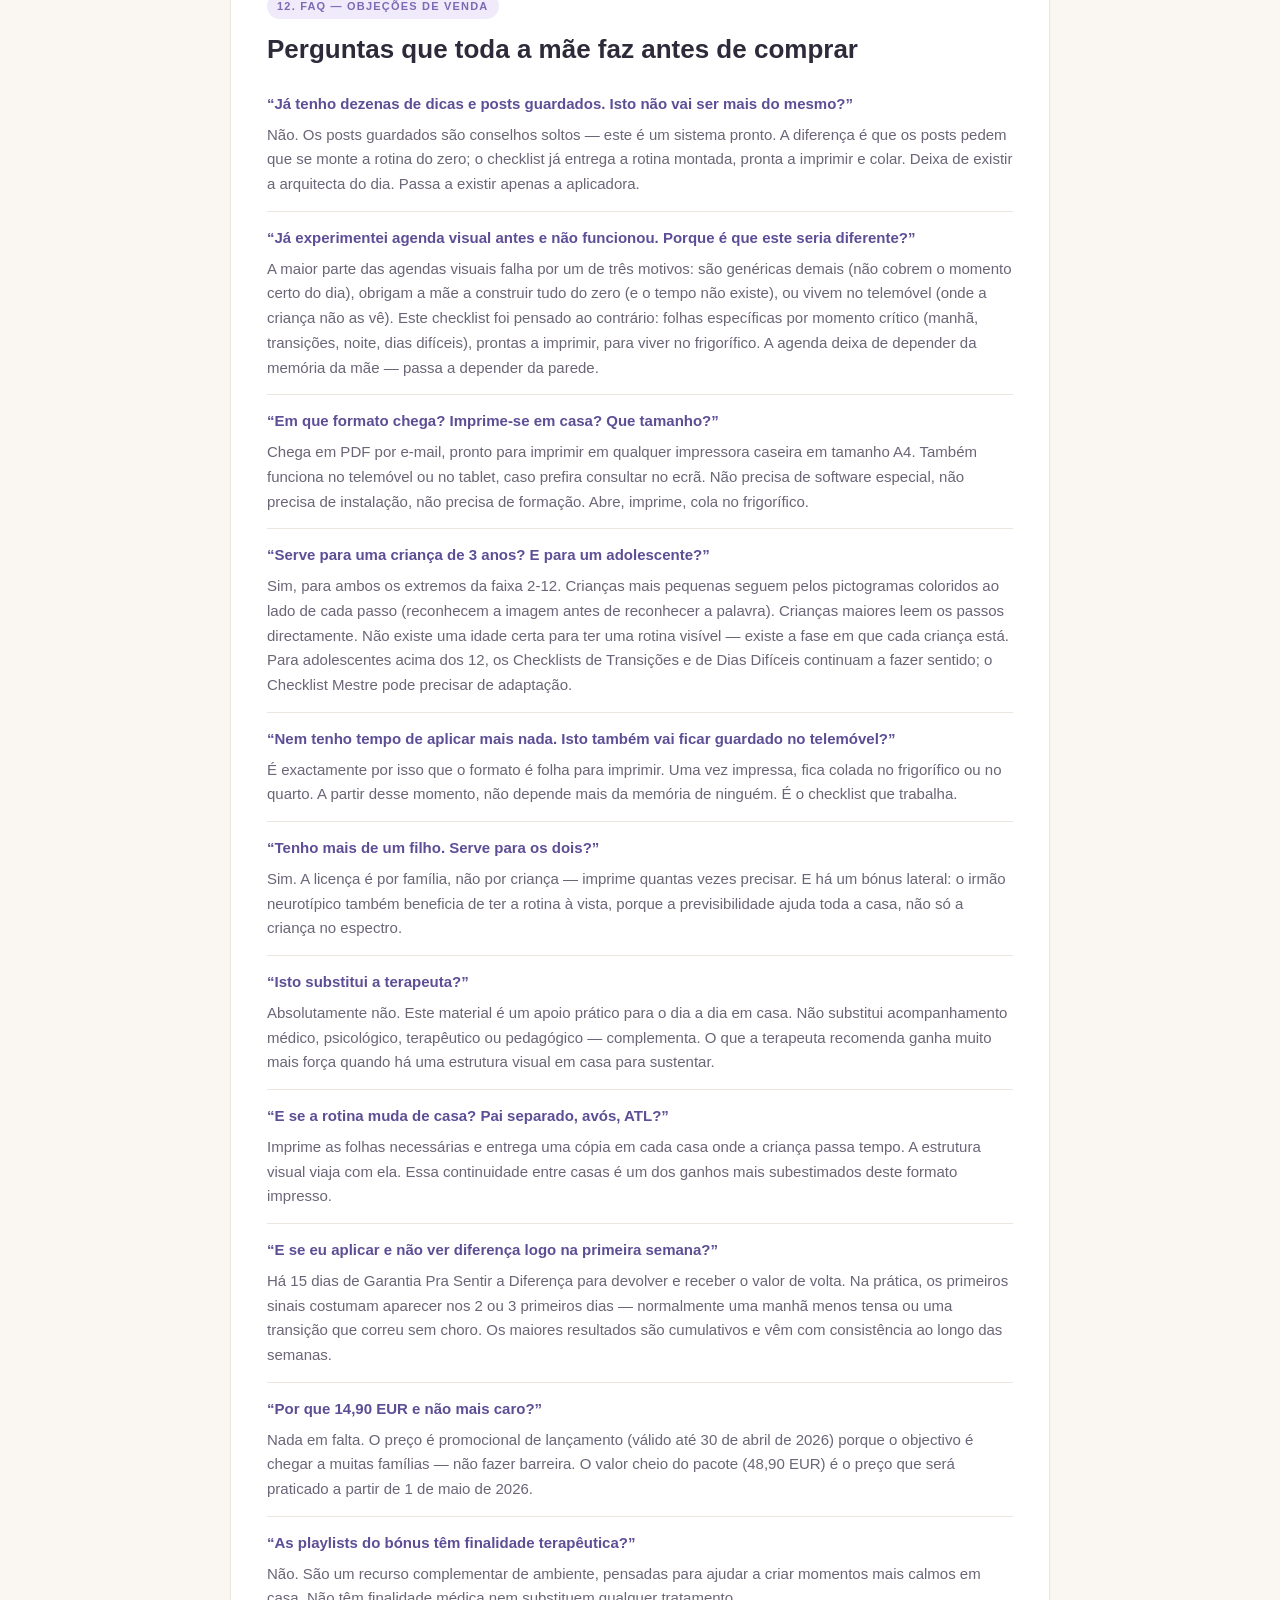
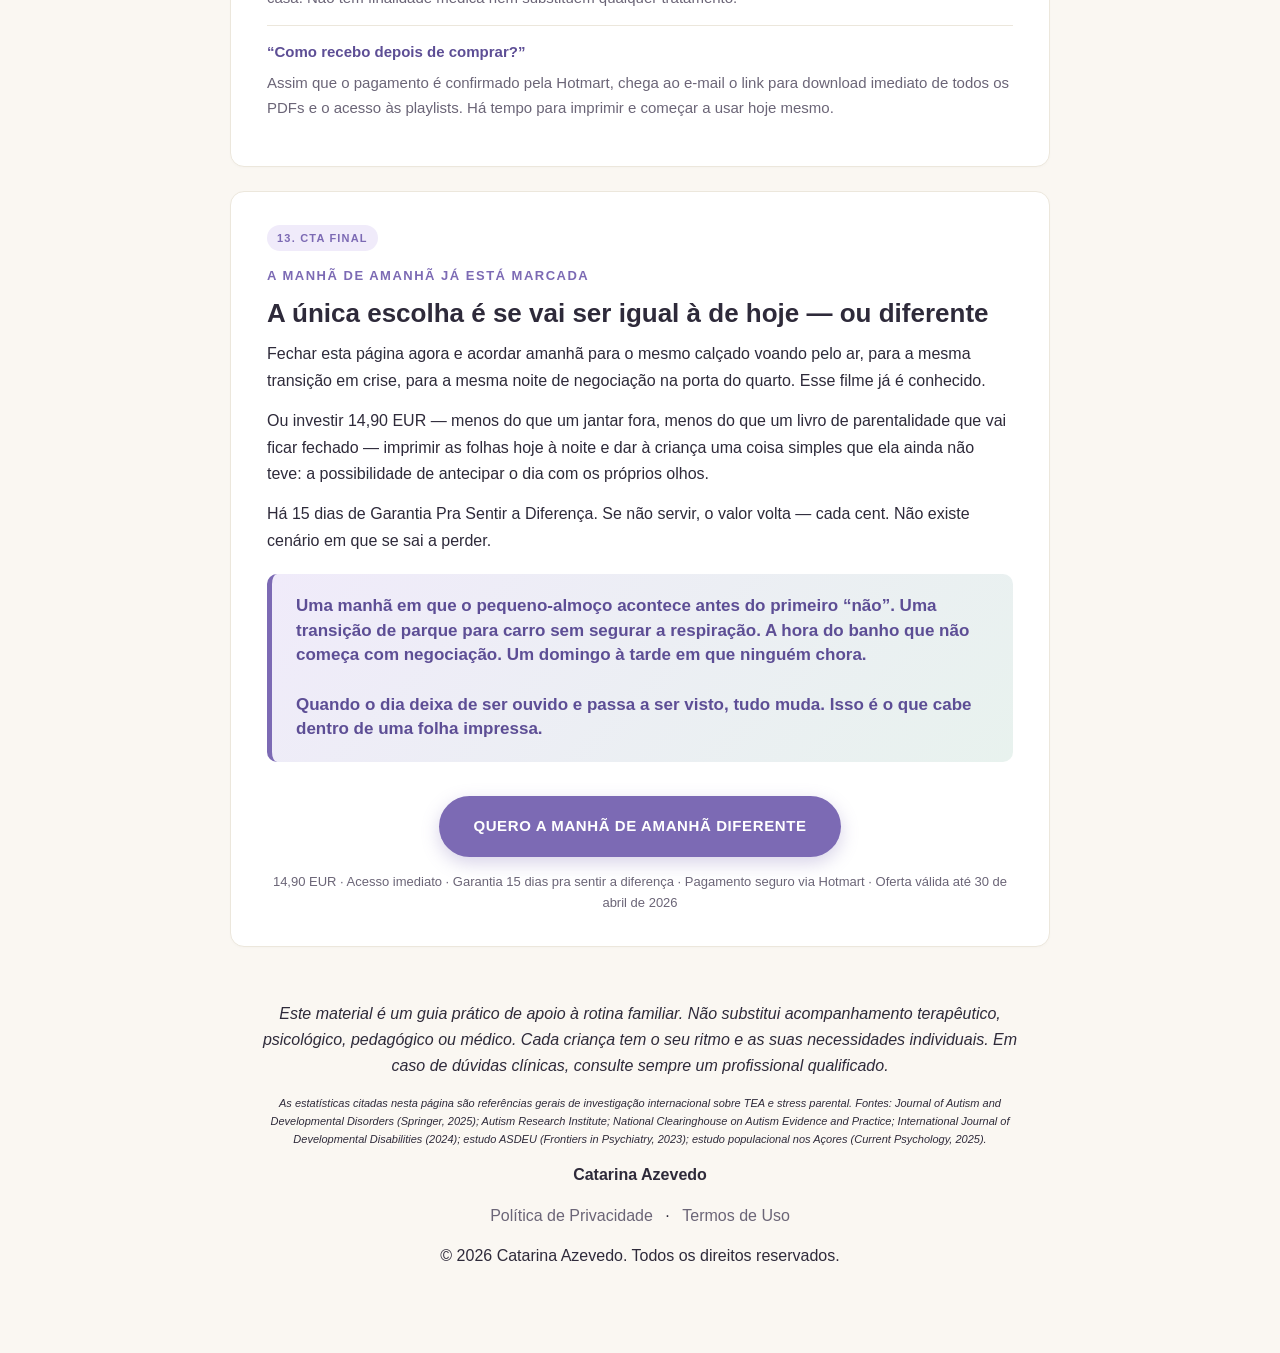
<file: preview-copy-v1.html>
<!DOCTYPE html>
<html lang="pt-PT">
<head>
<meta charset="UTF-8">
<meta name="viewport" content="width=device-width, initial-scale=1.0">
<title>Preview Copy v1.3 CRO aplicado — Catarina Azevedo | Checklist Diário</title>
<style>
  :root {
    --bg: #faf7f2;
    --card: #ffffff;
    --primary: #7c6ab4;
    --primary-dark: #5d4e95;
    --accent: #a8d8c9;
    --text: #2e2a3a;
    --muted: #6b6577;
    --border: #ece7dc;
    --danger: #d87171;
    --success: #6fae8b;
    --gold: #d4b86a;
  }
  * { box-sizing: border-box; margin: 0; padding: 0; }
  body {
    font-family: -apple-system, "Segoe UI", "Inter", "Helvetica Neue", sans-serif;
    background: var(--bg);
    color: var(--text);
    line-height: 1.65;
    padding: 40px 20px;
  }
  .container { max-width: 820px; margin: 0 auto; }
  .doc-header {
    text-align: center;
    margin-bottom: 40px;
    padding: 24px;
    background: linear-gradient(135deg, #efe9f7 0%, #e8f2ee 100%);
    border-radius: 16px;
    border: 1px solid var(--border);
  }
  .doc-header h1 { font-size: 26px; color: var(--primary-dark); margin-bottom: 8px; }
  .doc-header p { color: var(--muted); font-size: 14px; }
  .doc-header .meta {
    display: flex; gap: 10px; justify-content: center;
    margin-top: 14px; flex-wrap: wrap; font-size: 12px;
  }
  .doc-header .meta span {
    background: white; padding: 6px 12px;
    border-radius: 20px; border: 1px solid var(--border); color: var(--muted);
  }
  .doc-header .meta .ok {
    background: #e8f5ee; color: var(--success);
    border-color: #c8e6d3; font-weight: 600;
  }
  .section {
    background: var(--card); border-radius: 14px;
    padding: 32px 36px; margin-bottom: 24px;
    border: 1px solid var(--border);
    box-shadow: 0 1px 3px rgba(0,0,0,0.02);
  }
  .section-label {
    display: inline-block; font-size: 11px; font-weight: 700;
    letter-spacing: 1.2px; color: var(--primary); text-transform: uppercase;
    background: #f0ebfa; padding: 4px 10px; border-radius: 20px; margin-bottom: 14px;
  }
  .pre-head {
    font-size: 13px; color: var(--primary);
    text-transform: uppercase; letter-spacing: 1.5px;
    font-weight: 600; margin-bottom: 10px;
  }
  .h1 {
    font-size: 34px; line-height: 1.2; font-weight: 800;
    color: var(--text); margin-bottom: 14px; letter-spacing: -0.5px;
  }
  .h2 {
    font-size: 26px; line-height: 1.25; font-weight: 700;
    color: var(--text); margin-bottom: 12px;
  }
  .h3 { font-size: 19px; font-weight: 700; color: var(--text); margin: 16px 0 8px; }
  .sub { font-size: 17px; color: var(--muted); margin-bottom: 22px; }
  p { margin-bottom: 14px; color: var(--text); font-size: 16px; }
  .cta {
    display: inline-block; background: var(--primary); color: white;
    font-weight: 700; text-transform: uppercase; letter-spacing: 0.6px;
    padding: 18px 34px; border-radius: 50px; text-decoration: none;
    font-size: 15px; box-shadow: 0 6px 18px rgba(124, 106, 180, 0.3);
    margin: 14px 0 8px;
  }
  .micro { font-size: 13px; color: var(--muted); margin-top: 6px; }
  .bullets { list-style: none; margin: 14px 0; }
  .bullets li {
    padding: 10px 0 10px 32px; position: relative;
    font-size: 16px; border-bottom: 1px dashed var(--border);
  }
  .bullets li:last-child { border-bottom: none; }
  .bullets li::before {
    content: "\2713"; position: absolute; left: 0; top: 10px;
    width: 22px; height: 22px; background: var(--accent);
    color: white; border-radius: 50%; display: flex;
    align-items: center; justify-content: center;
    font-size: 13px; font-weight: 700;
  }
  .cards-grid {
    display: grid; grid-template-columns: repeat(auto-fit, minmax(220px, 1fr));
    gap: 16px; margin: 20px 0;
  }
  .card {
    background: #f9f6ff; border-radius: 12px;
    padding: 18px; border-left: 4px solid var(--primary);
  }
  .card h4 { font-size: 16px; color: var(--primary-dark); margin-bottom: 6px; }
  .card p { font-size: 14px; margin: 0; color: var(--muted); }
  .two-col {
    display: grid; grid-template-columns: 1fr 1fr;
    gap: 18px; margin: 18px 0;
  }
  .col { padding: 18px; border-radius: 10px; }
  .col.yes { background: #f2f9f5; border-left: 4px solid var(--success); }
  .col.no  { background: #fdf4f4; border-left: 4px solid var(--danger); }
  .col h4 { font-size: 15px; margin-bottom: 10px; }
  .col ul { list-style: none; }
  .col ul li { padding: 6px 0 6px 22px; position: relative; font-size: 14px; }
  .col.yes ul li::before { content: "\2713"; color: var(--success); position: absolute; left: 0; font-weight: 700; }
  .col.no  ul li::before { content: "\2715"; color: var(--danger); position: absolute; left: 0; font-weight: 700; }
  .timer-wrap { text-align: center; margin: 20px 0 14px; }
  .timer-label {
    font-size: 14px; color: var(--muted);
    text-transform: uppercase; letter-spacing: 1.5px; margin-bottom: 10px;
  }
  .timer {
    display: inline-flex; gap: 10px; justify-content: center; align-items: center;
    font-family: "Courier New", monospace; font-size: 44px; font-weight: 800;
    color: white; background: linear-gradient(135deg, #d87171 0%, #b85050 100%);
    padding: 14px 28px; border-radius: 12px;
    box-shadow: 0 6px 20px rgba(216, 113, 113, 0.35); letter-spacing: 2px;
  }
  .timer-note { display: block; font-size: 12px; color: var(--muted); margin-top: 8px; font-family: -apple-system, sans-serif; letter-spacing: 0; }
  .offer-box {
    background: linear-gradient(135deg, #fff9e6 0%, #fff4d6 100%);
    border: 2px dashed var(--gold); border-radius: 14px;
    padding: 26px; margin: 20px 0;
  }
  .offer-box ul { list-style: none; }
  .offer-box ul li { padding: 8px 0 8px 26px; position: relative; font-size: 15px; }
  .offer-box ul li::before {
    content: "\2713"; position: absolute; left: 0;
    color: var(--success); font-weight: 700; font-size: 18px;
  }
  .price-old { text-decoration: line-through; color: var(--muted); font-size: 18px; }
  .price-new { font-size: 42px; font-weight: 800; color: var(--primary-dark); margin: 8px 0; }
  .guarantee-box {
    background: #f2f9f5; border: 2px solid var(--success);
    border-radius: 14px; padding: 26px; text-align: center;
  }
  .guarantee-box .seal {
    background: var(--success); color: white; border-radius: 50%;
    width: 84px; height: 84px; font-weight: 800; font-size: 11px;
    margin-bottom: 12px; display: inline-flex; align-items: center;
    justify-content: center; flex-direction: column; text-align: center;
  }
  .guarantee-box .seal strong { font-size: 22px; display: block; }
  .faq-item { padding: 14px 0; border-bottom: 1px solid var(--border); }
  .faq-item:last-child { border-bottom: none; }
  .faq-item .q { font-weight: 700; color: var(--primary-dark); margin-bottom: 6px; font-size: 15px; }
  .faq-item .a { font-size: 15px; color: var(--muted); }
  .signals-list { list-style: none; margin: 16px 0; counter-reset: sig; }
  .signals-list li {
    padding: 14px 16px 14px 54px; position: relative; font-size: 15px;
    background: #f9f6ff; border-radius: 8px; margin-bottom: 8px;
    border-left: 3px solid var(--primary); counter-increment: sig;
  }
  .signals-list li::before {
    content: counter(sig); position: absolute; left: 14px; top: 50%;
    transform: translateY(-50%); width: 26px; height: 26px;
    border: 2px solid var(--primary); border-radius: 6px;
    background: white; color: var(--primary-dark);
    font-weight: 800; font-size: 13px;
    display: flex; align-items: center; justify-content: center;
  }
  .mockup-placeholder {
    background: #f0ebfa; border: 2px dashed var(--primary);
    padding: 40px 20px; text-align: center; border-radius: 10px;
    color: var(--primary-dark); margin: 16px 0;
    font-weight: 600; font-size: 14px;
  }
  .impl-note {
    background: #fffbe6; border-left: 4px solid var(--gold);
    padding: 14px 18px; border-radius: 6px; margin: 20px 0;
    font-size: 13px; color: #7a5f1f;
  }
  .highlight-box {
    background: linear-gradient(135deg, #f0ebfa 0%, #e8f2ee 100%);
    border-left: 5px solid var(--primary); padding: 20px 24px;
    border-radius: 10px; margin: 20px 0; font-size: 17px;
    font-weight: 600; color: var(--primary-dark); line-height: 1.45;
  }
  .mechanism-box {
    background: #fff; border: 2px solid var(--primary);
    border-radius: 14px; padding: 22px 26px; margin: 18px 0;
    box-shadow: 0 8px 26px rgba(124,106,180,0.14);
  }
  .mechanism-box .tag {
    display: inline-block; background: var(--primary); color: white;
    font-size: 11px; font-weight: 700; letter-spacing: 1.2px;
    text-transform: uppercase; padding: 4px 10px; border-radius: 20px;
    margin-bottom: 10px;
  }
  .mechanism-box h3 { color: var(--primary-dark); font-size: 20px; margin-bottom: 8px; }
  .pillars {
    display: grid; grid-template-columns: repeat(auto-fit, minmax(260px, 1fr));
    gap: 14px; margin: 18px 0;
  }
  .pillar {
    background: #faf7ff; border-radius: 10px;
    padding: 16px; border: 1px solid #e6def5;
  }
  .pillar h4 { color: var(--primary-dark); font-size: 15px; margin-bottom: 6px; }
  .pillar p { font-size: 14px; color: var(--muted); margin: 0; }
  footer { text-align: center; padding: 30px; color: var(--muted); font-size: 13px; }
  footer a { color: var(--muted); text-decoration: none; margin: 0 8px; }
  @media (max-width: 640px) {
    body { padding: 20px 12px; }
    .section { padding: 22px 20px; }
    .h1 { font-size: 26px; }
    .h2 { font-size: 22px; }
    .two-col { grid-template-columns: 1fr; }
    .timer { font-size: 32px; padding: 12px 20px; }
    .price-new { font-size: 34px; }
  }

  /* ===== Seção comparadora de versões de promessa ===== */
  .versions-wrap {
    max-width: 1240px;
    margin: 0 auto 40px;
  }
  .versions-banner {
    text-align: center;
    background: linear-gradient(135deg, #2e2a3a 0%, #5d4e95 100%);
    color: #fff;
    padding: 22px 24px;
    border-radius: 14px;
    margin-bottom: 24px;
    box-shadow: 0 8px 24px rgba(93, 78, 149, 0.25);
  }
  .versions-banner h2 {
    font-size: 22px;
    font-weight: 800;
    letter-spacing: -0.3px;
    margin-bottom: 6px;
  }
  .versions-banner p {
    font-size: 14px;
    opacity: 0.85;
    color: #fff;
    margin: 0;
  }
  .versions-grid {
    display: grid;
    grid-template-columns: repeat(3, 1fr);
    gap: 20px;
  }
  .version-card {
    background: #fff;
    border: 2px solid var(--border);
    border-radius: 16px;
    padding: 28px 26px;
    position: relative;
    display: flex;
    flex-direction: column;
    box-shadow: 0 2px 10px rgba(0,0,0,0.04);
    transition: transform 0.2s, border-color 0.2s;
  }
  .version-card:hover {
    transform: translateY(-3px);
    border-color: var(--primary);
  }
  .version-card.v1 { background: linear-gradient(180deg, #fff 0%, #faf7f2 100%); }
  .version-card.v2 { background: linear-gradient(180deg, #fff 0%, #f0ebfa 100%); }
  .version-card.v3 { background: linear-gradient(180deg, #fff 0%, #e8f5ee 100%); }
  .version-badge {
    position: absolute;
    top: -12px;
    left: 22px;
    background: var(--primary);
    color: #fff;
    font-size: 11px;
    font-weight: 800;
    letter-spacing: 1.2px;
    text-transform: uppercase;
    padding: 6px 14px;
    border-radius: 20px;
    box-shadow: 0 4px 10px rgba(124, 106, 180, 0.3);
  }
  .version-card.v1 .version-badge { background: var(--primary); }
  .version-card.v2 .version-badge { background: #5d4e95; }
  .version-card.v3 .version-badge { background: var(--success); }
  .version-angle {
    font-size: 11px;
    font-weight: 700;
    text-transform: uppercase;
    letter-spacing: 1px;
    color: var(--muted);
    margin-bottom: 14px;
    padding-bottom: 12px;
    border-bottom: 1px dashed var(--border);
  }
  .version-prehead {
    font-size: 12px;
    font-weight: 600;
    color: var(--primary);
    text-transform: uppercase;
    letter-spacing: 1.2px;
    margin-bottom: 10px;
  }
  .version-h1 {
    font-size: 22px;
    line-height: 1.22;
    font-weight: 800;
    color: var(--text);
    letter-spacing: -0.4px;
    margin-bottom: 14px;
  }
  .version-sub {
    font-size: 14px;
    line-height: 1.55;
    color: var(--muted);
    margin: 0;
  }
  @media (max-width: 900px) {
    .versions-grid { grid-template-columns: 1fr; }
    .version-h1 { font-size: 20px; }
    .versions-banner h2 { font-size: 18px; }
  }
</style>
</head>
<body>

<div class="container">

  <div class="doc-header">
    <h1>Preview Copy v1.3 — CRO aplicado — Landing Page</h1>
    <p>Produto: Checklist Diário para Crianças Autistas &middot; Autora: <strong>Catarina Azevedo</strong> &middot; Contratante da LP: Laura Petim</p>
    <div class="meta">
      <span>Framework: BAB + Micro-cenas</span>
      <span>Idioma: PT-PT neutro</span>
      <span>Moeda: EURO</span>
      <span class="ok">V1.3 — CRO aplicado</span>
      <span>Data: 2026-04-09</span>
    </div>
  </div>

  <div class="impl-note">
    <strong>Notas de implementação (v1.3 — correções CRO aplicadas):</strong><br>
    &bull; Todos os CTAs redirecionam para <strong>checkout Hotmart</strong> — URL fornecida no build.<br>
    &bull; <strong>Timer falso REMOVIDO.</strong> Substituído por urgência real de preço (data de expiração 30/abril/2026) + escassez de bónus (100 primeiras compras).<br>
    &bull; <strong>Nova secção 3.5</strong> — Prova por dados com 3 estatísticas reais de fontes credíveis (Springer, Autism Research Institute, ASDEU, Frontiers).<br>
    &bull; <strong>Micro-CTA</strong> adicionado no fim da secção 2 ("Mostra-me como") → ancora para #oferta.<br>
    &bull; <strong>Bio da Catarina</strong> reposicionada — peso movido para o propósito e para os dados (não inventa credenciais).<br>
    &bull; <strong>Garantia</strong> com nome próprio: "Garantia 15 Dias Pra Sentir a Diferença".<br>
    &bull; <strong>FAQ expandido</strong> com 3 novas objeções (formato/impressão, idade extremos, "já tentei antes").<br>
    &bull; <strong>Frase-bordão</strong> "Quando o dia deixa de ser ouvido e passa a ser visto, tudo muda." repetida 3x.<br>
    &bull; Mockup do PDF obrigatório nas secções 4 e 10.<br>
    &bull; <strong>Validação Meta Ads:</strong> nenhuma frase afirma características pessoais do leitor, nenhuma promessa clínica, nenhum "seu filho autista" direto, nenhum antes/depois sensacionalista.
  </div>

  <!-- SECÇÃO 1 — HERO -->
  <div class="section">
    <span class="section-label">1. Hero</span>
    <div class="pre-head">Para famílias que vivem o dia a dia com uma criança no espectro</div>
    <h1 class="h1">Do caos das manhãs à rotina possível — em 7 dias, com uma folha impressa.</h1>
    <p class="sub">Sem mais um livro para ler. Sem mais um curso para assistir. Um checklist visual pronto para imprimir hoje e aplicar já amanhã — desenhado para a forma como o cérebro no espectro realmente funciona.</p>
    <a href="#oferta" class="cta">Quero a manhã de amanhã diferente</a>
    <div class="micro">Acesso imediato por e-mail &middot; Garantia 15 dias pra sentir a diferença &middot; PDF para imprimir ou usar no telemóvel</div>
    <div class="micro" style="margin-top:10px;">100% prático, zero teoria &middot; Baseado em apoios visuais — prática reconhecida em investigação internacional sobre TEA &middot; Pagamento seguro via Hotmart</div>
  </div>

  <!-- SECÇÃO 2 — BEFORE (custo invisível) -->
  <div class="section">
    <span class="section-label">2. O custo invisível de viver sem um mapa</span>
    <div class="pre-head">As micro-cenas que ninguém descreve — mas que se vivem em casa</div>
    <h2 class="h2">Não é o espectro que esgota uma família. É viver sem um mapa que a criança consiga ler.</h2>
    <p>São 7h47 da manhã. O calçado direito foi pelo ar outra vez. O cereal escolhido ontem deixou de ser o cereal de hoje. E ainda faltam quinze minutos para sair de casa.</p>
    <p>Ao meio-dia a exaustão já chegou. E ainda sobram oito horas até a hora de dormir — que também costuma ser difícil.</p>
    <p>Muitas mães guardam reels até às duas da manhã. Lêem livros que prometem muito. Seguem cada recomendação da terapeuta com o coração inteiro. E no fim do dia, a mesma frase volta a aparecer na cabeça: <em>hoje outra vez não consegui.</em></p>
    <p>Aqui fica uma verdade que não sai nas consultas: o problema não é falta de amor nem falta de esforço. É falta de <strong>estrutura visível</strong> — uma que o cérebro da criança consiga seguir sem precisar que alguém explique dez vezes por dia o que vem a seguir.</p>

    <div class="cards-grid">
      <div class="card">
        <h4>A manhã que começa no escuro</h4>
        <p>Acordar com o coração apertado antes mesmo de abrir a porta do quarto. Saber, sem precisar de olhar o relógio, que os próximos 40 minutos vão ser uma negociação por cada meia — por cada colher — por cada passo até à porta.</p>
      </div>
      <div class="card">
        <h4>A padaria que estava fechada</h4>
        <p>A padaria do costume estava fechada. Aquilo que parecia um detalhe virou 40 minutos no chão do passeio. Um imprevisto de 10 segundos custa uma tarde inteira.</p>
      </div>
      <div class="card">
        <h4>A pergunta que ninguém faz em voz alta</h4>
        <p>A pergunta que aparece às 3 da manhã, quando a casa finalmente dorme: <em>e se eu estiver a piorar tudo sem perceber?</em> Ela não aparece nas consultas. Aparece no teto do quarto, em silêncio.</p>
      </div>
    </div>

    <div class="highlight-box" style="text-align:center; margin-top:24px;">
      Se 2 ou 3 destas cenas já aconteceram esta semana, talvez não precise de ler o resto da página.
      <div style="margin-top:14px;">
        <a href="#oferta" class="cta">Mostra-me como &rarr;</a>
      </div>
    </div>
  </div>

  <!-- SECÇÃO 3 — EDUCAÇÃO DO MECANISMO -->
  <div class="section">
    <span class="section-label">3. O mecanismo único — previsibilidade visual</span>
    <div class="pre-head">A mudança que começa já na primeira semana</div>
    <h2 class="h2">Crianças no espectro não resistem à rotina. Resistem ao que não conseguem antecipar.</h2>
    <p>Este é o ponto que muda tudo: a ansiedade não vem da tarefa em si — vem de não saber o que vem a seguir. O cérebro no espectro funciona melhor quando a próxima hora do dia está <strong>VISÍVEL</strong>, previsível e sem surpresas.</p>
    <p>Quando a criança consegue apontar para a folha e ver com os próprios olhos "agora é o pequeno-almoço, depois a escova de dentes, depois saímos de casa", a ansiedade baixa antes de começar. O momento que costumava virar crise, tem agora um caminho pintado no papel. Não porque a mãe virou uma mãe melhor — já era. Mas porque finalmente existe um mapa que a criança consegue ler sozinha.</p>
    <p>Não é magia. É <strong>previsibilidade visual</strong> — e funciona porque respeita o modo como o cérebro no espectro realmente processa o dia.</p>

    <div class="highlight-box">
      Quando o dia deixa de ser ouvido e passa a ser visto, tudo muda.
    </div>
  </div>

  <!-- SECÇÃO 3.5 — PROVA POR DADOS -->
  <div class="section">
    <span class="section-label">3.5 &middot; O que a investigação já sabe</span>
    <div class="pre-head">Não é opinião. É prática reconhecida há anos.</div>
    <h2 class="h2">Porque os apoios visuais funcionam — o que a investigação internacional já documentou</h2>
    <p>A ideia de organizar o dia de uma criança no espectro com apoios visuais não nasceu aqui. Ela é uma das práticas mais estudadas na área do autismo nas últimas duas décadas. Três dados que ajudam a compreender porque é que uma folha impressa pode mudar uma casa:</p>

    <div class="pillars">
      <div class="pillar">
        <h4 style="font-size:30px; color: var(--primary-dark); margin-bottom:8px;">60%</h4>
        <p style="font-size:14px; color: var(--text); margin-bottom:8px;"><strong>das mães de crianças com TEA vivem em stress crónico elevado.</strong></p>
        <p>Numa escala clínica reconhecida (Parenting Stress Index), seis em cada dez mães de crianças no espectro pontuam na faixa de stress parental elevado — acima das mães de crianças neurotípicas.</p>
        <p class="micro" style="margin-top:8px;"><em>Fonte: Journal of Autism and Developmental Disorders (Springer, 2025); Autism Research Institute.</em></p>
      </div>
      <div class="pillar">
        <h4 style="font-size:30px; color: var(--primary-dark); margin-bottom:8px;">28</h4>
        <p style="font-size:14px; color: var(--text); margin-bottom:8px;"><strong>práticas baseadas em evidência para TEA — e os apoios visuais são uma delas.</strong></p>
        <p>A National Clearinghouse on Autism Evidence and Practice reconhece os apoios visuais (visual schedules) como uma das 28 práticas baseadas em evidência. Revisões sistemáticas mostram que reduzem comportamentos desafiantes durante transições e aumentam o tempo de tarefa de forma autónoma.</p>
        <p class="micro" style="margin-top:8px;"><em>Fonte: National Clearinghouse on Autism Evidence and Practice; International Journal of Developmental Disabilities (2024).</em></p>
      </div>
      <div class="pillar">
        <h4 style="font-size:30px; color: var(--primary-dark); margin-bottom:8px;">0,5% a 1%</h4>
        <p style="font-size:14px; color: var(--text); margin-bottom:8px;"><strong>das crianças em idade escolar em Portugal estão no espectro.</strong></p>
        <p>Estudos populacionais recentes apontam para uma prevalência muito acima das estimativas antigas. Mais diagnósticos significa mais famílias a chegar a casa no dia do diagnóstico sem saber por onde começar.</p>
        <p class="micro" style="margin-top:8px;"><em>Fonte: estudo ASDEU região Centro (Frontiers in Psychiatry, 2023); estudo populacional nos Açores (Current Psychology, 2025).</em></p>
      </div>
    </div>

    <div class="highlight-box">
      Estes dados não prometem resultado nenhum. Só mostram que a estrutura visual não é uma ideia nova nem uma moda — é uma das práticas mais documentadas na área. O que é novo aqui é o <strong>formato</strong>: uma folha pronta, sem precisar de construir do zero.
    </div>
  </div>

  <!-- SECÇÃO 4 — APRESENTAÇÃO DO PRODUTO -->
  <div class="section">
    <span class="section-label">4. Apresentação do produto</span>
    <div class="pre-head">Apresentando</div>
    <h2 class="h2">Checklist Diário</h2>
    <p class="sub">A folha que transforma o dia inteiro num mapa que a criança consegue seguir sozinha</p>
    <p>Não é um ebook de 80 páginas. Não é um curso de 6 módulos. É uma colecção de checklists visuais — um para cada momento crítico do dia — que imprime hoje e começa a aplicar amanhã de manhã.</p>
    <p>Foi desenhado a partir de uma verdade simples que poucos materiais respeitam: crianças no espectro precisam de <strong>VER</strong> a rotina, não de a ouvir. Este material traduz o dia inteiro em imagens e passos claros que a criança consegue seguir ao seu próprio ritmo — sem discurso, sem linguagem clínica, sem precisar que alguém repita dez vezes.</p>

    <div class="mockup-placeholder">[ MOCKUP DO PDF AQUI — checklist aberto em várias páginas + versão mobile no telemóvel ]</div>

    <div class="pillars">
      <div class="pillar"><h4>1. Pronto para usar</h4><p>Imprime e aplica no mesmo dia, sem configuração, sem preparação.</p></div>
      <div class="pillar"><h4>2. Nascido da observação real</h4><p>Não saiu de livros académicos; saiu do chão das casas onde vivem crianças no espectro.</p></div>
      <div class="pillar"><h4>3. Adaptável a cada fase</h4><p>3 anos ou 11 anos, primeira semana de diagnóstico ou vigésima crise do mês.</p></div>
      <div class="pillar"><h4>4. Funciona nos dias maus</h4><p>A folha não depende da paciência que sobrou no fim do dia.</p></div>
    </div>
  </div>

  <!-- SECÇÃO 5 — POR DENTRO DO CHECKLIST -->
  <div class="section">
    <span class="section-label">5. Por dentro do checklist</span>
    <div class="pre-head">Nada de enchimento. Só o que vai ser usado.</div>
    <h2 class="h2">O que há dentro — e qual batalha do dia cada página resolve</h2>

    <h3 class="h3">Checklist Mestre do Dia Inteiro</h3>
    <p>Um mapa visual de uma página, do acordar ao deitar. Cola-se no frigorífico ou no quarto e a criança passa o dia a consultar sozinha. Fim da pergunta "e agora, mamã?" vinte vezes por dia. A folha responde — liberta a voz da mãe para outras coisas.</p>

    <h3 class="h3">Checklist da Manhã</h3>
    <p>Os 40 minutos mais tensos do dia, divididos em passos visuais curtos. Do levantar ao sair de casa, cada etapa tem o seu lugar, a sua ordem, a sua imagem. A manhã deixa de ser uma batalha pela mesma porta e passa a ser uma sequência que a criança consegue antecipar antes de começar.</p>

    <h3 class="h3">Checklist das Transições</h3>
    <p>O momento mais crítico para uma criança no espectro. A folha prepara a próxima mudança do dia antes de ela chegar — do almoço para a escola, da brincadeira para o banho, do parque para o carro. O imprevisto diminui. O choque diminui com ele.</p>

    <h3 class="h3">Checklist da Noite e do Sono</h3>
    <p>A negociação que se repete todas as noites ganha uma sequência clara. Do banho ao adormecer, cada passo sinaliza ao corpo "é hora de descansar". Menos lágrimas na porta do quarto. Mais sono — para toda a casa.</p>

    <h3 class="h3">Guia Rápido para Dias Difíceis</h3>
    <p>Para quando um imprevisto quebrou o dia e é preciso voltar ao eixo em 3 passos. Uma página só, pensada para ser consultada com a criança ao lado, sem precisar de ler um parágrafo inteiro.</p>

    <div class="mechanism-box">
      Tudo em PDF, para imprimir em casa ou consultar no telemóvel. Zero jargão clínico. Zero teoria de encher página. Só folhas que se aplicam — e rapidamente.
    </div>

    <div style="text-align:center;margin-top:16px;">
      <a href="#oferta" class="cta">Quero o checklist completo agora</a>
    </div>
  </div>

  <!-- SECÇÃO 6 — COMPARATIVO -->
  <div class="section">
    <span class="section-label">6. Ebook esquecido vs Ferramenta usada</span>
    <h2 class="h2">A diferença entre um ebook que fica guardado no telemóvel e uma ferramenta que entra no frigorífico</h2>
    <div class="two-col">
      <div class="col no">
        <h4>O que a maioria dos guias sobre autismo faz</h4>
        <ul>
          <li>Leu. Guardou. Esqueceu.</li>
          <li>80 páginas de teoria. Zero folhas para aplicar.</li>
          <li>Fala com a mãe, nunca com a criança.</li>
          <li>Usa termos clínicos que exigem um glossário.</li>
          <li>Assume 2 horas por dia para planear — quando nem 20 minutos existem.</li>
          <li>Aterra no &ldquo;depois&rdquo; — e esse depois não chega.</li>
        </ul>
      </div>
      <div class="col yes">
        <h4>O que o Checklist Diário faz</h4>
        <ul>
          <li>Imprimiu. Colou. Funcionou.</li>
          <li>5 folhas práticas, por momento do dia, prontas a aplicar.</li>
          <li>Fala com a criança — na linguagem que o cérebro dela processa: visual.</li>
          <li>Linguagem simples. Quem lê uma receita de culinária, aplica isto.</li>
          <li>Cabe num clique de impressora — e em 10 minutos está no frigorífico.</li>
          <li>Entra no dia de hoje. Funciona amanhã de manhã.</li>
        </ul>
      </div>
    </div>
    <div class="highlight-box" style="text-align:center;">
      A diferença está no formato. Teoria não muda o dia — ferramenta muda.
    </div>
  </div>

  <!-- SECÇÃO 7 — PARA QUEM FAZ / NÃO FAZ SENTIDO -->
  <div class="section">
    <span class="section-label">7. Para quem faz e não faz sentido</span>
    <h2 class="h2">Este checklist não é para toda a gente. É importante ser sincera consigo mesma antes de avançar.</h2>
    <div class="two-col">
      <div class="col yes">
        <h4>Faz sentido se</h4>
        <ul>
          <li>Há uma criança no espectro na casa (leve, moderado ou severo), entre 2 e 12 anos</li>
          <li>Os momentos mais duros são a manhã, as transições e a hora de dormir</li>
          <li>Já existem dezenas de posts guardados — mas faltou uma coisa para aplicar hoje</li>
          <li>A procura agora é por uma ferramenta, não por mais um livro para acumular</li>
          <li>Há 14,90 EUR e 10 minutos para imprimir uma folha que pode mudar a semana que vem</li>
        </ul>
      </div>
      <div class="col no">
        <h4>NÃO faz sentido se</h4>
        <ul>
          <li>Espera um diagnóstico ou uma "cura" — isto não trata, organiza</li>
          <li>Acredita que estrutura visual "prende" uma criança (pelo contrário, liberta)</li>
          <li>Procura um guia teórico para estudar autismo — este é o oposto</li>
          <li>Não há convivência diária com uma criança no espectro</li>
          <li>Espera resultados mágicos sem aplicar nem um único dia</li>
        </ul>
      </div>
    </div>
    <p class="micro" style="text-align:center;margin-top:16px;"><em>Este material é educativo e de apoio à rotina. Não substitui acompanhamento médico, psicológico, terapêutico ou pedagógico.</em></p>
    <div style="text-align:center;margin-top:10px;">
      <a href="#oferta" class="cta">Faz sentido para mim — quero começar</a>
    </div>
  </div>

  <!-- SECÇÃO 8 — RECONHECE ESTAS 8 CENAS? -->
  <div class="section">
    <span class="section-label">8. Reconhece alguma destas 8 cenas?</span>
    <div class="pre-head">Sem depoimentos inventados. Só os sinais que se repetem em quase todas as casas.</div>
    <h2 class="h2">Se 3 ou mais destas cenas já aconteceram esta semana, este checklist foi pensado para esta realidade</h2>
    <p>Não há aqui prints do WhatsApp de mães felizes. Cada família é diferente e não vale a pena inventar histórias. Mas há padrões que se repetem em quase todas as casas onde vive uma criança no espectro. Marque mentalmente as cenas já vividas nos últimos sete dias:</p>

    <ol class="signals-list">
      <li>Acordar já com o estômago apertado, a pensar na hora de levantar que vem aí</li>
      <li>Cancelar um plano de fim de semana porque o corpo já sabia que a criança não ia aguentar</li>
      <li>Explicar pela centésima vez o que vem depois do almoço — e nada mudar na resposta</li>
      <li>Prometer &ldquo;amanhã vai correr melhor&rdquo; e acordar para a mesma manhã exata</li>
      <li>Olhar para outras mães no parque e sentir um aperto no peito pela calma delas</li>
      <li>Chorar na casa de banho depois de um momento difícil que parecia ter sido evitável</li>
      <li>Ter o telemóvel com dezenas de screenshots sobre autismo — e nenhum a funcionar em casa</li>
      <li>Dizer em voz alta &ldquo;não sei o que mais fazer&rdquo; pelo menos uma vez esta semana</li>
    </ol>

    <div class="highlight-box">
      Três ou mais destas cenas não é um sinal de falha. É um sinal de que falta a ferramenta certa. <strong>Quando o dia deixa de ser ouvido e passa a ser visto, tudo muda</strong> — e ela está a 14,90 EUR de distância.
    </div>
    <p class="micro"><em>Nota: este material é educativo e de apoio à rotina. Não substitui acompanhamento profissional especializado.</em></p>
  </div>

  <!-- SECÇÃO 9 — AUTORA -->
  <div class="section">
    <span class="section-label">9. Quem criou</span>
    <h2 class="h2">Quem está por trás deste material</h2>
    <h3 class="h3">Catarina Azevedo</h3>
    <p>Sou a Catarina Azevedo. Crio conteúdos educativos voltados para o apoio de pais e cuidadores de crianças autistas.</p>
    <p>Este material não nasceu de um livro académico nem de uma sala de aula. Nasceu de uma necessidade real: a de ver o dia organizado numa folha simples, sem termos clínicos, sem 80 páginas para ler — uma folha que uma família inteira possa consultar em dez segundos no frigorífico.</p>
    <p>A minha missão é simples: dar a mães e pais uma ferramenta concreta, acessível e imediata. Não mais um livro para acumular no telemóvel. Não mais um curso para deixar na metade. Uma folha que se imprime hoje e se usa amanhã.</p>
    <div class="highlight-box">
      O peso deste material não está em mim. Está no que ele respeita: o modo como o cérebro no espectro realmente processa o dia. E isso, os estudos internacionais já mostram há anos.
    </div>
    <div class="mockup-placeholder">[ FOTO DA CATARINA — pedir imagem à autora ]</div>
  </div>

  <!-- SECÇÃO 10 — OFERTA -->
  <div class="section" id="oferta">
    <span class="section-label">10. Oferta completa</span>
    <div class="pre-head">Tudo o que entra no pacote de hoje</div>
    <h2 class="h2">Por 14,90 EUR, a rotina inteira organizada — e ainda o bónus de som</h2>

    <div style="background: linear-gradient(135deg, #fff4d6 0%, #ffe8c2 100%); border: 2px solid var(--gold); border-radius: 12px; padding: 22px 24px; margin: 20px 0; text-align: center;">
      <div style="font-size: 12px; font-weight: 700; letter-spacing: 1.5px; text-transform: uppercase; color: #7a5f1f; margin-bottom: 8px;">Urgência honesta — sem timer falso</div>
      <p style="font-size: 17px; color: var(--text); margin-bottom: 10px;"><strong>Oferta de lançamento válida até 30 de abril de 2026.</strong></p>
      <p style="font-size: 14px; color: var(--muted); margin-bottom: 14px;">A partir de 1 de maio, o pacote volta ao valor cheio de <strong>48,90 EUR</strong>.</p>
      <div style="height: 1px; background: var(--gold); opacity: 0.4; margin: 14px auto; max-width: 180px;"></div>
      <p style="font-size: 15px; color: var(--text); margin: 0;"><strong>As primeiras 100 compras levam o BÓNUS Playlists Spotify.</strong><br><span style="font-size: 13px; color: var(--muted);">A partir da compra n.º 101, o bónus sai do pacote — fica só o checklist.</span></p>
    </div>

    <div class="offer-box">
      <strong>O que entra no pacote:</strong>
      <ul>
        <li>Checklist Mestre do Dia Inteiro (PDF) — <strong>14,00 EUR</strong></li>
        <li>Checklist da Manhã (PDF) — <strong>5,00 EUR</strong></li>
        <li>Checklist das Transições (PDF) — <strong>5,00 EUR</strong></li>
        <li>Checklist da Noite e do Sono (PDF) — <strong>5,00 EUR</strong></li>
        <li>Guia Rápido para Dias Difíceis (PDF) — <em>bónus prático</em></li>
        <li><strong>BÓNUS:</strong> Kit Playlists para Rotina e Calmaria (Spotify: Foco / Conexão / Sono) — <strong>19,90 EUR</strong> <em>(só para as 100 primeiras compras)</em></li>
        <li>Acesso imediato por e-mail + Garantia 15 Dias Pra Sentir a Diferença</li>
      </ul>
      <div style="text-align:center;margin-top:18px;">
        <span class="price-old">Valor total do pacote: 48,90 EUR</span>
        <div class="price-new">HOJE POR: 14,90 EUR</div>
        <p class="micro"><em>Pagamento único &middot; Sem mensalidades &middot; Sem renovações</em></p>
      </div>

      <div class="mockup-placeholder">[ MOCKUP DO PDF — páginas internas + versão mobile ]</div>

      <div style="text-align:center;">
        <a href="#" class="cta">Quero levar tudo por 14,90 EUR</a>
        <div class="micro">Acesso imediato &middot; Download em PDF &middot; Playlists Spotify gratuitas (100 primeiras) &middot; Pagamento seguro via Hotmart</div>
      </div>
    </div>
  </div>

  <!-- SECÇÃO 11 — GARANTIA -->
  <div class="section">
    <span class="section-label">11. Garantia</span>
    <div class="guarantee-box">
      <div class="seal"><strong>15</strong>DIAS<br>SENTIR</div>
      <div class="pre-head" style="color: var(--success);">Garantia 15 Dias Pra Sentir a Diferença</div>
      <h2 class="h2">15 dias para testar. Se não sentir diferença, o valor volta — integralmente.</h2>
      <p>A verdade em cima da mesa: quem imprime o checklist hoje, aplica durante uma semana, e ao fim dessa semana sente que não foi para a sua realidade — recebe os 14,90 EUR de volta. Sem formulário, sem perguntas, sem justificação.</p>
      <p>Não é só se não funcionar. É se simplesmente não gostar. Todo o risco fica deste lado. O único compromisso do outro lado é tentar durante 7 dias.</p>
      <div class="highlight-box">
        O pior cenário possível é receber 14,90 EUR de volta. O melhor cenário é uma primeira manhã em meses em que o pequeno-almoço acontece antes do primeiro &ldquo;não&rdquo;. Por isso este selo chama-se simplesmente <strong>Garantia Pra Sentir a Diferença</strong> — porque o compromisso não é acreditar, é sentir.
      </div>
    </div>
  </div>

  <!-- SECÇÃO 12 — FAQ -->
  <div class="section">
    <span class="section-label">12. FAQ — objeções de venda</span>
    <h2 class="h2">Perguntas que toda a mãe faz antes de comprar</h2>

    <div class="faq-item">
      <div class="q">&ldquo;Já tenho dezenas de dicas e posts guardados. Isto não vai ser mais do mesmo?&rdquo;</div>
      <div class="a">Não. Os posts guardados são conselhos soltos — este é um sistema pronto. A diferença é que os posts pedem que se monte a rotina do zero; o checklist já entrega a rotina montada, pronta a imprimir e colar. Deixa de existir a arquitecta do dia. Passa a existir apenas a aplicadora.</div>
    </div>

    <div class="faq-item">
      <div class="q">&ldquo;Já experimentei agenda visual antes e não funcionou. Porque é que este seria diferente?&rdquo;</div>
      <div class="a">A maior parte das agendas visuais falha por um de três motivos: são genéricas demais (não cobrem o momento certo do dia), obrigam a mãe a construir tudo do zero (e o tempo não existe), ou vivem no telemóvel (onde a criança não as vê). Este checklist foi pensado ao contrário: folhas específicas por momento crítico (manhã, transições, noite, dias difíceis), prontas a imprimir, para viver no frigorífico. A agenda deixa de depender da memória da mãe — passa a depender da parede.</div>
    </div>

    <div class="faq-item">
      <div class="q">&ldquo;Em que formato chega? Imprime-se em casa? Que tamanho?&rdquo;</div>
      <div class="a">Chega em PDF por e-mail, pronto para imprimir em qualquer impressora caseira em tamanho A4. Também funciona no telemóvel ou no tablet, caso prefira consultar no ecrã. Não precisa de software especial, não precisa de instalação, não precisa de formação. Abre, imprime, cola no frigorífico.</div>
    </div>

    <div class="faq-item">
      <div class="q">&ldquo;Serve para uma criança de 3 anos? E para um adolescente?&rdquo;</div>
      <div class="a">Sim, para ambos os extremos da faixa 2-12. Crianças mais pequenas seguem pelos pictogramas coloridos ao lado de cada passo (reconhecem a imagem antes de reconhecer a palavra). Crianças maiores leem os passos directamente. Não existe uma idade certa para ter uma rotina visível — existe a fase em que cada criança está. Para adolescentes acima dos 12, os Checklists de Transições e de Dias Difíceis continuam a fazer sentido; o Checklist Mestre pode precisar de adaptação.</div>
    </div>

    <div class="faq-item">
      <div class="q">&ldquo;Nem tenho tempo de aplicar mais nada. Isto também vai ficar guardado no telemóvel?&rdquo;</div>
      <div class="a">É exactamente por isso que o formato é folha para imprimir. Uma vez impressa, fica colada no frigorífico ou no quarto. A partir desse momento, não depende mais da memória de ninguém. É o checklist que trabalha.</div>
    </div>

    <div class="faq-item">
      <div class="q">&ldquo;Tenho mais de um filho. Serve para os dois?&rdquo;</div>
      <div class="a">Sim. A licença é por família, não por criança — imprime quantas vezes precisar. E há um bónus lateral: o irmão neurotípico também beneficia de ter a rotina à vista, porque a previsibilidade ajuda toda a casa, não só a criança no espectro.</div>
    </div>

    <div class="faq-item">
      <div class="q">&ldquo;Isto substitui a terapeuta?&rdquo;</div>
      <div class="a">Absolutamente não. Este material é um apoio prático para o dia a dia em casa. Não substitui acompanhamento médico, psicológico, terapêutico ou pedagógico — complementa. O que a terapeuta recomenda ganha muito mais força quando há uma estrutura visual em casa para sustentar.</div>
    </div>

    <div class="faq-item">
      <div class="q">&ldquo;E se a rotina muda de casa? Pai separado, avós, ATL?&rdquo;</div>
      <div class="a">Imprime as folhas necessárias e entrega uma cópia em cada casa onde a criança passa tempo. A estrutura visual viaja com ela. Essa continuidade entre casas é um dos ganhos mais subestimados deste formato impresso.</div>
    </div>

    <div class="faq-item">
      <div class="q">&ldquo;E se eu aplicar e não ver diferença logo na primeira semana?&rdquo;</div>
      <div class="a">Há 15 dias de Garantia Pra Sentir a Diferença para devolver e receber o valor de volta. Na prática, os primeiros sinais costumam aparecer nos 2 ou 3 primeiros dias — normalmente uma manhã menos tensa ou uma transição que correu sem choro. Os maiores resultados são cumulativos e vêm com consistência ao longo das semanas.</div>
    </div>

    <div class="faq-item">
      <div class="q">&ldquo;Por que 14,90 EUR e não mais caro?&rdquo;</div>
      <div class="a">Nada em falta. O preço é promocional de lançamento (válido até 30 de abril de 2026) porque o objectivo é chegar a muitas famílias — não fazer barreira. O valor cheio do pacote (48,90 EUR) é o preço que será praticado a partir de 1 de maio de 2026.</div>
    </div>

    <div class="faq-item">
      <div class="q">&ldquo;As playlists do bónus têm finalidade terapêutica?&rdquo;</div>
      <div class="a">Não. São um recurso complementar de ambiente, pensadas para ajudar a criar momentos mais calmos em casa. Não têm finalidade médica nem substituem qualquer tratamento.</div>
    </div>

    <div class="faq-item">
      <div class="q">&ldquo;Como recebo depois de comprar?&rdquo;</div>
      <div class="a">Assim que o pagamento é confirmado pela Hotmart, chega ao e-mail o link para download imediato de todos os PDFs e o acesso às playlists. Há tempo para imprimir e começar a usar hoje mesmo.</div>
    </div>
  </div>

  <!-- SECÇÃO 13 — CTA FINAL -->
  <div class="section">
    <span class="section-label">13. CTA final</span>
    <div class="pre-head">A manhã de amanhã já está marcada</div>
    <h2 class="h2">A única escolha é se vai ser igual à de hoje — ou diferente</h2>
    <p>Fechar esta página agora e acordar amanhã para o mesmo calçado voando pelo ar, para a mesma transição em crise, para a mesma noite de negociação na porta do quarto. Esse filme já é conhecido.</p>
    <p>Ou investir 14,90 EUR — menos do que um jantar fora, menos do que um livro de parentalidade que vai ficar fechado — imprimir as folhas hoje à noite e dar à criança uma coisa simples que ela ainda não teve: a possibilidade de antecipar o dia com os próprios olhos.</p>
    <p>Há 15 dias de Garantia Pra Sentir a Diferença. Se não servir, o valor volta — cada cent. Não existe cenário em que se sai a perder.</p>

    <div class="highlight-box">
      Uma manhã em que o pequeno-almoço acontece antes do primeiro &ldquo;não&rdquo;. Uma transição de parque para carro sem segurar a respiração. A hora do banho que não começa com negociação. Um domingo à tarde em que ninguém chora.<br><br>
      <strong>Quando o dia deixa de ser ouvido e passa a ser visto, tudo muda.</strong> Isso é o que cabe dentro de uma folha impressa.
    </div>

    <div style="text-align:center;margin-top:16px;">
      <a href="#" class="cta">Quero a manhã de amanhã diferente</a>
      <div class="micro">14,90 EUR &middot; Acesso imediato &middot; Garantia 15 dias pra sentir a diferença &middot; Pagamento seguro via Hotmart &middot; Oferta válida até 30 de abril de 2026</div>
    </div>
  </div>

  <footer>
    <p><em>Este material é um guia prático de apoio à rotina familiar. Não substitui acompanhamento terapêutico, psicológico, pedagógico ou médico. Cada criança tem o seu ritmo e as suas necessidades individuais. Em caso de dúvidas clínicas, consulte sempre um profissional qualificado.</em></p>
    <p style="margin-top:10px; font-size:11px;"><em>As estatísticas citadas nesta página são referências gerais de investigação internacional sobre TEA e stress parental. Fontes: Journal of Autism and Developmental Disorders (Springer, 2025); Autism Research Institute; National Clearinghouse on Autism Evidence and Practice; International Journal of Developmental Disabilities (2024); estudo ASDEU (Frontiers in Psychiatry, 2023); estudo populacional nos Açores (Current Psychology, 2025).</em></p>
    <p style="margin-top:14px;"><strong>Catarina Azevedo</strong></p>
    <p><a href="#">Política de Privacidade</a> &middot; <a href="#">Termos de Uso</a></p>
    <p style="margin-top:8px;">&copy; 2026 Catarina Azevedo. Todos os direitos reservados.</p>
  </footer>

</div>
</body>
</html>
</file>
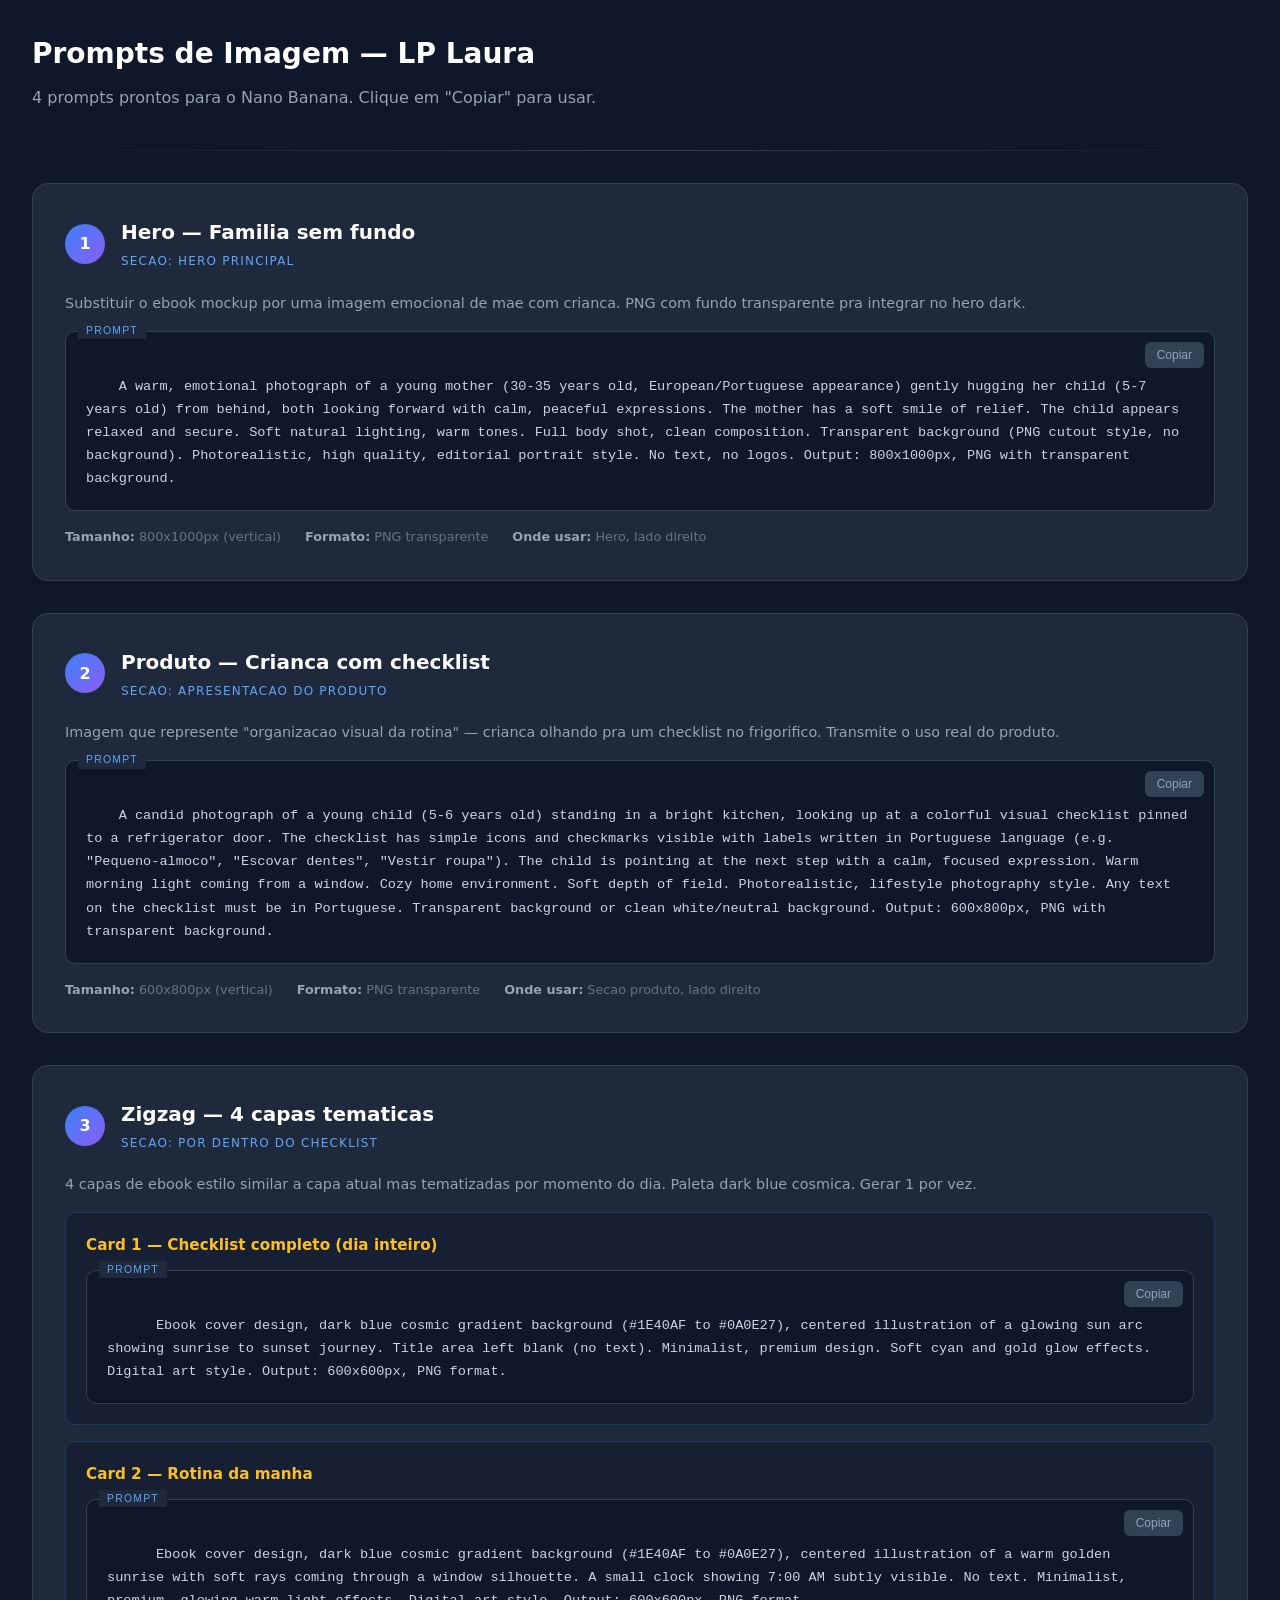
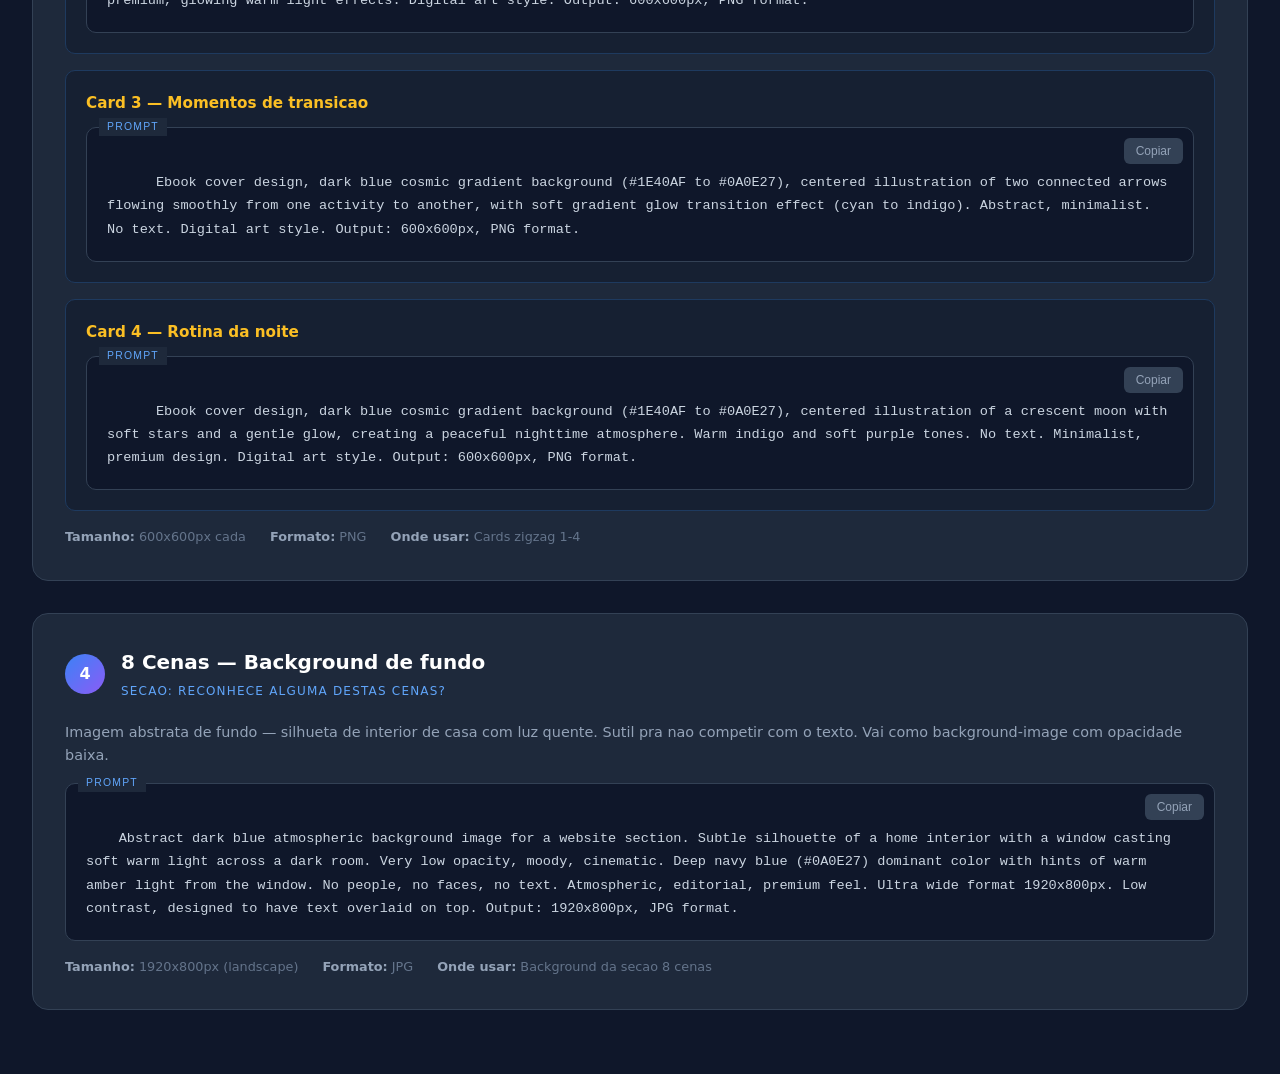
<file: prompts-imagens.html>
<!DOCTYPE html>
<html lang="pt-PT">
<head>
<meta charset="UTF-8">
<meta name="viewport" content="width=device-width, initial-scale=1.0">
<title>Prompts de Imagem — LP Laura</title>
<style>
  * { box-sizing: border-box; margin: 0; padding: 0; }
  body { font-family: 'Segoe UI', system-ui, sans-serif; background: #0F172A; color: #E2E8F0; line-height: 1.6; padding: 2rem; }
  h1 { font-size: 1.75rem; margin-bottom: 0.5rem; color: #fff; }
  .subtitle { color: #94A3B8; margin-bottom: 2.5rem; }
  .card { background: #1E293B; border: 1px solid #334155; border-radius: 16px; padding: 2rem; margin-bottom: 2rem; }
  .card-header { display: flex; align-items: center; gap: 1rem; margin-bottom: 1.25rem; }
  .card-num { width: 40px; height: 40px; border-radius: 50%; background: linear-gradient(135deg, #3B82F6, #8B5CF6); display: grid; place-items: center; color: #fff; font-weight: 700; font-size: 1rem; flex-shrink: 0; }
  .card-title { font-size: 1.25rem; font-weight: 700; color: #fff; }
  .card-section { font-size: 0.75rem; text-transform: uppercase; letter-spacing: 0.1em; color: #60A5FA; margin-top: 0.25rem; }
  .card-desc { color: #94A3B8; margin-bottom: 1rem; font-size: 0.9rem; }
  .prompt-box { background: #0F172A; border: 1px solid #334155; border-radius: 10px; padding: 1.25rem; font-family: 'Consolas', 'Courier New', monospace; font-size: 0.85rem; color: #CBD5E1; line-height: 1.7; position: relative; white-space: pre-wrap; word-wrap: break-word; }
  .prompt-box::before { content: 'PROMPT'; position: absolute; top: -10px; left: 12px; background: #1E293B; padding: 0 8px; font-size: 0.65rem; letter-spacing: 0.12em; color: #60A5FA; font-family: 'Segoe UI', sans-serif; }
  .meta { display: flex; gap: 1.5rem; margin-top: 1rem; flex-wrap: wrap; }
  .meta-item { font-size: 0.8rem; color: #64748B; }
  .meta-item strong { color: #94A3B8; }
  .copy-btn { position: absolute; top: 10px; right: 10px; background: #334155; border: none; color: #94A3B8; padding: 6px 12px; border-radius: 6px; cursor: pointer; font-size: 0.75rem; transition: background 0.2s; }
  .copy-btn:hover { background: #3B82F6; color: #fff; }
  .divider { height: 1px; background: linear-gradient(90deg, transparent, #334155, transparent); margin: 0.5rem 0 2rem; }
  .sub-card { background: #162032; border: 1px solid #1E3A5F; border-radius: 10px; padding: 1.25rem; margin-top: 1rem; }
  .sub-card h4 { font-size: 0.95rem; color: #FBBF24; margin-bottom: 0.75rem; }
</style>
</head>
<body>

<h1>Prompts de Imagem — LP Laura</h1>
<p class="subtitle">4 prompts prontos para o Nano Banana. Clique em "Copiar" para usar.</p>
<div class="divider"></div>

<!-- PROMPT 1 -->
<div class="card">
  <div class="card-header">
    <div class="card-num">1</div>
    <div>
      <div class="card-title">Hero — Familia sem fundo</div>
      <div class="card-section">Secao: Hero principal</div>
    </div>
  </div>
  <p class="card-desc">Substituir o ebook mockup por uma imagem emocional de mae com crianca. PNG com fundo transparente pra integrar no hero dark.</p>
  <div class="prompt-box">
    <button class="copy-btn" onclick="copyPrompt(this)">Copiar</button>A warm, emotional photograph of a young mother (30-35 years old, European/Portuguese appearance) gently hugging her child (5-7 years old) from behind, both looking forward with calm, peaceful expressions. The mother has a soft smile of relief. The child appears relaxed and secure. Soft natural lighting, warm tones. Full body shot, clean composition. Transparent background (PNG cutout style, no background). Photorealistic, high quality, editorial portrait style. No text, no logos. Output: 800x1000px, PNG with transparent background.</div>
  <div class="meta">
    <div class="meta-item"><strong>Tamanho:</strong> 800x1000px (vertical)</div>
    <div class="meta-item"><strong>Formato:</strong> PNG transparente</div>
    <div class="meta-item"><strong>Onde usar:</strong> Hero, lado direito</div>
  </div>
</div>

<!-- PROMPT 2 -->
<div class="card">
  <div class="card-header">
    <div class="card-num">2</div>
    <div>
      <div class="card-title">Produto — Crianca com checklist</div>
      <div class="card-section">Secao: Apresentacao do produto</div>
    </div>
  </div>
  <p class="card-desc">Imagem que represente "organizacao visual da rotina" — crianca olhando pra um checklist no frigorifico. Transmite o uso real do produto.</p>
  <div class="prompt-box">
    <button class="copy-btn" onclick="copyPrompt(this)">Copiar</button>A candid photograph of a young child (5-6 years old) standing in a bright kitchen, looking up at a colorful visual checklist pinned to a refrigerator door. The checklist has simple icons and checkmarks visible with labels written in Portuguese language (e.g. "Pequeno-almoco", "Escovar dentes", "Vestir roupa"). The child is pointing at the next step with a calm, focused expression. Warm morning light coming from a window. Cozy home environment. Soft depth of field. Photorealistic, lifestyle photography style. Any text on the checklist must be in Portuguese. Transparent background or clean white/neutral background. Output: 600x800px, PNG with transparent background.</div>
  <div class="meta">
    <div class="meta-item"><strong>Tamanho:</strong> 600x800px (vertical)</div>
    <div class="meta-item"><strong>Formato:</strong> PNG transparente</div>
    <div class="meta-item"><strong>Onde usar:</strong> Secao produto, lado direito</div>
  </div>
</div>

<!-- PROMPT 3 -->
<div class="card">
  <div class="card-header">
    <div class="card-num">3</div>
    <div>
      <div class="card-title">Zigzag — 4 capas tematicas</div>
      <div class="card-section">Secao: Por dentro do checklist</div>
    </div>
  </div>
  <p class="card-desc">4 capas de ebook estilo similar a capa atual mas tematizadas por momento do dia. Paleta dark blue cosmica. Gerar 1 por vez.</p>

  <div class="sub-card">
    <h4>Card 1 — Checklist completo (dia inteiro)</h4>
    <div class="prompt-box">
      <button class="copy-btn" onclick="copyPrompt(this)">Copiar</button>Ebook cover design, dark blue cosmic gradient background (#1E40AF to #0A0E27), centered illustration of a glowing sun arc showing sunrise to sunset journey. Title area left blank (no text). Minimalist, premium design. Soft cyan and gold glow effects. Digital art style. Output: 600x600px, PNG format.</div>
  </div>

  <div class="sub-card">
    <h4>Card 2 — Rotina da manha</h4>
    <div class="prompt-box">
      <button class="copy-btn" onclick="copyPrompt(this)">Copiar</button>Ebook cover design, dark blue cosmic gradient background (#1E40AF to #0A0E27), centered illustration of a warm golden sunrise with soft rays coming through a window silhouette. A small clock showing 7:00 AM subtly visible. No text. Minimalist, premium, glowing warm light effects. Digital art style. Output: 600x600px, PNG format.</div>
  </div>

  <div class="sub-card">
    <h4>Card 3 — Momentos de transicao</h4>
    <div class="prompt-box">
      <button class="copy-btn" onclick="copyPrompt(this)">Copiar</button>Ebook cover design, dark blue cosmic gradient background (#1E40AF to #0A0E27), centered illustration of two connected arrows flowing smoothly from one activity to another, with soft gradient glow transition effect (cyan to indigo). Abstract, minimalist. No text. Digital art style. Output: 600x600px, PNG format.</div>
  </div>

  <div class="sub-card">
    <h4>Card 4 — Rotina da noite</h4>
    <div class="prompt-box">
      <button class="copy-btn" onclick="copyPrompt(this)">Copiar</button>Ebook cover design, dark blue cosmic gradient background (#1E40AF to #0A0E27), centered illustration of a crescent moon with soft stars and a gentle glow, creating a peaceful nighttime atmosphere. Warm indigo and soft purple tones. No text. Minimalist, premium design. Digital art style. Output: 600x600px, PNG format.</div>
  </div>

  <div class="meta">
    <div class="meta-item"><strong>Tamanho:</strong> 600x600px cada</div>
    <div class="meta-item"><strong>Formato:</strong> PNG</div>
    <div class="meta-item"><strong>Onde usar:</strong> Cards zigzag 1-4</div>
  </div>
</div>

<!-- PROMPT 4 -->
<div class="card">
  <div class="card-header">
    <div class="card-num">4</div>
    <div>
      <div class="card-title">8 Cenas — Background de fundo</div>
      <div class="card-section">Secao: Reconhece alguma destas cenas?</div>
    </div>
  </div>
  <p class="card-desc">Imagem abstrata de fundo — silhueta de interior de casa com luz quente. Sutil pra nao competir com o texto. Vai como background-image com opacidade baixa.</p>
  <div class="prompt-box">
    <button class="copy-btn" onclick="copyPrompt(this)">Copiar</button>Abstract dark blue atmospheric background image for a website section. Subtle silhouette of a home interior with a window casting soft warm light across a dark room. Very low opacity, moody, cinematic. Deep navy blue (#0A0E27) dominant color with hints of warm amber light from the window. No people, no faces, no text. Atmospheric, editorial, premium feel. Ultra wide format 1920x800px. Low contrast, designed to have text overlaid on top. Output: 1920x800px, JPG format.</div>
  <div class="meta">
    <div class="meta-item"><strong>Tamanho:</strong> 1920x800px (landscape)</div>
    <div class="meta-item"><strong>Formato:</strong> JPG</div>
    <div class="meta-item"><strong>Onde usar:</strong> Background da secao 8 cenas</div>
  </div>
</div>

<script>
function copyPrompt(btn) {
  const box = btn.parentElement;
  const text = box.textContent.replace('Copiar', '').trim();
  navigator.clipboard.writeText(text).then(() => {
    btn.textContent = 'Copiado!';
    btn.style.background = '#22C55E';
    setTimeout(() => { btn.textContent = 'Copiar'; btn.style.background = ''; }, 2000);
  });
}
</script>

</body>
</html>
</file>
<file: assets/styles.css>
/* ============================================================
   LP LAURA — CHECKLIST DIÁRIO (v3 — Cosmic Calm Premium)
   Design System PRO — dark azul cósmico (paleta do ebook)
   ============================================================ */

@import url('https://fonts.googleapis.com/css2?family=Fraunces:ital,opsz,wght@0,9..144,400;0,9..144,600;1,9..144,600&family=Inter:wght@400;500;600;700&family=JetBrains+Mono:wght@400;500;700&family=Space+Grotesk:wght@500;600;700&display=swap');

/* ---------- 1. TOKENS ---------- */
:root {
  /* Base dark cósmica */
  --bg-primary:     #0A0E27;
  --bg-secondary:   #131842;
  --bg-card:        #1A2050;
  --bg-elevated:    #252C6B;
  --bg-overlay:     rgba(10, 14, 39, 0.85);

  /* Brand */
  --royal-blue:     #1E40AF;
  --electric-blue:  #3B82F6;
  --cyan-glow:      #60A5FA;
  --indigo-glow:    #6366F1;
  --violet-deep:    #8B5CF6;

  /* Accent warm */
  --gold:           #F59E0B;
  --gold-bright:    #FBBF24;
  --warm-pink:      #EC4899;

  /* Text */
  --text-primary:   #FFFFFF;
  --text-body:      #E2E8F0;
  --text-muted:     #94A3B8;
  --text-faint:     #64748B;

  /* Borders */
  --border-subtle:  rgba(96, 165, 250, 0.12);
  --border-normal:  rgba(96, 165, 250, 0.25);
  --border-strong:  rgba(96, 165, 250, 0.45);
  --border-gold:    rgba(245, 158, 11, 0.4);

  /* Gradients */
  --gradient-cta:          linear-gradient(135deg, #3B82F6 0%, #6366F1 50%, #8B5CF6 100%);
  --gradient-hero-bg:      radial-gradient(ellipse at 50% 0%, #1E40AF 0%, #131842 25%, #0A0E27 60%);
  --gradient-card:         linear-gradient(135deg, rgba(30, 64, 175, 0.15) 0%, rgba(99, 102, 241, 0.05) 100%);
  --gradient-badge-gold:   linear-gradient(135deg, #F59E0B 0%, #EC4899 100%);
  --gradient-number-outline: linear-gradient(180deg, #60A5FA 0%, #3B82F6 100%);
  --gradient-border-glow:  linear-gradient(135deg, #3B82F6, #8B5CF6, #EC4899);

  /* Shadows */
  --shadow-glow-blue:   0 0 48px -8px rgba(59, 130, 246, 0.45);
  --shadow-glow-indigo: 0 0 64px -12px rgba(99, 102, 241, 0.55);
  --shadow-glow-gold:   0 0 40px -8px rgba(245, 158, 11, 0.5);
  --shadow-card:        0 12px 48px -12px rgba(0, 0, 0, 0.6), 0 0 0 1px rgba(96, 165, 250, 0.12);
  --shadow-cta:         0 16px 48px -12px rgba(99, 102, 241, 0.6), 0 0 0 1px rgba(139, 92, 246, 0.3);
  --shadow-elevated:    0 24px 64px -16px rgba(0, 0, 0, 0.75), 0 0 0 1px rgba(96, 165, 250, 0.2);

  /* Typography */
  --font-display: 'Space Grotesk', system-ui, sans-serif;
  --font-body:    'Inter', system-ui, sans-serif;
  --font-mono:    'JetBrains Mono', ui-monospace, monospace;
  --font-serif:   'Fraunces', Georgia, serif;

  --text-xs:   clamp(0.688rem, 0.65rem + 0.2vw, 0.75rem);
  --text-sm:   clamp(0.75rem, 0.7rem + 0.25vw, 0.813rem);
  --text-base: clamp(0.875rem, 0.85rem + 0.15vw, 0.938rem);
  --text-lg:   clamp(0.938rem, 0.875rem + 0.3vw, 1.063rem);
  --text-xl:   clamp(1rem, 0.95rem + 0.3vw, 1.188rem);
  --text-2xl:  clamp(1.125rem, 1rem + 0.625vw, 1.5rem);
  --text-3xl:  clamp(1.375rem, 1.125rem + 1.25vw, 2rem);
  --text-4xl:  clamp(1.5rem, 1.25rem + 1.25vw, 2.25rem);
  --text-5xl:  clamp(1.75rem, 1.375rem + 1.875vw, 2.75rem);
  --text-6xl:  clamp(2.25rem, 1.75rem + 2.5vw, 3.5rem);
  --text-hero: clamp(1.75rem, 1rem + 2vw, 2.75rem);
  --text-mega: clamp(4rem, 2.5rem + 8vw, 10rem);

  /* Layout */
  --container-max: 1200px;
  --container-px-mobile: 1.25rem;
  --container-px-desktop: 2rem;

  --radius-sm:  6px;
  --radius-md:  12px;
  --radius-lg:  20px;
  --radius-xl:  28px;
  --radius-full: 9999px;
}

/* ---------- 2. RESET ---------- */
*, *::before, *::after { box-sizing: border-box; margin: 0; padding: 0; }
html { scroll-behavior: smooth; -webkit-text-size-adjust: 100%; }
body {
  font-family: var(--font-body);
  font-size: var(--text-base);
  line-height: 1.65;
  color: var(--text-body);
  background: var(--bg-primary);
  overflow-x: hidden;
  -webkit-font-smoothing: antialiased;
}
img, svg { max-width: 100%; display: block; height: auto; }
button { font: inherit; cursor: pointer; border: 0; background: transparent; color: inherit; }
a { color: var(--cyan-glow); text-decoration: none; transition: color .2s; }
a:hover { color: var(--gold-bright); }
:focus-visible { outline: 3px solid var(--cyan-glow); outline-offset: 3px; border-radius: 4px; }

/* ---------- 3. LAYOUT BASE ---------- */
.container {
  width: 100%;
  max-width: var(--container-max);
  margin-inline: auto;
  padding-inline: var(--container-px-mobile);
}
@media (min-width: 768px) {
  .container { padding-inline: var(--container-px-desktop); }
}

.section {
  padding-block: clamp(2rem, 3vw + 1rem, 4rem);
  background: var(--bg-primary);
  position: relative;
  overflow: hidden;
}
.section--alt { background: var(--bg-secondary); }
/* ---------- MECANISMO CARD LAYOUT ---------- */
.mec-card {
  position: relative;
  display: grid;
  grid-template-columns: 1fr;
  background: var(--gradient-card);
  border: 1px solid var(--border-subtle);
  border-radius: var(--radius-lg);
  overflow: visible;
}
.mec-card::before {
  content: '';
  position: absolute; inset: -1px;
  border-radius: inherit;
  padding: 1px;
  background: linear-gradient(135deg, var(--border-normal), transparent 50%, var(--border-normal));
  -webkit-mask: linear-gradient(#000 0 0) content-box, linear-gradient(#000 0 0);
  -webkit-mask-composite: xor; mask-composite: exclude;
  pointer-events: none;
}
@media (min-width: 900px) {
  .mec-card {
    grid-template-columns: 380px 1fr;
  }
}
.mec-card__visual {
  position: relative;
  display: grid;
  place-items: center;
  min-height: 320px;
  z-index: 2;
}
@media (min-width: 900px) {
  .mec-card__visual {
    margin-left: -200px;
    margin-top: -4rem;
    margin-bottom: -4rem;
  }
}
.mec-card__layered {
  position: absolute;
  top: 50%; left: -10%;
  transform: translateY(-50%);
  font: 900 clamp(7rem, 18vw, 14rem)/0.8 var(--font-display);
  letter-spacing: -0.04em;
  text-transform: uppercase;
  white-space: nowrap;
  background: linear-gradient(180deg, rgba(255,255,255,0.08) 0%, transparent 100%);
  -webkit-background-clip: text; background-clip: text;
  -webkit-text-fill-color: transparent;
  pointer-events: none;
  user-select: none;
  z-index: 0;
}
.mec-card__img {
  position: relative;
  z-index: 1;
  max-width: 680px;
  width: 100%;
  margin-bottom: -4rem;
  margin-top: -2rem;
  width: 100%;
  filter: drop-shadow(0 24px 48px rgba(0,0,0,0.5)) drop-shadow(0 0 40px rgba(59,130,246,0.3));
}
.mec-card__text {
  padding: 2.5rem 2.5rem 2.5rem 1.5rem;
  position: relative;
  z-index: 1;
}
.mec-card__text .eyebrow { margin-bottom: 1rem; }
.mec-card__text h2 { margin-bottom: 1.25rem; font-size: var(--text-3xl); }
.mec-card__text p { margin-bottom: 0.875rem; font-size: var(--text-base); }
.mec-card__text .pull-quote {
  margin-top: 1.25rem;
  padding-top: 1rem;
  border-top: 1px solid var(--border-subtle);
}
.mec-card__items {
  display: flex;
  flex-direction: column;
  gap: 0;
  margin-top: 1.25rem;
}
.mec-card__item {
  display: flex;
  gap: 1rem;
  align-items: center;
  padding: 1.25rem 0;
  border-bottom: 1px solid var(--border-subtle);
}
.mec-card__item > div:last-child { flex: 1; }
.mec-chart-icon {
  flex-shrink: 0;
  align-self: flex-start;
}
.pillar-icon {
  flex-shrink: 0;
  width: 48px; height: 48px;
  border-radius: 50%;
  border: 1.5px solid var(--border-normal);
  display: grid;
  place-items: center;
  color: var(--cyan-glow);
  transition: background .3s, border-color .3s;
}
.pillar-icon svg { width: 22px; height: 22px; }
.pillar:hover .pillar-icon {
  background: var(--gradient-cta);
  border-color: transparent;
  color: white;
}
.mec-card__item:last-child { border-bottom: none; }
.mec-card__item h4 { font-size: var(--text-sm); margin-bottom: 0.35rem; background: linear-gradient(135deg, #FBBF24 0%, #F59E0B 50%, #D97706 100%); -webkit-background-clip: text; background-clip: text; -webkit-text-fill-color: transparent; }
.mec-card__item p { font-size: var(--text-xs); color: var(--text-muted); line-height: 1.5; }
.mec-card__item cite { display: block; font: 400 0.625rem/1.4 var(--font-mono); color: var(--text-faint); margin-top: 0.35rem; font-style: normal; }
.mini-chart-top {
  flex-shrink: 0;
  display: grid;
  place-items: start;
  margin-bottom: 0.5rem;
}
.section--hero {
  background: var(--gradient-hero-bg);
  padding-block: clamp(2.5rem, 4vw + 1rem, 5rem) clamp(2rem, 3vw + 1rem, 4rem);
}
.section--hero::after {
  content: '';
  position: absolute; inset: 0;
  background-image: url("data:image/svg+xml,%3Csvg viewBox='0 0 200 200' xmlns='http://www.w3.org/2000/svg'%3E%3Cfilter id='n'%3E%3CfeTurbulence type='fractalNoise' baseFrequency='0.9' stitchTiles='stitch'/%3E%3C/filter%3E%3Crect width='100%25' height='100%25' filter='url(%23n)' opacity='0.6'/%3E%3C/svg%3E");
  opacity: 0.04;
  pointer-events: none;
  mix-blend-mode: overlay;
}

/* ---------- 4. TYPOGRAPHY UTILITIES ---------- */
h1, h2, h3, h4 { font-family: var(--font-display); color: var(--text-primary); }
h1 {
  font-size: var(--text-hero);
  line-height: 0.95;
  letter-spacing: -0.035em;
  font-weight: 700;
  overflow-wrap: break-word;
  word-break: normal;
  hyphens: none;
}
h2 { font-size: var(--text-4xl); line-height: 1.05; letter-spacing: -0.025em; font-weight: 700; }
.accent-grad {
  background: linear-gradient(135deg, #60A5FA 0%, #8B5CF6 100%);
  -webkit-background-clip: text; background-clip: text; -webkit-text-fill-color: transparent;
}
h3 { font-size: var(--text-2xl); line-height: 1.1; letter-spacing: -0.015em; font-weight: 600; }
h4 { font-size: var(--text-xl); line-height: 1.2; font-weight: 600; }
p { margin: 0; }
p + p { margin-top: 1rem; }

.lead { font-size: var(--text-lg); line-height: 1.55; color: var(--text-body); font-weight: 500; }

.eyebrow {
  display: inline-flex; align-items: center; gap: .5rem;
  font: 500 var(--text-xs)/1.3 var(--font-mono);
  text-transform: uppercase; letter-spacing: 0.15em;
  color: var(--cyan-glow);
  padding: 0.55rem 1rem;
  border: 1px solid var(--border-normal);
  border-radius: var(--radius-full);
  background: rgba(96, 165, 250, 0.06);
  margin-bottom: 1.5rem;
  max-width: 100%;
}
.eyebrow::before {
  content: '';
  width: 6px; height: 6px; border-radius: 50%;
  background: var(--cyan-glow);
  box-shadow: 0 0 12px var(--cyan-glow);
}
.eyebrow--no-dot::before { display: none; }

.highlight {
  color: var(--cyan-glow);
  font-weight: 600;
  position: relative;
  white-space: nowrap;
}
.highlight::after {
  content: '';
  position: absolute; left: 0; right: 0; bottom: -2px;
  height: 2px;
  background: linear-gradient(90deg, transparent, var(--cyan-glow), transparent);
}

.pull-quote {
  font-family: var(--font-serif);
  font-style: italic;
  font-weight: 600;
  font-size: var(--text-3xl);
  line-height: 1.25;
  color: var(--cyan-glow);
  padding: 2rem 0 2rem 2rem;
  border-left: 3px solid transparent;
  border-image: linear-gradient(180deg, var(--cyan-glow) 0%, transparent 100%) 1;
  margin: 2rem 0;
  max-width: 52ch;
  background: linear-gradient(90deg, #FFFFFF 0%, #FFFFFF 50%, rgba(255,255,255,0.25) 100%);
  -webkit-background-clip: text; background-clip: text;
  -webkit-text-fill-color: transparent;
}
.pull-quote strong { color: var(--text-primary); }

.section-head { max-width: 760px; margin-bottom: 1.5rem; }
.section-head--center { margin-inline: auto; text-align: center; }
.section-head p { margin-top: 1rem; color: var(--text-body); font-size: var(--text-lg); }

/* Drop cap para educação */
.dropcap::first-letter {
  font-family: var(--font-display);
  font-weight: 700;
  font-size: 4.5em;
  line-height: 0.85;
  float: left;
  margin: 0.1em 0.12em 0 0;
  background: linear-gradient(180deg, var(--cyan-glow), var(--electric-blue));
  -webkit-background-clip: text;
  background-clip: text;
  -webkit-text-fill-color: transparent;
}

/* ---------- 5. BUTTONS ---------- */
.btn {
  display: inline-flex; align-items: center; justify-content: center; gap: .6rem;
  font: 600 var(--text-base)/1 var(--font-body);
  letter-spacing: 0.01em;
  padding: 1.125rem 2.25rem;
  border-radius: var(--radius-md);
  transition: transform .3s ease, box-shadow .3s ease, background .3s ease;
  text-decoration: none;
  min-height: 52px;
  position: relative;
  overflow: hidden;
  text-align: center;
}
.btn-primary {
  background: var(--gradient-cta);
  color: #fff;
  box-shadow: var(--shadow-cta);
}
.btn-primary::before {
  content: '';
  position: absolute; inset: 0;
  background: linear-gradient(90deg, transparent, rgba(255,255,255,0.28), transparent);
  transform: translateX(-100%);
  transition: transform .7s ease;
  pointer-events: none;
}
.btn-primary:hover {
  transform: translateY(-2px);
  box-shadow: 0 24px 64px -12px rgba(99, 102, 241, 0.75);
  color: #fff;
}
.js-motion .btn-primary:hover::before { transform: translateX(100%); }

@keyframes pulse-glow {
  0%, 100% { box-shadow: 0 16px 48px -12px rgba(99,102,241,0.6), 0 0 0 1px rgba(139,92,246,0.3); }
  50%      { box-shadow: 0 22px 72px -8px rgba(139,92,246,0.9), 0 0 0 1px rgba(236,72,153,0.45); }
}
.js-motion .btn-primary.is-pulsing { animation: pulse-glow 2.8s ease-in-out infinite; }

.btn-secondary {
  background: transparent;
  color: var(--text-primary);
  border: 1px solid var(--border-strong);
}
.btn-secondary:hover {
  background: rgba(96,165,250,0.08);
  border-color: var(--cyan-glow);
  color: var(--cyan-glow);
}

.btn-lg {
  font-size: var(--text-lg);
  padding: 1.35rem 2.75rem;
  min-height: 62px;
}
.btn-block { display: flex; width: 100%; }

.btn-arrow {
  display: inline-block;
  transition: transform .3s ease;
}
.btn:hover .btn-arrow { transform: translateX(4px); }

/* ---------- 6. NAV ---------- */
.nav {
  position: sticky;
  top: 0;
  z-index: 60;
  background: rgba(10, 14, 39, 0.75);
  backdrop-filter: blur(14px);
  -webkit-backdrop-filter: blur(14px);
  border-bottom: 1px solid var(--border-subtle);
}
.nav__inner {
  display: flex; align-items: center; justify-content: space-between;
  gap: 1rem;
  padding-block: 1rem;
}
.nav__brand {
  font-family: var(--font-display);
  font-weight: 700;
  font-size: 1.125rem;
  color: var(--text-primary);
  letter-spacing: -0.01em;
}
.nav__brand span { color: var(--cyan-glow); }
.nav__cta {
  font: 600 var(--text-sm)/1 var(--font-body);
  padding: 0.7rem 1.25rem;
  border-radius: var(--radius-md);
  background: var(--gradient-cta);
  color: #fff;
  box-shadow: 0 8px 24px -8px rgba(99, 102, 241, 0.5);
  transition: transform .3s;
}
.nav__cta:hover { transform: translateY(-1px); color: #fff; }

/* Nav urgency label (replaces brand) */
.nav__urgency {
  display: inline-flex;
  align-items: center;
  gap: 0.55rem;
  font: 600 var(--text-xs)/1.2 var(--font-body);
  text-transform: uppercase;
  letter-spacing: 0.12em;
  color: var(--gold-bright);
  white-space: nowrap;
  min-width: 0;
}
.nav__urgency-dot {
  width: 8px;
  height: 8px;
  border-radius: 50%;
  background: var(--gold-bright);
  box-shadow: 0 0 10px var(--gold-bright);
  animation: navPulse 1.6s ease-in-out infinite;
}
@keyframes navPulse {
  0%, 100% { opacity: 1; transform: scale(1); }
  50% { opacity: 0.45; transform: scale(0.82); }
}
@media (prefers-reduced-motion: reduce) {
  .nav__urgency-dot { animation: none; }
}

/* Nav countdown timer (single MM:SS) */
.nav__timer {
  display: inline-flex;
  align-items: center;
  font-family: var(--font-mono);
  color: var(--text-primary);
}
.nav__timer-num {
  font: 700 1.125rem/1 var(--font-mono);
  color: var(--cyan-glow);
  font-variant-numeric: tabular-nums;
  letter-spacing: 0.02em;
  padding: 0.35rem 0.75rem;
  background: rgba(34, 211, 238, 0.08);
  border: 1px solid rgba(34, 211, 238, 0.25);
  border-radius: var(--radius-sm);
}
.nav__urgency-text {
  display: inline-block;
}

@media (max-width: 640px) {
  .nav__urgency {
    font-size: 0.5625rem;
    letter-spacing: 0.06em;
    gap: 0.35rem;
  }
  .nav__urgency-dot { width: 6px; height: 6px; }
  .nav__timer-num {
    font-size: 0.8125rem;
    padding: 0.3rem 0.55rem;
  }
}
@media (max-width: 420px) {
  .nav__urgency-text {
    max-width: 150px;
    white-space: normal;
    line-height: 1.2;
    font-size: 0.5rem;
  }
}

/* ---------- 7. HERO ---------- */
.hero { position: relative; }
.hero::before {
  content: '';
  position: absolute; inset: 0;
  background-image: repeating-linear-gradient(
    -35deg,
    transparent 0px, transparent 40px,
    rgba(96, 165, 250, 0.06) 40px, rgba(96, 165, 250, 0.06) 42px
  );
  pointer-events: none;
  z-index: 1;
}
.hero__inner {
  display: grid;
  grid-template-columns: minmax(0, 1fr);
  gap: 3rem;
  align-items: center;
  position: relative;
  z-index: 2;
}
.hero__copy, .hero__visual { min-width: 0; }
@media (min-width: 900px) {
  .hero__inner { grid-template-columns: minmax(0, 1.1fr) minmax(0, 1fr); gap: 4rem; }
}
.hero__copy h1 { margin-bottom: 1.5rem; }
.br-desktop { display: block; }
@media (max-width: 899px) { .br-desktop { display: none; } }
.hero__copy h1 .accent {
  background: linear-gradient(135deg, var(--cyan-glow), var(--violet-deep));
  -webkit-background-clip: text;
  background-clip: text;
  -webkit-text-fill-color: transparent;
}
.hero__sub {
  font-size: var(--text-lg);
  line-height: 1.55;
  color: var(--text-body);
  margin-bottom: 1.5rem;
  max-width: 58ch;
}
.hero__cta-row {
  display: flex; flex-wrap: wrap; gap: 1.25rem;
  margin-bottom: 1.5rem;
  align-items: center;
}
.hero__micro {
  font: 500 var(--text-xs)/1.5 var(--font-mono);
  color: var(--text-muted);
  text-transform: uppercase;
  letter-spacing: 0.08em;
  margin-bottom: 2rem;
}
.hero__badges {
  display: flex; flex-wrap: wrap; gap: .5rem;
  margin-bottom: 1.5rem;
}
@media (min-width: 900px) {
  .hero__badges { flex-wrap: nowrap; }
}
/* Avatar stack social proof */
.hero__social-proof {
  display: flex;
  align-items: center;
  gap: 0.75rem;
}
.avatar-stack {
  display: flex;
}
.avatar-stack__img {
  width: 40px; height: 40px;
  border-radius: 50%;
  border: 2px solid var(--bg-primary);
  object-fit: cover;
  margin-left: -10px;
  animation: avatar-pop 3s ease-in-out infinite;
}
.avatar-stack__img:first-child { margin-left: 0; }
.avatar-stack__img:nth-child(1) { animation-delay: 0s; z-index: 4; }
.avatar-stack__img:nth-child(2) { animation-delay: 0.5s; z-index: 3; }
.avatar-stack__img:nth-child(3) { animation-delay: 1s; z-index: 2; }
.avatar-stack__img:nth-child(4) { animation-delay: 1.5s; z-index: 1; }
@keyframes avatar-pop {
  0%, 100% { transform: scale(1); box-shadow: 0 0 0 0 rgba(99,102,241,0); }
  50% { transform: scale(1.15); box-shadow: 0 0 0 4px rgba(99,102,241,0.4); }
}
.hero__social-text {
  font: 500 var(--text-sm)/1.3 var(--font-body);
  color: var(--text-muted);
}
.hero__social-text strong { color: var(--text-primary); }
@media (prefers-reduced-motion: reduce) {
  .avatar-stack__img { animation: none; }
}

.hero__prehead {
  font: 500 var(--text-sm)/1.4 var(--font-body);
  color: var(--cyan-glow);
  margin-bottom: 0.75rem;
  letter-spacing: 0.02em;
}
.hero__offer {
  font: 600 var(--text-lg)/1.4 var(--font-display);
  color: var(--text-primary);
  margin-bottom: 1.5rem;
}
.price-old {
  color: #EF4444;
  text-decoration: line-through;
  font-weight: 500;
}
.price-new {
  color: #22C55E;
  font-size: 2em;
  font-weight: 700;
}
.price-limited {
  color: var(--gold);
}
.hero__badge {
  display: inline-flex; align-items: center; gap: .4rem;
  font: 500 0.563rem/1.3 var(--font-mono);
  text-transform: uppercase;
  letter-spacing: 0.08em;
  padding: 0.5rem 0.75rem;
  background: rgba(96, 165, 250, 0.06);
  border: 1px solid var(--border-subtle);
  border-radius: var(--radius-full);
  color: var(--text-muted);
}
.hero__badge::before {
  content: ''; width: 6px; height: 6px; border-radius: 50%;
  background: var(--gold);
  box-shadow: 0 0 8px var(--gold);
}

.hero__visual {
  position: relative;
  display: grid;
  place-items: center;
  min-height: 420px;
}
.hero__layered { display: none; }
.hero__mockup-wrap {
  position: relative;
  z-index: 2;
  padding: 0;
  max-width: none;
  width: 100%;
}
.hero__mockup-wrap::before,
.hero__mockup-wrap::after { display: none; }
.hero__mockup {
  width: 100%;
  max-width: 720px;
  margin: 0 auto;
  filter: drop-shadow(0 32px 64px rgba(0,0,0,0.6)) drop-shadow(0 0 48px rgba(59,130,246,0.35));
}

/* ---------- 7b. SECTION DIVIDER (as border-top) ---------- */
.section--with-divider {
  position: relative;
  overflow: hidden;
}
.section--with-divider::before {
  content: '';
  position: absolute;
  top: 0; left: 0;
  width: 100%;
  height: 3px;
  background: linear-gradient(90deg, transparent 5%, rgba(96, 165, 250, 0.5) 30%, rgba(96, 165, 250, 0.5) 70%, transparent 95%);
}
.section--with-divider::after {
  content: '';
  position: absolute;
  inset: 0;
  pointer-events: none;
  background:
    radial-gradient(ellipse 600px 500px at 10% 15%, rgba(96, 165, 250, 0.09) 0%, transparent 70%),
    radial-gradient(ellipse 500px 600px at 85% 80%, rgba(139, 92, 246, 0.08) 0%, transparent 70%);
  z-index: 0;
}
.hero__divider-icon {
  position: absolute;
  bottom: -13px; left: 50%;
  transform: translateX(-50%);
  z-index: 5;
  color: var(--gold);
  background: var(--bg-primary);
  padding: 2px 0.75rem;
  display: grid;
  place-items: center;
}

/* ---------- 7c. SECTION HEAD CENTER ---------- */
.section-head--center { text-align: center; }
.section-head--center h2 { max-width: 700px; margin-inline: auto; }

/* ---------- 7g. BORDER TOP + BOTTOM GRADIENT ---------- */
.section--border-top-bottom::before,
.section--border-top-bottom::after {
  content: '';
  position: absolute;
  left: 0;
  width: 100%;
  height: 3px;
  z-index: 3;
}
.section--border-top-bottom {
  background-image: linear-gradient(rgba(10,14,39,0.85), rgba(10,14,39,0.85)), url('../assets/images/scenes-bg.png');
  background-size: cover;
  background-position: center;
  background-repeat: no-repeat;
  position: relative;
}
.section--border-top-bottom > * { position: relative; z-index: 1; }
.section--border-top-bottom::before {
  top: 0;
  background: linear-gradient(90deg, transparent 5%, rgba(96,165,250,0.5) 30%, rgba(96,165,250,0.5) 70%, transparent 95%);
}
.section--border-top-bottom::after {
  bottom: 0;
  background: linear-gradient(90deg, transparent 5%, rgba(96,165,250,0.5) 30%, rgba(96,165,250,0.5) 70%, transparent 95%);
}

/* ---------- 7f. BORDER LEFT GRADIENT ---------- */
.section--border-left::before {
  content: '';
  position: absolute;
  top: 0; left: 0;
  width: 50%;
  height: 4px;
  background: linear-gradient(90deg, var(--cyan-glow) 0%, var(--indigo-glow) 40%, transparent 100%);
  z-index: 3;
}

/* ---------- 7h. ABSTRACT BACKGROUND ---------- */
.section--abstract-bg {
  position: relative;
  overflow: hidden;
}
.section--abstract-bg::after {
  content: '';
  position: absolute;
  inset: 0;
  background:
    radial-gradient(ellipse 400px 300px at 5% 20%, rgba(96,165,250,0.06) 0%, transparent 70%),
    radial-gradient(ellipse 300px 400px at 90% 70%, rgba(139,92,246,0.05) 0%, transparent 70%),
    radial-gradient(ellipse 500px 200px at 50% 100%, rgba(245,158,11,0.03) 0%, transparent 70%),
    repeating-linear-gradient(
      135deg,
      transparent 0px, transparent 60px,
      rgba(96,165,250,0.02) 60px, rgba(96,165,250,0.02) 61px
    );
  pointer-events: none;
  z-index: 0;
}

/* ---------- 7e. WAVE SEPARATOR ---------- */
.section--wave-top {
  position: relative;
  padding-top: clamp(4rem, 5vw, 6rem);
}
.wave-separator {
  position: absolute;
  top: -1px; left: 0;
  width: 100%;
  height: 50px;
  z-index: 3;
}
.wave-separator svg {
  width: 100%;
  height: 100%;
  display: block;
}
.wave-chevron {
  position: absolute;
  bottom: -6px; left: 50%;
  transform: translateX(-50%);
  color: var(--text-muted);
  background: var(--bg-primary);
  width: 40px; height: 40px;
  border-radius: 50%;
  display: grid;
  place-items: center;
  border: 1.5px solid var(--border-normal);
  box-shadow: 0 4px 16px rgba(0,0,0,0.3);
}

/* ---------- 7d. ORBIT SCENE — ANIMATED ROTATION ---------- */
.orbit-scene {
  position: relative;
  width: 100%;
  max-width: 700px;
  aspect-ratio: 1;
  margin: 8rem auto 2.5rem;
}
/* Ebook center — fixed */
.orbit-scene__center {
  position: absolute;
  top: 50%; left: 50%;
  transform: translate(-50%, -50%);
  z-index: 3;
}
.orbit-scene__bg-word {
  position: absolute;
  font: 900 clamp(4rem, 12vw, 10rem)/0.85 var(--font-display);
  text-transform: uppercase;
  letter-spacing: -0.04em;
  white-space: nowrap;
  background: linear-gradient(180deg, rgba(255,255,255,0.08) 0%, transparent 100%);
  -webkit-background-clip: text; background-clip: text;
  -webkit-text-fill-color: transparent;
  pointer-events: none;
  user-select: none;
  z-index: 1;
}
.orbit-scene__bg-word--top {
  top: 5%; right: -10%;
}
.orbit-scene__bg-word--bottom {
  bottom: 10%; left: -15%;
  font-size: clamp(3rem, 9vw, 7rem);
}
.orbit-scene__mockup {
  position: relative;
  z-index: 2;
  width: clamp(220px, 30vw, 380px);
  filter: drop-shadow(0 24px 48px rgba(0,0,0,0.5)) drop-shadow(0 0 48px rgba(59,130,246,0.35));
}
/* Dashed orbit ring */
.orbit-scene__ring {
  position: absolute;
  inset: 0;
  width: 100%; height: 100%;
  z-index: 1;
}
/* Rotating track — holds the 3 cards */
.orbit-scene__track {
  position: absolute;
  inset: 0;
  animation: orbit-spin 45s linear infinite;
  z-index: 2;
}
@keyframes orbit-spin {
  to { transform: rotate(360deg); }
}
/* Each card positioned on the circle */
.orbit-scene__card {
  position: absolute;
  top: 50%; left: 50%;
  width: clamp(240px, 32vw, 340px);
  transform:
    rotate(var(--angle))
    translateY(-320px)
    rotate(calc(-1 * var(--angle)));
  transform-origin: center center;
  /* Counter-rotate to keep text readable — done via inner wrapper animation */
}
.orbit-scene__card-inner {
  display: flex;
  gap: 0.75rem;
  align-items: flex-start;
  background: var(--gradient-card);
  border: 1px solid var(--border-subtle);
  border-radius: var(--radius-lg);
  padding: 1.25rem;
  backdrop-filter: blur(8px);
  animation: orbit-counter 45s linear infinite;
  animation-delay: inherit;
  transform: translate(-50%, -50%);
}
@keyframes orbit-counter {
  to { transform: translate(-50%, -50%) rotate(-360deg); }
}
/* Reuse existing orbital icon/text styles */
.orbital__icon {
  flex-shrink: 0;
  width: 36px; height: 36px;
  border-radius: 50%;
  background: var(--gradient-cta);
  display: grid;
  place-items: center;
  color: white;
  font: 700 0.75rem/1 var(--font-display);
  box-shadow: 0 8px 24px -6px rgba(99,102,241,0.5);
}
.orbital__text h3 {
  font-size: var(--text-sm);
  margin-bottom: 0.375rem;
  background: linear-gradient(135deg, #FBBF24 0%, #F59E0B 50%, #D97706 100%);
  -webkit-background-clip: text; background-clip: text; -webkit-text-fill-color: transparent;
}
.orbital__text p {
  font-size: var(--text-xs);
  color: var(--text-muted);
  line-height: 1.5;
}
/* Reduced motion: no spin */
@media (prefers-reduced-motion: reduce) {
  .orbit-scene__track { animation: none; }
  .orbit-scene__card-inner { animation: none; }
}
/* Mobile: stack cards, no orbit */
@media (max-width: 899px) {
  .orbit-scene {
    aspect-ratio: auto;
    display: flex;
    flex-direction: column;
    gap: 1.5rem;
    max-width: 100%;
  }
  .orbit-scene__center {
    position: relative;
    top: auto; left: auto;
    transform: none;
    text-align: center;
    order: -1;
  }
  .orbit-scene__mockup { width: 260px; margin: 0 auto; }
  .orbit-scene__ring { display: none; }
  .orbit-scene__track {
    position: relative;
    animation: none;
    display: flex;
    flex-direction: column;
    gap: 1rem;
  }
  .orbit-scene__card {
    position: relative;
    top: auto; left: auto;
    width: 100%;
    transform: none;
  }
  .orbit-scene__card-inner {
    animation: none;
    transform: none;
  }
}

/* ---------- 8. PAIN SECTION ---------- */
.pain-cards {
  display: grid;
  grid-template-columns: 1fr;
  gap: 1.5rem;
  margin-top: 3rem;
}
@media (min-width: 768px) { .pain-cards { grid-template-columns: repeat(3, 1fr); } }

.card {
  background: var(--bg-card);
  border: 1px solid var(--border-subtle);
  border-radius: var(--radius-lg);
  padding: 2rem;
  position: relative;
  transition: transform .4s ease, border-color .3s ease;
}
.card-glow { background: var(--gradient-card); }
.card-glow::before {
  content: '';
  position: absolute; inset: -1px;
  border-radius: inherit;
  padding: 1px;
  background: var(--gradient-border-glow);
  -webkit-mask: linear-gradient(#000 0 0) content-box, linear-gradient(#000 0 0);
          mask: linear-gradient(#000 0 0) content-box, linear-gradient(#000 0 0);
  -webkit-mask-composite: xor;
          mask-composite: exclude;
  opacity: 0;
  transition: opacity .4s;
  pointer-events: none;
}
.js-motion .card-glow:hover { transform: translateY(-4px); }
.js-motion .card-glow:hover::before { opacity: 1; }

.card h3 { margin-bottom: .75rem; font-size: var(--text-xl); }
.card p { color: var(--text-body); font-size: var(--text-base); }

.card__num {
  font: 700 var(--text-sm)/1 var(--font-mono);
  color: var(--cyan-glow);
  letter-spacing: 0.12em;
  text-transform: uppercase;
  margin-bottom: 1rem;
  display: block;
}

/* Micro-CTA destacado */
.micro-cta {
  margin-top: 3rem;
  padding: 2rem 2.5rem;
  background: var(--bg-card);
  border-radius: var(--radius-lg);
  text-align: center;
  position: relative;
  overflow: hidden;
  max-width: 680px;
  margin-inline: auto;
}
.micro-cta::before {
  content: '';
  position: absolute; inset: 0;
  border-radius: inherit;
  padding: 1.5px;
  background: linear-gradient(135deg, var(--cyan-glow), var(--indigo-glow), var(--gold));
  -webkit-mask: linear-gradient(#000 0 0) content-box, linear-gradient(#000 0 0);
  -webkit-mask-composite: xor; mask-composite: exclude;
  pointer-events: none;
}
.micro-cta::after {
  content: '';
  position: absolute;
  top: 0; right: 0;
  width: 40%; height: 100%;
  background: linear-gradient(90deg, transparent 0%, rgba(99,102,241,0.12) 40%, rgba(139,92,246,0.18) 70%, rgba(236,72,153,0.12) 100%);
  border-radius: 0 var(--radius-lg) var(--radius-lg) 0;
  pointer-events: none;
}
.micro-cta p {
  position: relative; z-index: 1;
  font: 500 var(--text-base)/1.6 var(--font-body);
  color: var(--text-primary);
  margin-bottom: 1.25rem;
  max-width: 540px;
  margin-inline: auto;
}
.micro-cta .btn {
  position: relative; z-index: 1;
}

/* ---------- 9. MECHANISM / EDUCATION ---------- */
.education__grid {
  display: grid;
  grid-template-columns: 1fr;
  gap: 3rem;
  align-items: start;
}
@media (min-width: 900px) {
  .education__grid { grid-template-columns: 1.3fr 1fr; gap: 4rem; }
}
.education__body p { font-size: var(--text-lg); line-height: 1.6; margin-bottom: 1.25rem; color: var(--text-body); }

/* ---------- 10. EVIDENCE — SPLIT LAYOUT ---------- */
.ev-split {
  display: grid;
  grid-template-columns: 1fr;
  gap: 2.5rem;
  align-items: start;
}
@media (min-width: 900px) {
  .ev-split {
    grid-template-columns: 1fr 1.4fr;
    gap: 3rem;
  }
}
.ev-split__left .eyebrow { margin-bottom: 1rem; }
.ev-split__left h2 { margin-bottom: 1.25rem; }
.ev-split__intro {
  font-size: var(--text-base);
  color: var(--text-muted);
  line-height: 1.6;
}
.ev-split__note {
  margin-top: 1.5rem;
  padding: 1.25rem 1.5rem;
  background: var(--bg-card);
  border: 1px solid var(--border-subtle);
  border-radius: var(--radius-lg);
  font-size: var(--text-sm);
  color: var(--text-body);
  line-height: 1.6;
  position: relative;
  overflow: hidden;
}
.ev-split__note::after {
  content: '';
  position: absolute;
  top: 0; right: 0;
  width: 35%; height: 100%;
  background: linear-gradient(90deg, transparent 0%, rgba(99,102,241,0.12) 40%, rgba(139,92,246,0.18) 70%, rgba(236,72,153,0.12) 100%);
  border-radius: 0 var(--radius-lg) var(--radius-lg) 0;
  pointer-events: none;
}
@media (min-width: 900px) {
  .ev-split__left { position: sticky; top: 6rem; }
}

.ev-split__right {
  display: flex;
  flex-direction: column;
  gap: 0;
}
.ev-item {
  display: flex;
  gap: 1rem;
  align-items: flex-start;
  padding: 1.5rem 0;
  border-bottom: 1px solid var(--border-subtle);
}
.ev-item:first-child { padding-top: 0; }
.ev-item:last-child { border-bottom: none; }
.ev-item__arrow {
  flex-shrink: 0;
  width: 36px; height: 36px;
  border-radius: 50%;
  border: 1px solid var(--border-normal);
  display: grid;
  place-items: center;
  font: 500 1rem/1 var(--font-body);
  color: var(--cyan-glow);
  transition: background .3s, border-color .3s;
}
.ev-item:hover .ev-item__arrow {
  background: var(--gradient-cta);
  border-color: transparent;
  color: white;
}
.ev-item__body h3 {
  font-size: var(--text-base);
  font-weight: 600;
  color: var(--text-primary);
  margin-bottom: 0.5rem;
  line-height: 1.3;
}
.ev-item__body p {
  font-size: var(--text-sm);
  color: var(--text-body);
  line-height: 1.6;
}
.ev-item__body cite {
  display: block;
  font: 400 var(--text-xs)/1.5 var(--font-mono);
  color: var(--text-muted);
  margin-top: 0.5rem;
  font-style: normal;
}


/* ---------- 10b. PRODUTO COMPACT ---------- */
.section--produto-compact .product__body .section-head {
  margin-bottom: 2rem !important;
  padding-bottom: 0 !important;
  text-align: left;
}
.section--produto-compact .product__body .section-head p {
  margin-top: 0.75rem !important;
  margin-bottom: 0 !important;
}
.section--produto-compact .product__body {
  padding-top: 0 !important;
}
.section--produto-compact .product__pillars {
  margin-top: 0 !important;
  padding-top: 0 !important;
}
@media (min-width: 900px) {
  .section--produto-compact .product__body .section-head {
    margin-bottom: 2.5rem !important;
  }
}

/* ---------- 11. PRODUCT SECTION ---------- */
.product__grid {
  display: grid;
  grid-template-columns: 1fr;
  gap: 2rem;
  align-items: stretch;
  background: var(--gradient-card);
  border: 1px solid var(--border-subtle);
  border-radius: var(--radius-lg);
  overflow: hidden;
  margin-top: 1rem;
}
.product__grid .product__body {
  padding: 2rem;
}
@media (min-width: 900px) {
  .product__grid {
    grid-template-columns: 1fr 1fr;
    gap: 0;
  }
  .product__grid .product__body {
    padding: 2.5rem 3rem;
  }
}
.product__visual {
  position: relative;
  display: grid;
  place-items: stretch;
  min-height: 500px;
  overflow: hidden;
}
.product__visual img {
  width: 100%;
  height: 100%;
  max-width: none;
  object-fit: cover;
  object-position: center;
  filter: none;
}
.product__pillars {
  list-style: none;
  display: grid;
  gap: 1.5rem;
  margin-top: 0;
}
.pillar {
  display: grid;
  grid-template-columns: 64px 1fr;
  gap: 1.25rem;
  align-items: start;
}
.feature-icon {
  width: 64px; height: 64px;
  border-radius: 50%;
  background: var(--gradient-cta);
  display: grid; place-items: center;
  box-shadow: 0 12px 32px -8px rgba(99, 102, 241, 0.5);
  color: #fff;
  flex-shrink: 0;
}
.feature-icon svg { width: 28px; height: 28px; }
.pillar h4 { margin-bottom: .35rem; background: linear-gradient(135deg, #FBBF24 0%, #F59E0B 50%, #D97706 100%); -webkit-background-clip: text; background-clip: text; -webkit-text-fill-color: transparent; }
.pillar p { color: var(--text-body); font-size: var(--text-base); }

/* ---------- 11b. PRODUCT SPLIT (flush-right diagonal) ---------- */
.product__grid-split {
  display: grid;
  grid-template-columns: 1fr;
  gap: 2rem;
  align-items: start;
  margin-top: 1.5rem;
}
.product__grid-split .product__body { padding: 0; }
.product__grid-split .product__pillars { margin-top: 0; }

.product__visual-split {
  position: relative;
  isolation: isolate;
  z-index: 2;
  overflow: hidden;
  height: 420px;
  background: var(--bg-primary);
  box-shadow: 0 24px 60px rgba(0,0,0,0.7);
  /* full-bleed right edge on mobile too */
  margin-right: calc(-1 * var(--container-px-mobile));
  width: calc(100% + var(--container-px-mobile));
  clip-path: polygon(40px 0, 100% 0, 100% 100%, 0 100%);
}
.product__visual-split-bg {
  position: absolute;
  inset: 0;
  z-index: 0;
  background-image: url('images/product-child.png');
  background-size: cover;
  background-position: center;
  filter: blur(32px) brightness(0.42) saturate(1.1);
  transform: scale(1.18);
}
.product__visual-split img {
  position: relative;
  z-index: 1;
  width: 100%;
  height: 100%;
  object-fit: cover;
  object-position: center center;
  filter: contrast(1.05) brightness(0.98);
}
.product__visual-split::before {
  content: '';
  position: absolute;
  inset: 0;
  z-index: 3;
  background: linear-gradient(180deg, var(--gold-bright) 0%, var(--gold) 45%, #D97706 80%, rgba(217,119,6,0) 100%);
  clip-path: polygon(40px 0, 48px 0, 8px 100%, 0 100%);
  pointer-events: none;
}
.product__visual-split::after {
  content: '';
  position: absolute;
  inset: 0;
  z-index: 2;
  background: linear-gradient(180deg, transparent 70%, rgba(10,14,39,0.55) 100%);
  pointer-events: none;
}

@media (min-width: 900px) {
  .product__grid-split {
    grid-template-columns: 1.1fr 1fr;
    gap: 3rem;
    align-items: start;
  }
  .product__grid-split .product__body { order: 1; padding-right: 1rem; }
  .product__visual-split {
    order: 2;
    height: 640px;
    /* flush-right: extend image past grid cell + container padding until viewport edge */
    margin-right: calc(-1 * (max(2rem, (100vw - 1200px) / 2) + 2rem));
    width: calc(100% + max(2rem, (100vw - 1200px) / 2) + 2rem);
    clip-path: polygon(70px 0, 100% 0, 100% 100%, 0 100%);
  }
  .product__visual-split::before {
    clip-path: polygon(70px 0, 78px 0, 8px 100%, 0 100%);
  }
}

/* ---------- 12. ZIGZAG LAYOUT ---------- */
.zigzag {
  display: flex;
  flex-direction: column;
  gap: 4rem;
  margin-top: 3rem;
}
.zigzag__row {
  display: grid;
  grid-template-columns: 1fr;
  gap: 1rem;
  align-items: center;
  max-width: 780px;
}
@media (min-width: 768px) {
  .zigzag__row {
    grid-template-columns: auto 1fr;
    gap: 0;
  }
}
.zigzag__num {
  font: 700 clamp(6rem, 14vw, 12rem)/0.85 var(--font-display);
  color: rgba(255, 255, 255, 0.06);
  letter-spacing: -0.05em;
  padding-right: 1.5rem;
  user-select: none;
  text-align: right;
}
.zigzag__card {
  position: relative;
  display: flex;
  align-items: center;
  background: var(--gradient-card);
  border: 1px solid var(--border-subtle);
  border-radius: var(--radius-lg);
  padding: 1.75rem 2rem;
  transition: border-color .3s, transform .3s;
  overflow: visible;
}
.zigzag__card:hover {
  border-color: var(--border-strong);
  transform: translateY(-3px);
}
.zigzag__card-text { flex: 1; position: relative; z-index: 1; }
.zigzag__card-text h3 {
  font-size: var(--text-xl);
  margin-bottom: 0.75rem;
  background: linear-gradient(135deg, #FBBF24 0%, #F59E0B 50%, #D97706 100%);
  -webkit-background-clip: text; background-clip: text; -webkit-text-fill-color: transparent;
}
.zigzag__card-text p {
  font-size: var(--text-base);
  color: var(--text-body);
  line-height: 1.65;
}
/* Gradient transparente nos cards — ímpares lado direito, pares lado esquerdo */
.zigzag__card--grad-right::after {
  content: '';
  position: absolute;
  top: 0; right: 0;
  width: 45%; height: 100%;
  background: linear-gradient(90deg, transparent 0%, rgba(99,102,241,0.08) 50%, rgba(139,92,246,0.12) 80%, transparent 100%);
  border-radius: 0 var(--radius-lg) var(--radius-lg) 0;
  pointer-events: none;
}
.zigzag__card--grad-left::after {
  content: '';
  position: absolute;
  top: 0; left: 0;
  width: 45%; height: 100%;
  background: linear-gradient(270deg, transparent 0%, rgba(99,102,241,0.08) 50%, rgba(139,92,246,0.12) 80%, transparent 100%);
  border-radius: var(--radius-lg) 0 0 var(--radius-lg);
  pointer-events: none;
}
/* Ebook sobreposto na borda — absolute pra não afetar altura do card */
.zigzag__ebook {
  position: absolute;
  width: 220px;
  filter: drop-shadow(0 12px 32px rgba(0,0,0,0.5)) drop-shadow(0 0 24px rgba(59,130,246,0.25));
  z-index: 2;
  top: 50%;
  transform: translateY(-50%);
}
.zigzag__ebook--right {
  right: -10.5rem;
}
.zigzag__ebook--left {
  left: -10.5rem;
}
/* Odd/even row positioning */
@media (min-width: 768px) {
  .zigzag__row--odd {
    grid-template-columns: auto 1fr;
  }
  .zigzag__row--even {
    grid-template-columns: 1fr auto;
    margin-left: auto;
  }
  .zigzag__row--even .zigzag__num {
    order: 2;
    text-align: left;
    padding-left: 1.5rem;
    padding-right: 0;
  }
  .zigzag__row--even .zigzag__card {
    order: 1;
  }
}
@media (max-width: 767px) {
  .zigzag__ebook { display: none; }
}

.inside__footer {
  margin-top: 3rem;
  text-align: center;
}
.inside__footer p {
  font-size: var(--text-base);
  color: var(--text-muted);
  max-width: 640px;
  margin: 0 auto 2rem;
}

/* ---------- 13. COMPARATIVE ---------- */
.compare-grid {
  display: grid;
  grid-template-columns: 1fr;
  gap: 2rem;
  margin-top: 3rem;
}
@media (min-width: 900px) { .compare-grid { grid-template-columns: 1fr 1fr; } }

.compare-col {
  padding: 2.5rem;
  border-radius: var(--radius-lg);
  background: var(--bg-card);
  border: 1px solid var(--border-subtle);
}
.compare-col--bad { opacity: 0.85; }
.compare-col--good {
  background: var(--gradient-card);
  border-color: var(--border-strong);
  box-shadow: var(--shadow-card);
}
.compare-col h3 {
  font-size: var(--text-lg);
  font-family: var(--font-mono);
  text-transform: uppercase;
  letter-spacing: 0.1em;
  margin-bottom: 1.5rem;
  padding-bottom: 1rem;
  border-bottom: 1px solid var(--border-subtle);
}
.compare-col--bad h3 { color: var(--text-muted); }
.compare-col--good h3 { color: var(--cyan-glow); }
.compare-col ul { list-style: none; display: grid; gap: .85rem; }
.compare-col li {
  display: grid;
  grid-template-columns: 24px 1fr;
  gap: .75rem;
  align-items: start;
  font-size: var(--text-base);
  color: var(--text-body);
  line-height: 1.5;
}
.compare-col--bad li::before {
  content: '×';
  color: #ef4444;
  font-weight: 700;
  font-size: 1.25rem;
  line-height: 1;
}
.compare-col--good li::before {
  content: '✓';
  color: #22c55e;
  font-weight: 700;
  font-size: 1.1rem;
  line-height: 1.2;
}
.compare__fecho {
  margin-top: 2.5rem;
  text-align: center;
  font-size: var(--text-lg);
  color: var(--text-primary);
  font-weight: 500;
  font-style: italic;
}

/* ---------- 14. QUALIFICATION ---------- */
.qualify-grid {
  display: grid;
  grid-template-columns: 1fr;
  gap: 2rem;
  margin-top: 3rem;
}
@media (min-width: 900px) { .qualify-grid { grid-template-columns: 1fr 1fr; } }

.qualify-col {
  padding: 2.5rem;
  border-radius: var(--radius-lg);
  background: var(--bg-card);
  border: 1px solid var(--border-subtle);
}
.qualify-col__head {
  display: flex; align-items: center; gap: .85rem;
  margin-bottom: 1.5rem;
  padding-bottom: 1rem;
  border-bottom: 1px solid var(--border-subtle);
}
.qualify-col__head h3 {
  font-size: var(--text-xl);
  color: var(--text-primary);
}
.qualify-col__icon {
  width: 40px; height: 40px;
  border-radius: 50%;
  display: grid; place-items: center;
  flex-shrink: 0;
}
.qualify-col--yes .qualify-col__icon {
  background: rgba(34, 197, 94, 0.15);
  color: #22c55e;
  border: 1px solid rgba(34, 197, 94, 0.35);
}
.qualify-col--no .qualify-col__icon {
  background: rgba(239, 68, 68, 0.12);
  color: #ef4444;
  border: 1px solid rgba(239, 68, 68, 0.35);
}
.qualify-col ul { list-style: none; display: grid; gap: 1rem; }
.qualify-col li {
  font-size: var(--text-base);
  line-height: 1.55;
  color: var(--text-body);
  padding-left: 1.5rem;
  position: relative;
}
.qualify-col li::before {
  position: absolute;
  left: 0;
  font-weight: 700;
}
.qualify-col--yes li::before { content: '✓'; color: #22c55e; }
.qualify-col--no li::before { content: '×'; color: #ef4444; font-size: 1.15rem; line-height: 1.4; }
.qualify__note {
  max-width: 100%;
  margin: 2rem auto 2.5rem;
  text-align: center;
  font-size: var(--text-xs);
  color: var(--text-muted);
  font-style: italic;
  white-space: nowrap;
}
.qualify__cta { display: flex; justify-content: center; }

/* ---------- 15. SCENES (8 cenas) ---------- */
.scenes__lead {
  font-size: var(--text-lg);
  color: var(--text-body);
  margin: 2rem 0 2.5rem;
  max-width: 68ch;
}
.scenes-list {
  display: grid;
  grid-template-columns: 1fr;
  gap: 1rem;
  counter-reset: scene;
  list-style: none;
}
@media (min-width: 768px) { .scenes-list { grid-template-columns: 1fr 1fr; gap: 1rem 2rem; } }
.scenes-list li {
  counter-increment: scene;
  padding: 1.25rem 1.5rem 1.25rem 4rem;
  background: var(--bg-card);
  border: 1px solid var(--border-subtle);
  border-radius: var(--radius-md);
  position: relative;
  font-size: var(--text-base);
  line-height: 1.5;
  color: var(--text-body);
  transition: border-color .3s;
  overflow: hidden;
}
.scenes-list li::after {
  content: '';
  position: absolute;
  top: 0; left: 0;
  width: 50%; height: 4px;
  background: linear-gradient(90deg, var(--cyan-glow) 0%, var(--indigo-glow) 50%, transparent 100%);
  pointer-events: none;
  border-top-left-radius: var(--radius-md);
}
.scenes-list li::before {
  content: counter(scene, decimal-leading-zero);
  position: absolute;
  left: 1.25rem;
  top: 1.15rem;
  font: 700 var(--text-lg)/1 var(--font-mono);
  color: var(--cyan-glow);
  letter-spacing: -0.02em;
}
.scenes-list li:hover { border-color: var(--border-normal); }

.scenes__disclaimer {
  font-size: var(--text-xs);
  color: var(--text-faint);
  font-style: italic;
  margin-top: 1.5rem;
}

/* ---------- 16. AUTHOR (Catarina) ---------- */
.author__grid {
  display: grid;
  grid-template-columns: 1fr;
  gap: 3rem;
  align-items: center;
  overflow: hidden;
}
@media (min-width: 900px) { .author__grid { grid-template-columns: 1fr 1.3fr; } }

.author__visual {
  position: relative;
  min-height: 900px;
  overflow: hidden;
}
/* Vertical name treatment — editorial side label, rotated -90deg so text reads bottom-up.
   Pre-rotation layout is a row (CATARINA | AZEVEDO) so that AFTER rotating -90deg
   the two lines become stacked vertically in the final visual.
   Absolute position so the huge pre-rotation width doesn't blow out the grid column. */
.author__name-vertical {
  position: absolute;
  top: 50%;
  left: 50%;
  display: flex;
  flex-direction: column;
  align-items: flex-start;
  justify-content: center;
  gap: 0.02em;
  transform: translate(-50%, -50%) rotate(-90deg);
  transform-origin: center center;
  white-space: nowrap;
  pointer-events: none;
  user-select: none;
  line-height: 0.82;
}
.author__name-line {
  display: block;
  font-family: var(--font-serif);
  font-style: italic;
  font-weight: 600;
  font-size: clamp(7.5rem, 12vw, 11.5rem);
  letter-spacing: -0.035em;
  text-transform: uppercase;
  /* Gradient fade: top of line fully white, fading to transparent at bottom
     (after -90deg rotation this becomes a left-to-right fade in the final visual). */
  background: linear-gradient(180deg, rgba(255,255,255,1) 0%, rgba(255,255,255,0.85) 30%, rgba(255,255,255,0.35) 70%, rgba(255,255,255,0) 100%);
  -webkit-background-clip: text;
  background-clip: text;
  -webkit-text-fill-color: transparent;
  color: transparent;
  /* Cyan-glow halo: editorial glow that dialogues with the cosmic dark bg */
  filter:
    drop-shadow(0 0 18px rgba(34, 211, 238, 0.28))
    drop-shadow(0 0 44px rgba(34, 211, 238, 0.14));
}
@media (max-width: 899px) {
  .author__visual {
    min-height: 500px;
  }
  .author__name-line {
    font-size: clamp(4rem, 15vw, 6.5rem);
  }
}
@media (min-width: 1200px) {
  .author__name-line {
    font-size: clamp(9rem, 11vw, 12.5rem);
  }
}
.author__body p {
  font-size: var(--text-base);
  color: var(--text-body);
  margin-bottom: 1rem;
  line-height: 1.7;
}

/* ---------- 17. OFFER BACKGROUND ---------- */
.section--offer {
  background: var(--bg-primary);
  padding-block: clamp(2.5rem, 4vw + 1rem, 5rem) clamp(2rem, 3vw + 1rem, 4rem);
  position: relative;
  overflow: hidden;
}
.section--offer::before {
  content: '';
  position: absolute;
  top: -30%; left: -20%;
  width: 60%; height: 160%;
  background: repeating-linear-gradient(
    -35deg,
    transparent 0px,
    transparent 30px,
    rgba(30, 64, 175, 0.12) 30px,
    rgba(30, 64, 175, 0.12) 32px
  );
  transform: rotate(-5deg);
  pointer-events: none;
  z-index: 0;
}
.section--offer::after {
  content: '';
  position: absolute;
  top: -30%; right: -20%;
  width: 60%; height: 160%;
  background: repeating-linear-gradient(
    35deg,
    transparent 0px,
    transparent 30px,
    rgba(99, 102, 241, 0.1) 30px,
    rgba(99, 102, 241, 0.1) 32px
  );
  transform: rotate(5deg);
  pointer-events: none;
  z-index: 0;
}
.section--offer .container {
  position: relative;
  z-index: 2;
}
/* Meia lua brilhante no topo */
.section--offer .offer__card {
  position: relative;
}
.section--offer .offer__card::before {
  content: '';
  position: absolute;
  top: -80px; left: 50%;
  transform: translateX(-50%);
  width: 700px; height: 160px;
  background: radial-gradient(ellipse 350px 80px at 50% 100%, rgba(96,165,250,0.35) 0%, rgba(99,102,241,0.15) 40%, transparent 70%);
  pointer-events: none;
  z-index: -1;
  border-radius: 50%;
}

/* ---------- 15b. OFFER BONUS INLINE ---------- */
.offer__bonus-inline .bonus-card__icon {
  width: 48px; height: 48px;
  min-width: 48px;
}
.offer__bonus-inline .bonus-card__icon svg {
  width: 22px; height: 22px;
}
.offer__bonus-inline {
  display: flex;
  gap: 1rem;
  align-items: flex-start;
  margin-top: 1.5rem;
  padding: 1.25rem;
  background: var(--gradient-card);
  border: 1px solid var(--border-subtle);
  border-radius: var(--radius-lg);
  position: relative;
  overflow: hidden;
}
.offer__bonus-inline::after {
  content: '';
  position: absolute; inset: -1px;
  border-radius: inherit;
  padding: 1.5px;
  background: linear-gradient(135deg, var(--gold), var(--warm-pink), transparent);
  -webkit-mask: linear-gradient(#000 0 0) content-box, linear-gradient(#000 0 0);
  -webkit-mask-composite: xor; mask-composite: exclude;
  pointer-events: none;
}
.offer__bonus-inline .bonus-label {
  font: 500 var(--text-xs)/1 var(--font-mono);
  color: var(--gold);
  text-transform: uppercase;
  letter-spacing: 0.1em;
}
.offer__bonus-inline h3 {
  font-size: var(--text-base);
  margin: 0.35rem 0;
}
.offer__bonus-inline p {
  font-size: var(--text-sm);
  color: var(--text-muted);
  line-height: 1.5;
}
.offer__bonus-price {
  margin-top: 0.5rem !important;
  font: 500 var(--text-sm)/1 var(--font-mono);
  color: var(--text-primary);
}
.offer__bonus-price del { color: var(--text-muted); }
.offer__bonus-price strong { color: #22C55E; }

/* ---------- 16a. OFFER SPLIT LAYOUT ---------- */
.offer__split {
  display: grid;
  grid-template-columns: 1fr;
  gap: 2rem;
  align-items: start;
}
@media (min-width: 900px) {
  .offer__split {
    grid-template-columns: 1.2fr 1fr;
    gap: 3rem;
  }
}
.offer__left .eyebrow { margin-bottom: 0.75rem; }
.offer__left h2 { margin-bottom: 1.25rem; }
.offer__right {
  background: var(--bg-card);
  border: 1px solid var(--border-subtle);
  border-radius: var(--radius-xl);
  padding: 2rem;
  text-align: center;
  position: relative;
  overflow: hidden;
}
.offer__right::after {
  content: '';
  position: absolute; inset: -1px;
  border-radius: inherit;
  padding: 1.5px;
  background: linear-gradient(135deg, var(--cyan-glow), var(--indigo-glow), var(--gold));
  -webkit-mask: linear-gradient(#000 0 0) content-box, linear-gradient(#000 0 0);
  -webkit-mask-composite: xor; mask-composite: exclude;
  pointer-events: none;
}
.offer__right { overflow: visible; padding-top: 0; }
.offer__right-mockup {
  width: 420px;
  max-width: 110%;
  display: block;
  margin: -6rem auto 1.5rem;
  filter: drop-shadow(0 16px 32px rgba(0,0,0,0.5)) drop-shadow(0 0 24px rgba(59,130,246,0.3));
  position: relative;
  z-index: 3;
}

/* ---------- 16b. COUNTDOWN TIMER ---------- */
.countdown-timer {
  display: flex;
  align-items: center;
  justify-content: center;
  gap: 0.5rem;
  margin: 2rem 0;
}
.countdown-timer__block {
  display: flex;
  flex-direction: column;
  align-items: center;
  background: var(--bg-card);
  border: 1px solid var(--border-normal);
  border-radius: var(--radius-md);
  padding: 1rem 1.25rem;
  min-width: 72px;
}
.countdown-timer__num {
  font: 700 clamp(1.5rem, 3vw, 2.25rem)/1 var(--font-display);
  color: var(--text-primary);
  letter-spacing: -0.02em;
}
.countdown-timer__label {
  font: 500 var(--text-xs)/1 var(--font-mono);
  color: var(--text-muted);
  text-transform: uppercase;
  letter-spacing: 0.1em;
  margin-top: 0.4rem;
}
.countdown-timer__sep {
  font: 700 1.5rem/1 var(--font-display);
  color: var(--cyan-glow);
  margin-top: -1rem;
}

/* ---------- 17. OFFER ---------- */
.offer__card {
  max-width: 720px;
  margin: 3rem auto 0;
  padding: clamp(2rem, 3vw, 3.5rem);
  background: var(--bg-card);
  border: 1px solid var(--border-strong);
  border-radius: var(--radius-xl);
  box-shadow: var(--shadow-elevated);
  position: relative;
  overflow: hidden;
}
.offer__card::before {
  content: '';
  position: absolute; inset: 0;
  background: radial-gradient(ellipse at top, rgba(99,102,241,0.12), transparent 60%);
  pointer-events: none;
}
.offer__urgency {
  position: relative;
  padding: 1.5rem 1.75rem;
  background: linear-gradient(135deg, rgba(245,158,11,0.08), rgba(236,72,153,0.05));
  border: 1px solid var(--border-gold);
  border-radius: var(--radius-md);
  margin-bottom: 2rem;
  font-size: var(--text-sm);
  color: var(--text-body);
  line-height: 1.6;
}
.offer__urgency strong { color: var(--gold-bright); }

.offer__stack {
  list-style: none;
  margin: 2rem 0;
  display: grid;
  gap: .85rem;
  position: relative;
}
.offer__stack li {
  display: grid;
  grid-template-columns: 24px 1fr auto;
  gap: .85rem;
  align-items: center;
  padding: .85rem 0;
  border-bottom: 1px dashed var(--border-subtle);
  font-size: var(--text-base);
  color: var(--text-body);
}
.offer__stack li::before {
  content: '✓';
  color: var(--cyan-glow);
  font-weight: 700;
  font-size: 1.1rem;
}
.offer__stack li .stack-val {
  font: 500 var(--text-sm)/1 var(--font-mono);
  color: var(--text-muted);
}
.offer__stack li.is-bonus {
  background: linear-gradient(90deg, rgba(245,158,11,0.06), transparent);
  padding-inline: .75rem;
  border-bottom-color: var(--border-gold);
  border-radius: var(--radius-sm);
}
.offer__stack li.is-bonus::before { color: var(--gold-bright); }
.offer__stack li.is-bonus .stack-val { color: var(--gold-bright); }

.offer__old {
  position: relative;
  font: 500 var(--text-base)/1 var(--font-mono);
  color: var(--text-muted);
  text-decoration: line-through;
  text-align: center;
  margin-bottom: .5rem;
}
.offer__price {
  position: relative;
  text-align: center;
  margin: 1.5rem 0 2rem;
}
.offer__price__label {
  font: 500 var(--text-xs)/1 var(--font-mono);
  text-transform: uppercase;
  letter-spacing: 0.18em;
  color: var(--cyan-glow);
  margin-bottom: .5rem;
  display: block;
}
.offer__price__big {
  font: 700 clamp(3.5rem, 8vw, 5.5rem)/1 var(--font-display);
  background: linear-gradient(135deg, #fff 0%, var(--cyan-glow) 100%);
  -webkit-background-clip: text;
  background-clip: text;
  -webkit-text-fill-color: transparent;
  letter-spacing: -0.04em;
  display: block;
}
.offer__price__note {
  font: 500 var(--text-xs)/1.5 var(--font-mono);
  color: var(--text-muted);
  text-transform: uppercase;
  letter-spacing: 0.1em;
  margin-top: .5rem;
}
.offer__countdown {
  display: flex;
  justify-content: center;
  margin: 2rem 0 1.5rem;
  position: relative;
}
.countdown-ring {
  width: 160px; height: 160px;
  border-radius: 50%;
  background: conic-gradient(var(--cyan-glow) 0deg, var(--electric-blue) 270deg, rgba(96,165,250,0.12) 270deg, rgba(96,165,250,0.12) 360deg);
  display: grid; place-items: center;
  box-shadow: var(--shadow-glow-blue);
  position: relative;
}
.countdown-ring::before {
  content: ''; position: absolute; inset: 6px;
  background: var(--bg-card);
  border-radius: inherit;
}
.countdown-ring__inner { position: relative; text-align: center; }
.countdown-ring__num {
  font: 700 clamp(2.25rem, 4vw, 3rem)/1 var(--font-display);
  color: #fff;
  display: block;
}
.countdown-ring__label {
  font: 500 var(--text-xs)/1 var(--font-mono);
  text-transform: uppercase;
  letter-spacing: 0.15em;
  color: var(--cyan-glow);
  margin-top: .35rem;
  display: block;
}
.offer__micro {
  text-align: center;
  font: 500 var(--text-xs)/1.6 var(--font-mono);
  color: var(--text-muted);
  text-transform: uppercase;
  letter-spacing: 0.08em;
  margin-top: 1.5rem;
}

/* ---------- 18. GUARANTEE ---------- */
.guarantee-grid {
  display: grid;
  grid-template-columns: 1fr;
  gap: 3rem;
  align-items: center;
  margin-top: 3rem;
}
@media (min-width: 900px) { .guarantee-grid { grid-template-columns: 280px 1fr; gap: 4rem; } }

/* Guarantee stamp — rotating text around dark circle */
.guarantee-stamp {
  position: relative;
  width: 220px; height: 220px;
  margin: 0 auto;
}
.guarantee-stamp__text {
  position: absolute;
  inset: 0;
  width: 100%; height: 100%;
  animation: stamp-rotate 25s linear infinite;
}
.guarantee-stamp__text text {
  font: 700 0.75rem/1 var(--font-mono);
  fill: var(--cyan-glow);
  text-transform: uppercase;
  letter-spacing: 0.18em;
}
@keyframes stamp-rotate { to { transform: rotate(360deg); } }

.guarantee-stamp__center {
  position: absolute;
  inset: 28px;
  border-radius: 50%;
  background: radial-gradient(circle, #1A2050 0%, #0A0E27 100%);
  border: 2px solid var(--border-normal);
  display: grid;
  place-items: center;
  place-content: center;
  text-align: center;
  box-shadow: inset 0 0 40px rgba(0,0,0,0.4), 0 0 48px rgba(96,165,250,0.1);
}
.guarantee-stamp__num {
  font: 800 clamp(3rem, 6vw, 4.5rem)/1 var(--font-display);
  display: block;
  letter-spacing: -0.03em;
  background: linear-gradient(180deg, #FFFFFF 0%, #94A3B8 100%);
  -webkit-background-clip: text; background-clip: text;
  -webkit-text-fill-color: transparent;
}
.guarantee-stamp__label {
  font: 700 var(--text-lg)/1 var(--font-display);
  text-transform: uppercase;
  letter-spacing: 0.15em;
  display: block;
  margin-top: 0.25rem;
  background: linear-gradient(180deg, #E2E8F0 0%, #64748B 100%);
  -webkit-background-clip: text; background-clip: text;
  -webkit-text-fill-color: transparent;
}
@media (prefers-reduced-motion: reduce) {
  .guarantee-stamp__text { animation: none; }
}
@media (prefers-reduced-motion: reduce) {
  .guarantee-badge::before { animation: none; }
}

.guarantee__body h2 { margin-bottom: 1.5rem; }
.guarantee__body p { color: var(--text-body); margin-bottom: 1rem; line-height: 1.65; }
.guarantee__note {
  margin-top: 1.5rem;
  padding: 1.5rem 2rem;
  background: var(--gradient-card);
  border: 1px solid var(--border-subtle);
  border-radius: var(--radius-lg);
  font-size: var(--text-sm);
  color: var(--text-body);
  font-style: italic;
  position: relative;
  overflow: hidden;
}
.guarantee__note::after {
  content: '';
  position: absolute;
  top: 0; right: 0;
  width: 35%; height: 100%;
  background: linear-gradient(90deg, transparent 0%, rgba(99,102,241,0.08) 50%, rgba(139,92,246,0.12) 80%, transparent 100%);
  pointer-events: none;
}

/* ---------- 19. BONUS CARD ---------- */
.bonus-card {
  max-width: 760px;
  margin: 3rem auto 0;
  padding: 2.5rem;
  background: var(--gradient-card);
  border-radius: var(--radius-lg);
  position: relative;
  overflow: hidden;
  display: grid;
  grid-template-columns: 80px 1fr;
  gap: 1.5rem;
  align-items: start;
}
.bonus-card::before {
  content: '';
  position: absolute; inset: 0;
  border-radius: inherit;
  padding: 1px;
  background: var(--gradient-border-glow);
  -webkit-mask: linear-gradient(#000 0 0) content-box, linear-gradient(#000 0 0);
          mask: linear-gradient(#000 0 0) content-box, linear-gradient(#000 0 0);
  -webkit-mask-composite: xor;
          mask-composite: exclude;
  pointer-events: none;
}
.bonus-card__icon {
  width: 80px; height: 80px;
  border-radius: 50%;
  background: var(--gradient-cta);
  display: grid; place-items: center;
  color: #fff;
  box-shadow: 0 16px 40px -8px rgba(99,102,241,0.5);
}
.bonus-card__icon svg { width: 36px; height: 36px; }
.bonus-card h3 { margin-bottom: .5rem; }
.bonus-card .bonus-label {
  font: 500 var(--text-xs)/1 var(--font-mono);
  text-transform: uppercase;
  letter-spacing: 0.15em;
  color: var(--gold-bright);
  display: block;
  margin-bottom: .35rem;
}
.bonus-card p { color: var(--text-body); font-size: var(--text-base); }

/* ---------- 20. FAQ ---------- */
.faq-list {
  display: grid;
  grid-template-columns: 1fr;
  gap: 0.75rem;
  margin: 2rem auto 0;
}
@media (min-width: 768px) {
  .faq-list {
    grid-template-columns: 1fr 1fr;
    gap: 0.75rem;
  }
}
.faq-item {
  background: var(--bg-card);
  border: 1px solid var(--border-subtle);
  border-radius: var(--radius-md);
  overflow: hidden;
  transition: border-color .3s;
}
.faq-item[open] { border-color: var(--border-strong); }
.faq-item summary {
  padding: 1rem 1.25rem;
  font-family: var(--font-display);
  font-weight: 600;
  font-size: var(--text-sm);
  color: var(--text-primary);
  cursor: pointer;
  list-style: none;
  display: flex;
  justify-content: space-between;
  align-items: center;
  gap: 0.75rem;
  line-height: 1.35;
}
.faq-item summary::-webkit-details-marker { display: none; }
.faq-item summary::after {
  content: '+';
  font-family: var(--font-mono);
  font-weight: 300;
  font-size: 1.5rem;
  line-height: 1;
  color: var(--cyan-glow);
  flex-shrink: 0;
  width: 28px; height: 28px;
  border: 1px solid var(--border-normal);
  border-radius: 50%;
  display: grid;
  place-items: center;
  transition: transform .3s ease, background .3s, border-color .3s;
}
.faq-item[open] summary::after {
  content: '−';
  background: var(--gradient-cta);
  border-color: transparent;
  color: white;
}
.faq-item__body {
  padding: 0 1.25rem 1.25rem;
  color: var(--text-body);
  line-height: 1.6;
  font-size: var(--text-sm);
}

/* ---------- 21. FINAL CTA ---------- */
.final-cta {
  background: var(--gradient-hero-bg);
  padding-block: clamp(2rem, 3.5vw, 3.5rem);
  position: relative;
  overflow: hidden;
  text-align: center;
}
.final-cta::before {
  content: '';
  position: absolute; inset: 0;
  background-image: repeating-linear-gradient(
    -35deg,
    transparent 0px, transparent 40px,
    rgba(96, 165, 250, 0.06) 40px, rgba(96, 165, 250, 0.06) 42px
  );
  pointer-events: none;
}
.final-cta--border-top::after {
  content: '';
  position: absolute;
  top: 0; left: 0;
  width: 100%; height: 3px;
  background: linear-gradient(90deg, transparent 5%, var(--cyan-glow) 20%, var(--indigo-glow) 50%, var(--gold) 80%, transparent 95%);
  z-index: 4;
}
.final-cta__inner { position: relative; z-index: 2; max-width: 820px; margin-inline: auto; }
.final-cta h2 {
  font-size: var(--text-5xl);
  line-height: 1;
  margin-bottom: 2rem;
  letter-spacing: -0.03em;
}
.final-cta p {
  font-size: var(--text-lg);
  color: var(--text-body);
  margin-bottom: 1.25rem;
  max-width: 68ch;
  margin-inline: auto;
}
.final-cta__tagline {
  font-family: var(--font-serif);
  font-style: italic;
  font-weight: 600;
  font-size: var(--text-2xl);
  line-height: 1.3;
  color: var(--text-primary);
  margin: 2rem 0;
  text-align: center;
}
.final-cta__tagline strong {
  background: linear-gradient(135deg, #60A5FA, #8B5CF6);
  -webkit-background-clip: text; background-clip: text; -webkit-text-fill-color: transparent;
}
.final-cta__quote-mark {
  font-size: 1.5em;
  color: var(--cyan-glow);
  opacity: 0.5;
  font-style: normal;
}
.final-cta__cta { margin-top: 2rem; }
.final-cta__micro {
  display: block;
  margin-top: 1.25rem;
  font: 500 var(--text-xs)/1.6 var(--font-mono);
  color: var(--text-muted);
  text-transform: uppercase;
  letter-spacing: 0.08em;
}

/* ---------- 22. FOOTER ---------- */
.footer {
  background: var(--bg-primary);
  padding-block: 3rem 4rem;
  border-top: 1px solid var(--border-subtle);
}
.footer__grid {
  display: grid;
  gap: 2rem;
  margin-bottom: 2rem;
  text-align: center;
  max-width: 800px;
  margin-inline: auto;
}
.footer__brand {
  font: 700 var(--text-lg)/1 var(--font-display);
  color: var(--text-primary);
  margin-bottom: .75rem;
}
.footer__disclaimer {
  font-size: var(--text-xs);
  color: var(--text-faint);
  line-height: 1.7;
  max-width: 800px;
}
.footer__bottom {
  padding-top: 2rem;
  border-top: 1px solid var(--border-subtle);
  display: flex;
  flex-wrap: wrap;
  justify-content: space-between;
  gap: 1rem;
  font: 500 var(--text-xs)/1 var(--font-mono);
  color: var(--text-muted);
  text-transform: uppercase;
  letter-spacing: 0.08em;
}
.footer__bottom a { color: var(--text-muted); }
.footer__bottom a:hover { color: var(--cyan-glow); }

/* ---------- 23. STICKY MOBILE CTA ---------- */
.sticky-cta {
  position: fixed;
  left: 0; right: 0; bottom: 0;
  z-index: 90;
  padding: .85rem 1rem calc(.85rem + env(safe-area-inset-bottom));
  background: rgba(10, 14, 39, 0.92);
  backdrop-filter: blur(14px);
  -webkit-backdrop-filter: blur(14px);
  border-top: 1px solid var(--border-normal);
  transform: translateY(110%);
  transition: transform .4s ease;
  display: none;
}
.sticky-cta.is-visible { transform: translateY(0); }
.sticky-cta .btn {
  width: 100%;
  padding: 1rem 1.5rem;
  min-height: 56px;
  font-size: var(--text-sm);
}
@media (max-width: 767px) {
  .sticky-cta { display: block; }
  body { padding-bottom: 90px; }
}

/* ---------- 24. REVEAL MOTION ---------- */
/* Estado inicial: VISÍVEL por padrão (no-JS friendly) */
.reveal { opacity: 1; transform: none; }
/* Só esconde se o JS injetar .js-reveal (IO disponível + motion permitida) */
html.js-reveal .reveal {
  opacity: 0;
  transform: translateY(24px);
  transition: opacity .8s ease-out, transform .8s ease-out;
  will-change: opacity, transform;
}
html.js-reveal .reveal.is-in {
  opacity: 1;
  transform: translateY(0);
}

@media (prefers-reduced-motion: reduce) {
  *, *::before, *::after {
    animation-duration: 0.01ms !important;
    animation-iteration-count: 1 !important;
    transition-duration: 0.01ms !important;
    scroll-behavior: auto !important;
  }
}

/* ---------- 25. UTILS ---------- */
.sr-only {
  position: absolute;
  width: 1px; height: 1px;
  padding: 0; margin: -1px;
  overflow: hidden;
  clip: rect(0,0,0,0);
  white-space: nowrap;
  border: 0;
}
.text-center { text-align: center; }
.mt-4 { margin-top: 2rem; }


@media (max-width: 767px) {

  /* --- 2.1 HERO: aproximar imagem do texto (v3: margin-top mais agressivo) --- */
  .hero__inner {
    gap: 0.25rem;
  }
  .hero__visual {
    min-height: 0;
    margin-top: -2rem;
  }
  .hero__mockup-wrap {
    padding: 0;
  }
  .hero__mockup {
    max-width: 88%;
  }

  /* --- 2.2 MECANISMO: reset (sem overlap com secao anterior) --- */
  .mec-card {
    margin-top: 0;
  }
  .orbit-scene {
    margin-top: 1rem;
    margin-bottom: 1rem;
    overflow: hidden;
    padding: 2.5rem 0 2rem;
  }
  .orbit-scene__bg-word {
    font-size: clamp(1.75rem, 8vw, 3.25rem);
    letter-spacing: -0.02em;
    max-width: 100%;
    white-space: normal;
    word-break: break-word;
  }
  .orbit-scene__bg-word--top {
    top: 0;
    right: 0;
    left: 0;
    text-align: center;
    padding: 0 0.5rem;
  }
  .orbit-scene__bg-word--bottom {
    bottom: 0;
    left: 0;
    right: 0;
    text-align: center;
    font-size: clamp(1.5rem, 7vw, 2.75rem);
    padding: 0 0.5rem;
  }
  .orbit-scene__mockup {
    width: 200px;
    margin-top: 0;
  }

  /* --- 2.3 ROTINA (product__visual-split): imagem encostar sem espaco branco --- */
  .product__visual-split {
    height: 360px;
  }
  .product__visual-split img {
    object-position: center bottom;
    object-fit: cover;
    height: 100%;
  }
  .product__visual-split::after {
    background: none;
  }

  /* --- 2.4 ZIGZAG mobile: numero dentro do card, menor, a esquerda --- */
  .zigzag {
    gap: 2rem;
  }
  .zigzag__row {
    position: relative;
    grid-template-columns: 1fr;
  }
  .zigzag__num {
    position: absolute;
    top: 0.25rem;
    left: 0.75rem;
    padding: 0;
    font-size: 3rem;
    line-height: 1;
    text-align: left;
    color: rgba(255, 255, 255, 0.12);
    z-index: 0;
    pointer-events: none;
  }
  .zigzag__card {
    padding: 3.25rem 1.25rem 1.5rem;
    overflow: hidden;
  }
  .zigzag__card-text {
    position: relative;
    z-index: 1;
  }
  .zigzag__card-text h3 {
    position: relative;
    z-index: 1;
    font-size: var(--text-lg);
  }

  /* --- 2.5 AUTORA: nome diagonal -20deg + padding reduzido ~70% --- */
  .author__grid {
    gap: 0.75rem;
  }
  .author__visual {
    min-height: 180px;
    padding: 0.5rem 0;
    margin: 0;
  }
  .author__name-vertical {
    transform: translate(-50%, -50%) rotate(-20deg);
    flex-direction: column;
    gap: 0.1em;
  }
  .author__name-line {
    font-size: clamp(2.75rem, 11vw, 4rem);
    line-height: 0.9;
  }
  .section--alt#autora {
    padding-block: clamp(1rem, 3vw, 2rem);
  }

  /* --- 2.6 OFERTA: mockup maior transbordando pra fora do card --- */
  .offer__card {
    overflow: visible;
  }
  .offer__right {
    padding: 1.5rem 1rem;
    overflow: visible;
  }
  .offer__right-mockup {
    width: 320px;
    max-width: 100%;
    margin: -5rem auto 1rem;
  }
  .offer__left h2 {
    font-size: var(--text-2xl);
  }
  .offer__price__big {
    font-size: clamp(2.5rem, 11vw, 3.5rem);
  }
  .countdown-timer {
    gap: 0.25rem;
    margin: 1rem 0;
  }
  .countdown-timer__block {
    padding: 0.5rem 0.5rem;
    min-width: 46px;
  }
  .countdown-timer__num {
    font-size: 1.1rem;
  }
  .countdown-timer__label {
    font-size: 0.5rem;
  }
  .countdown-timer__sep {
    font-size: 0.9rem;
    margin-top: -0.4rem;
  }
  .offer__bonus-inline {
    padding: 1rem;
  }
  .offer__bonus-inline h3 {
    font-size: var(--text-base);
  }
  .offer__bonus-inline p {
    font-size: var(--text-xs);
  }
  .offer__urgency {
    padding: 0.9rem 1rem;
    font-size: 0.75rem;
    line-height: 1.5;
  }
  .offer__stack li {
    grid-template-columns: 20px 1fr;
    gap: 0.5rem;
    font-size: 0.8125rem;
    padding: 0.6rem 0;
  }
  .offer__stack li .stack-val {
    grid-column: 2;
    font-size: 0.6875rem;
    margin-top: 0.2rem;
  }
  .btn-lg {
    font-size: 0.875rem;
    padding: 0.85rem 0.85rem;
    white-space: normal;
  }
  .btn-block {
    width: 100%;
    max-width: 100%;
  }
}
</file>
